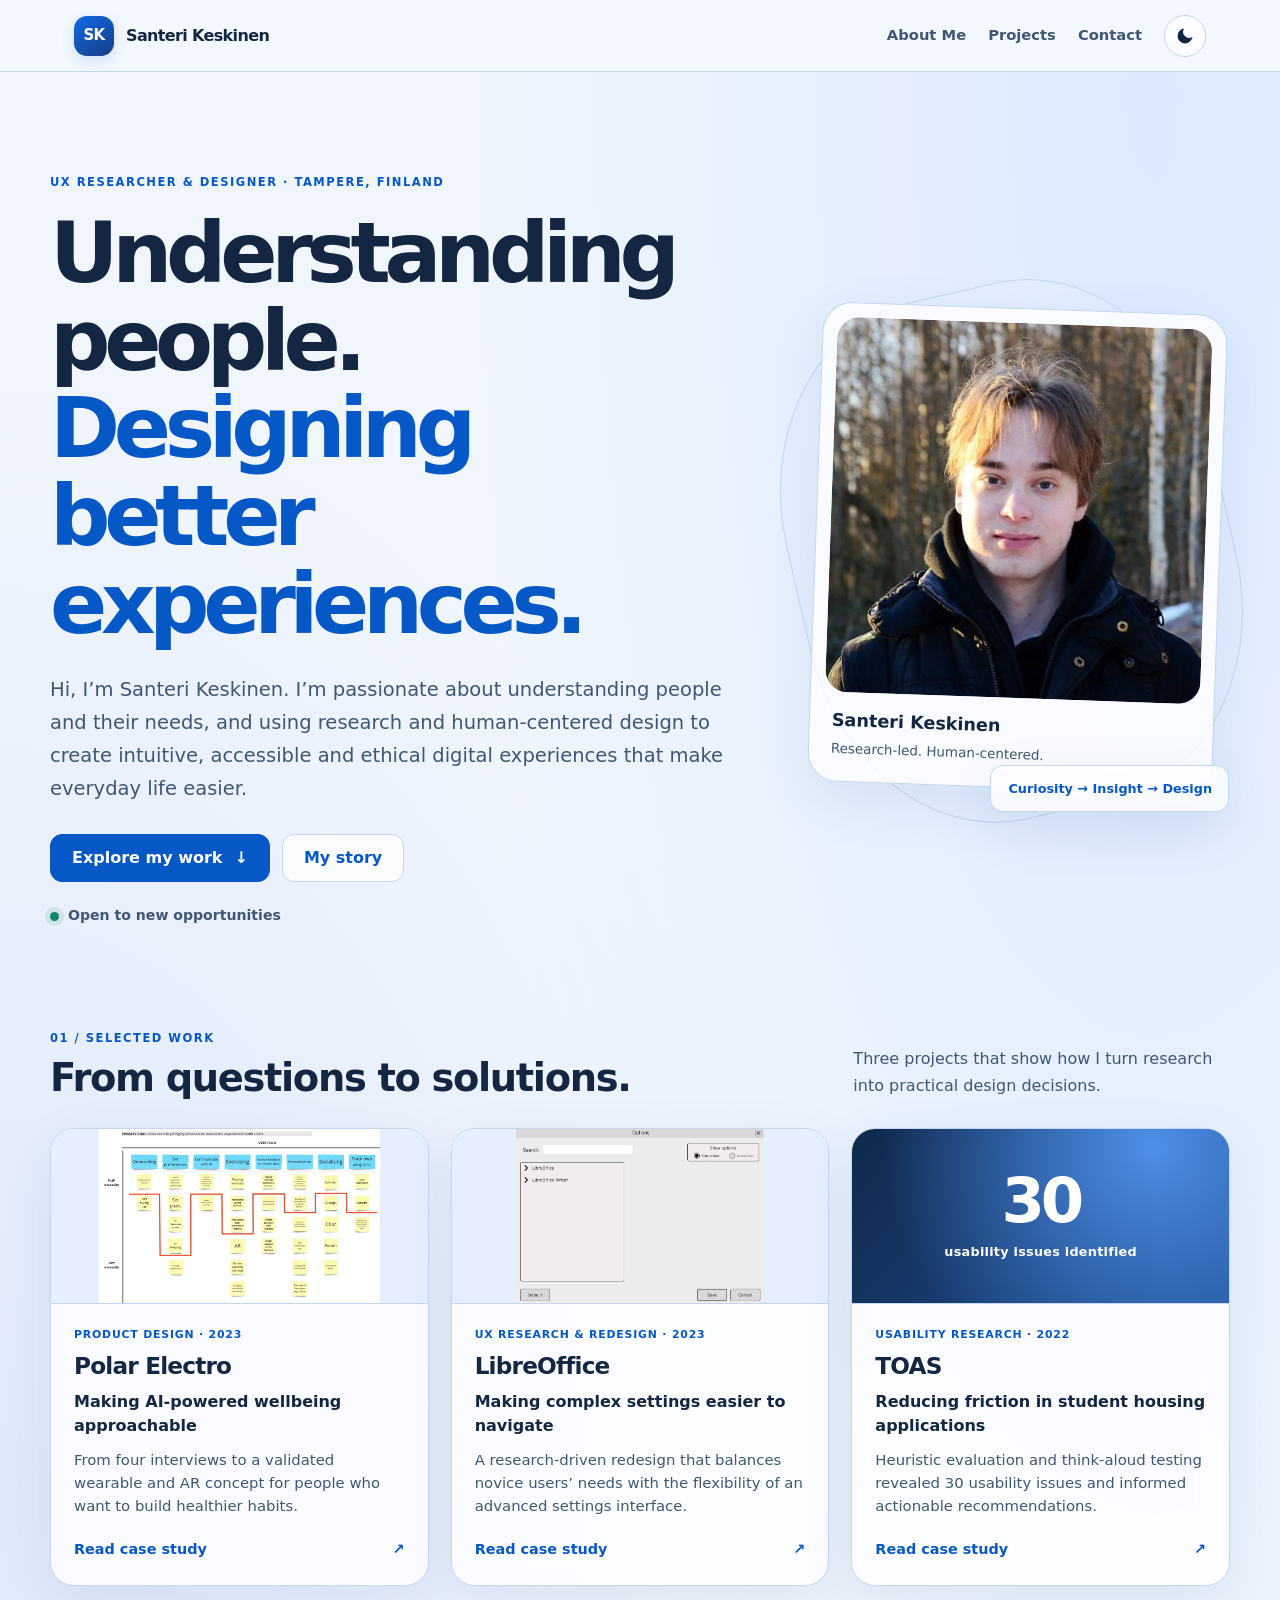
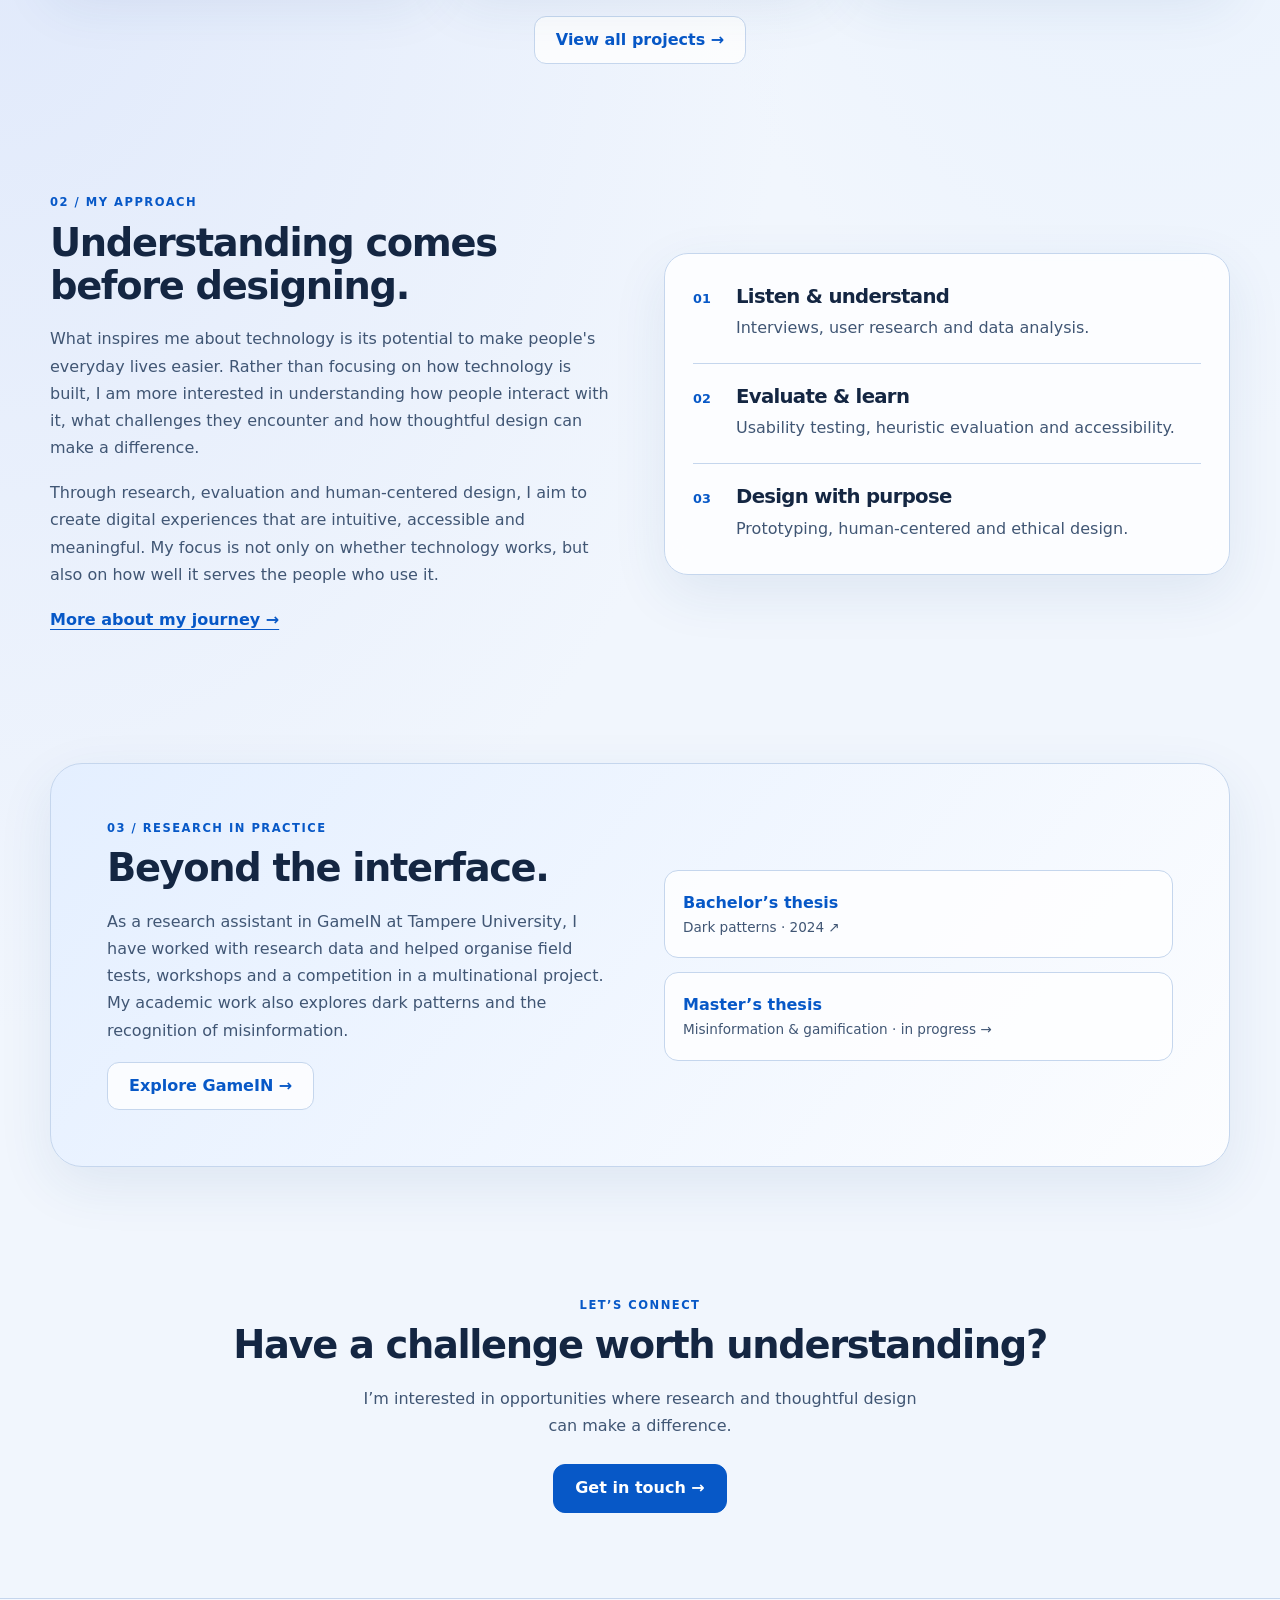
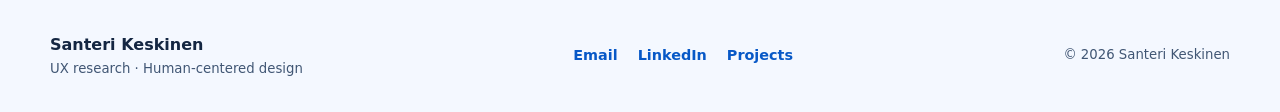
<file: index.html>
<!DOCTYPE html>
<html lang="en">
 <head>
  <meta charset="utf-8"/>
  <meta content="width=device-width, initial-scale=1.0" name="viewport"/>
  <title>
   Santeri Keskinen — UX Researcher &amp; Designer
  </title>
  <meta content="Portfolio of Santeri Keskinen, a UX researcher and designer studying Human–Technology Interaction at Tampere University." name="description"/>
  <link href="data:image/svg+xml,%3Csvg xmlns='http://www.w3.org/2000/svg' viewBox='0 0 100 100'%3E%3Crect width='100' height='100' rx='22' fill='%230062cc'/%3E%3Ctext x='50' y='67' font-size='46' font-weight='700' text-anchor='middle' fill='white' font-family='sans-serif'%3ESK%3C/text%3E%3C/svg%3E" rel="icon"/>
  <link href="styles.css" rel="stylesheet"/>
  <script src="script.js">
  </script>
  <meta content="Santeri Keskinen — UX Researcher &amp; Designer" property="og:title"/>
  <meta content="Portfolio of Santeri Keskinen, a UX researcher and designer studying Human–Technology Interaction at Tampere University." property="og:description"/>
  <meta content="website" property="og:type"/>
  <meta content="https://santkesk.github.io/" property="og:url"/>
  <meta content="https://santkesk.github.io/images/social-preview.png" property="og:image"/>
  <meta content="Santeri Keskinen — UX Researcher and Designer" property="og:image:alt"/>
  <meta content="summary_large_image" name="twitter:card"/>
  <meta content="#eaf2ff" name="theme-color"/>
  <link href="https://santkesk.github.io/" rel="canonical"/>
 </head>
 <body>
  <a class="skip-link" href="#main">
   Skip to main content
  </a>
  <header class="navbar">
   <div class="nav-container">
    <a aria-current="page" class="logo" href="index.html">
     <span aria-hidden="true" class="brand-mark">
      SK
     </span>
     Santeri Keskinen
    </a>
    <nav aria-label="Main navigation">
     <ul class="nav-links">
      <li>
       <a href="about.html">
        About Me
       </a>
      </li>
      <li>
       <a href="projects.html">
        Projects
       </a>
      </li>
      <li>
       <a href="contact.html">
        Contact
       </a>
      </li>
      <li>
       <button aria-label="Dark mode" aria-pressed="false" class="theme-toggle" title="Dark mode" type="button">
        <svg aria-hidden="true" class="icon-moon" viewbox="0 0 24 24">
         <path d="M21 12.8A9 9 0 1 1 11.2 3a7 7 0 0 0 9.8 9.8z">
         </path>
        </svg>
        <svg aria-hidden="true" class="icon-sun" viewbox="0 0 24 24">
         <circle cx="12" cy="12" r="4">
         </circle>
         <path d="M12 2v3M12 19v3M2 12h3M19 12h3M4.9 4.9L7 7M17 17l2.1 2.1M4.9 19.1L7 17M17 7l2.1-2.1" fill="none" stroke="currentColor" stroke-linecap="round" stroke-width="2">
         </path>
        </svg>
       </button>
      </li>
     </ul>
    </nav>
   </div>
  </header>
  <main class="home-main" id="main">
   <section class="hero" id="hero">
    <div class="hero-inner">
     <div class="hero-content">
      <p class="eyebrow">
       UX RESEARCHER &amp; DESIGNER · TAMPERE, FINLAND
      </p>
      <h1>
       Understanding people.
       <em>
        Designing better experiences.
       </em>
      </h1>
      <p class="hero-lead">
       Hi, I’m Santeri Keskinen. I’m passionate about understanding people and their needs, and using research and human-centered design to create intuitive, accessible and ethical digital experiences that make everyday life easier.
      </p>
      <div class="hero-actions">
       <a class="btn-primary" href="#projects">
        Explore my work
        <span aria-hidden="true">
         ↓
        </span>
       </a>
       <a class="btn btn-outline" href="about.html">
        My story
       </a>
      </div>
      <p class="hero-note">
       <span class="status-dot">
       </span>
       Open to new opportunities
      </p>
     </div>
     <div class="hero-visual">
      <div aria-hidden="true" class="orbit">
      </div>
      <div class="portrait-card">
       <img alt="Portrait of Santeri Keskinen" fetchpriority="high" height="400" src="images/profile.jpg" width="400"/>
       <div>
        <strong>
         Santeri Keskinen
        </strong>
        <span>
         Research-led. Human-centered.
        </span>
       </div>
      </div>
      <div class="floating-note">
       Curiosity → Insight → Design
      </div>
     </div>
    </div>
   </section>
   <section class="section selected" id="projects">
    <div class="container">
     <div class="section-heading">
      <div>
       <p class="eyebrow">
        01 / SELECTED WORK
       </p>
       <h2>
        From questions to solutions.
       </h2>
      </div>
      <p>
       Three projects that show how I turn research into practical design decisions.
      </p>
     </div>
     <div class="project-grid">
      <a class="project-card glass" href="Projects/polar.html">
       <div class="card-art">
        <img alt="" height="687" loading="lazy" src="images/polar-story-map.webp" width="1104"/>
       </div>
       <div class="card-content">
        <p class="eyebrow">
         Product design · 2023
        </p>
        <h3>
         Polar Electro
        </h3>
        <p class="card-headline">
         Making AI-powered wellbeing approachable
        </p>
        <p>
         From four interviews to a validated wearable and AR concept for people who want to build healthier habits.
        </p>
        <span class="card-link">
         Read case study
         <span aria-hidden="true">
          ↗
         </span>
        </span>
       </div>
      </a>
      <a class="project-card glass" href="Projects/libreoffice.html">
       <div class="card-art">
        <img alt="" height="587" loading="lazy" src="images/libreoffice-after.webp" width="833"/>
       </div>
       <div class="card-content">
        <p class="eyebrow">
         UX research &amp; redesign · 2023
        </p>
        <h3>
         LibreOffice
        </h3>
        <p class="card-headline">
         Making complex settings easier to navigate
        </p>
        <p>
         A research-driven redesign that balances novice users’ needs with the flexibility of an advanced settings interface.
        </p>
        <span class="card-link">
         Read case study
         <span aria-hidden="true">
          ↗
         </span>
        </span>
       </div>
      </a>
      <a class="project-card glass" href="Projects/toas.html">
       <div aria-hidden="true" class="card-art graphic toas">
        <span class="art-number">
         30
        </span>
        <span>
         usability issues identified
        </span>
       </div>
       <div class="card-content">
        <p class="eyebrow">
         Usability research · 2022
        </p>
        <h3>
         TOAS
        </h3>
        <p class="card-headline">
         Reducing friction in student housing applications
        </p>
        <p>
         Heuristic evaluation and think-aloud testing revealed 30 usability issues and informed actionable recommendations.
        </p>
        <span class="card-link">
         Read case study
         <span aria-hidden="true">
          ↗
         </span>
        </span>
       </div>
      </a>
     </div>
     <div class="center">
      <a class="btn btn-outline" href="projects.html">
       View all projects →
      </a>
     </div>
    </div>
   </section>
   <section class="section story">
    <div class="container story-grid">
     <div>
      <p class="eyebrow">
       02 / MY APPROACH
      </p>
      <h2>
       Understanding comes before designing.
      </h2>
      <p>
       What inspires me about technology is its potential to make people's everyday lives easier. Rather than focusing on how technology is built, I am more interested in understanding how people interact with it, what challenges they encounter and how thoughtful design can make a difference.
      </p>
      <p>
       Through research, evaluation and human-centered design, I aim to create digital experiences that are intuitive, accessible and meaningful. My focus is not only on whether technology works, but also on how well it serves the people who use it.
      </p>
      <a class="text-link" href="about.html">
       More about my journey →
      </a>
     </div>
     <div class="competencies glass-light">
      <div>
       <span>
        01
       </span>
       <h3>
        Listen &amp; understand
       </h3>
       <p>
        Interviews, user research and data analysis.
       </p>
      </div>
      <div>
       <span>
        02
       </span>
       <h3>
        Evaluate &amp; learn
       </h3>
       <p>
        Usability testing, heuristic evaluation and accessibility.
       </p>
      </div>
      <div>
       <span>
        03
       </span>
       <h3>
        Design with purpose
       </h3>
       <p>
        Prototyping, human-centered and ethical design.
       </p>
      </div>
     </div>
    </div>
   </section>
   <section class="section research">
    <div class="container research-panel">
     <div>
      <p class="eyebrow">
       03 / RESEARCH IN PRACTICE
      </p>
      <h2>
       Beyond the interface.
      </h2>
      <p>
       As a research assistant in GameIN at Tampere University, I have worked with research data and helped organise field tests, workshops and a competition in a multinational project. My academic work also explores dark patterns and the recognition of misinformation.
      </p>
      <a class="btn btn-outline" href="Projects/gamein.html">
       Explore GameIN →
      </a>
     </div>
     <div class="research-links">
      <a href="https://urn.fi/URN:NBN:fi:tuni-202404294777">
       Bachelor’s thesis
       <span>
        Dark patterns · 2024 ↗
       </span>
      </a>
      <a href="about.html#education-title">
       Master’s thesis
       <span>
        Misinformation &amp; gamification · in progress →
       </span>
      </a>
     </div>
    </div>
   </section>
   <section class="section closing">
    <div class="container">
     <p class="eyebrow">
      LET’S CONNECT
     </p>
     <h2>
      Have a challenge worth understanding?
     </h2>
     <p>
      I’m interested in opportunities where research and thoughtful design can make a difference.
     </p>
     <a class="btn-primary" href="contact.html">
      Get in touch →
     </a>
    </div>
   </section>
  </main>
  <footer class="footer">
   <div class="footer-inner">
    <div>
     <strong>
      Santeri Keskinen
     </strong>
     <p>
      UX research · Human-centered design
     </p>
    </div>
    <div class="footer-links">
     <a href="mailto:santkesk@proton.me">
      Email
     </a>
     <a href="https://www.linkedin.com/in/santeri-keskinen/">
      LinkedIn
     </a>
     <a href="projects.html">
      Projects
     </a>
    </div>
    <p class="copyright">
     © 2026 Santeri Keskinen
    </p>
   </div>
  </footer>
 </body>
</html>
</file>
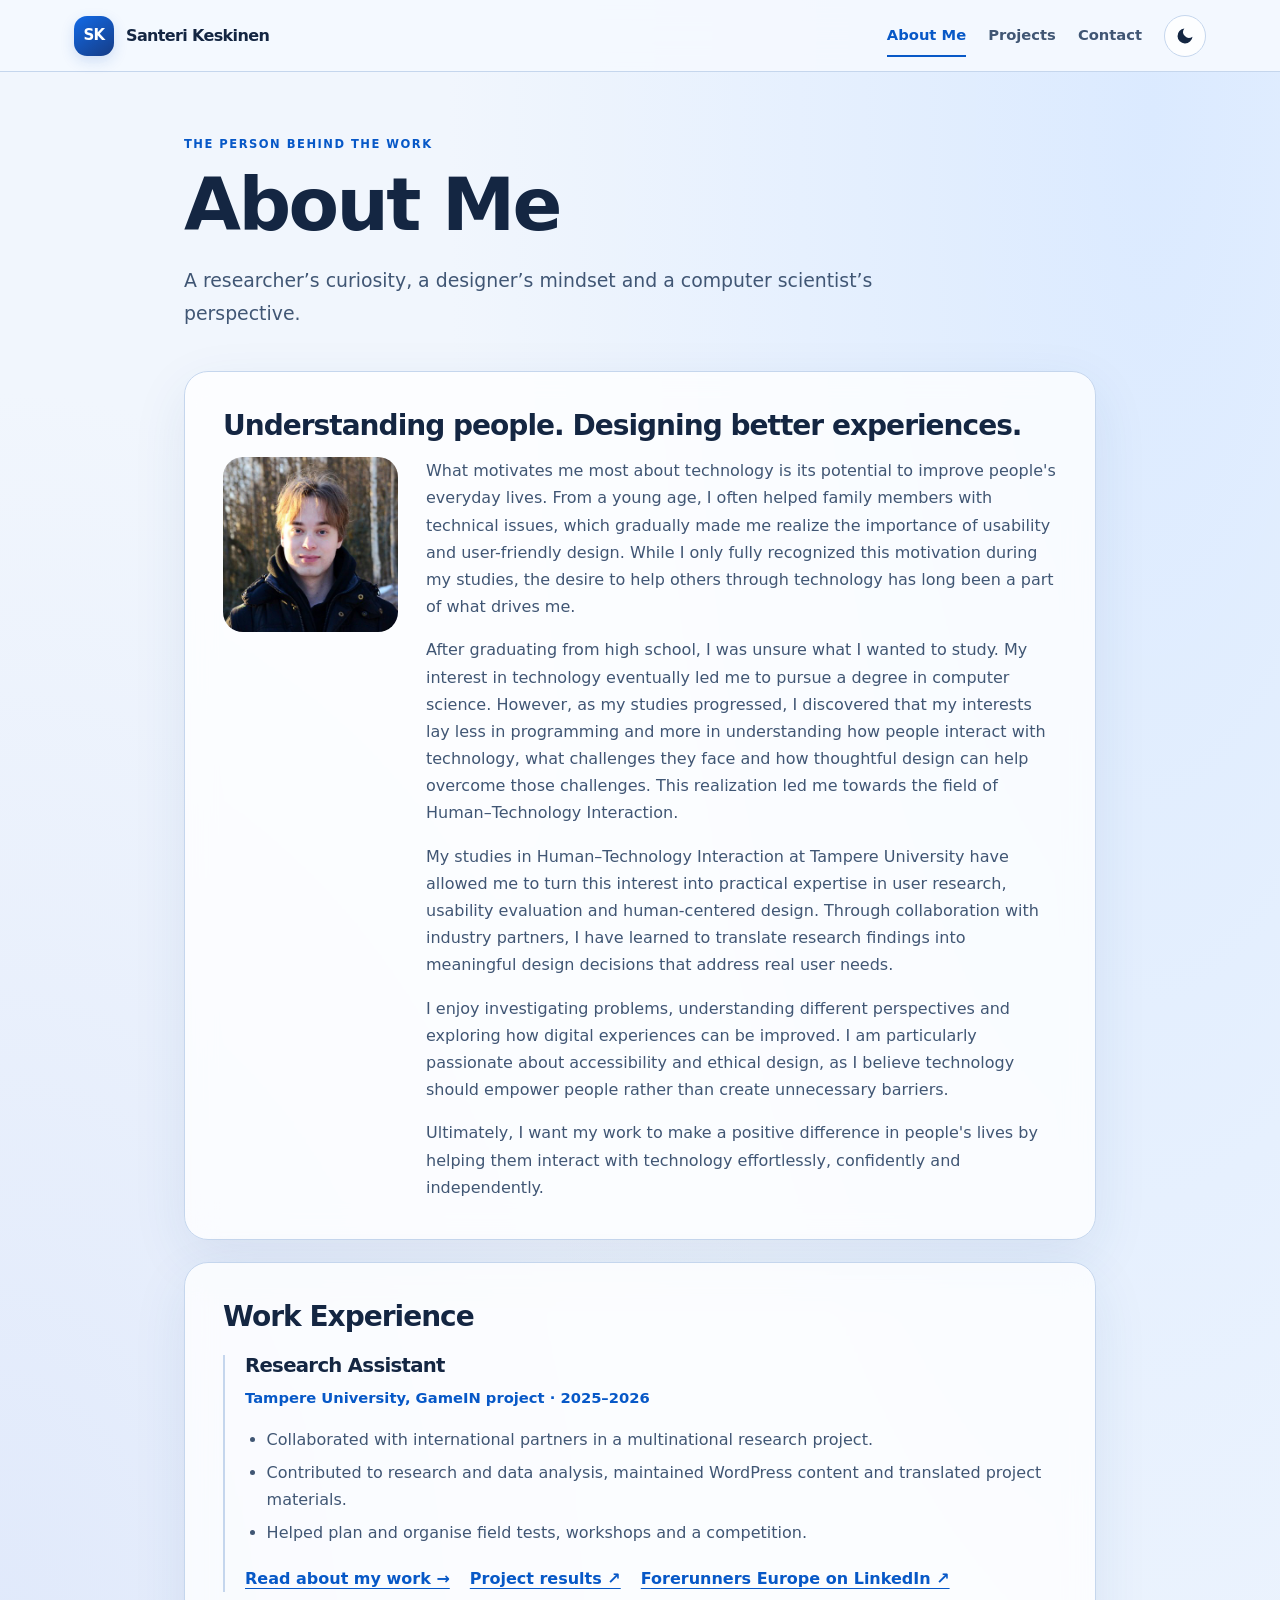
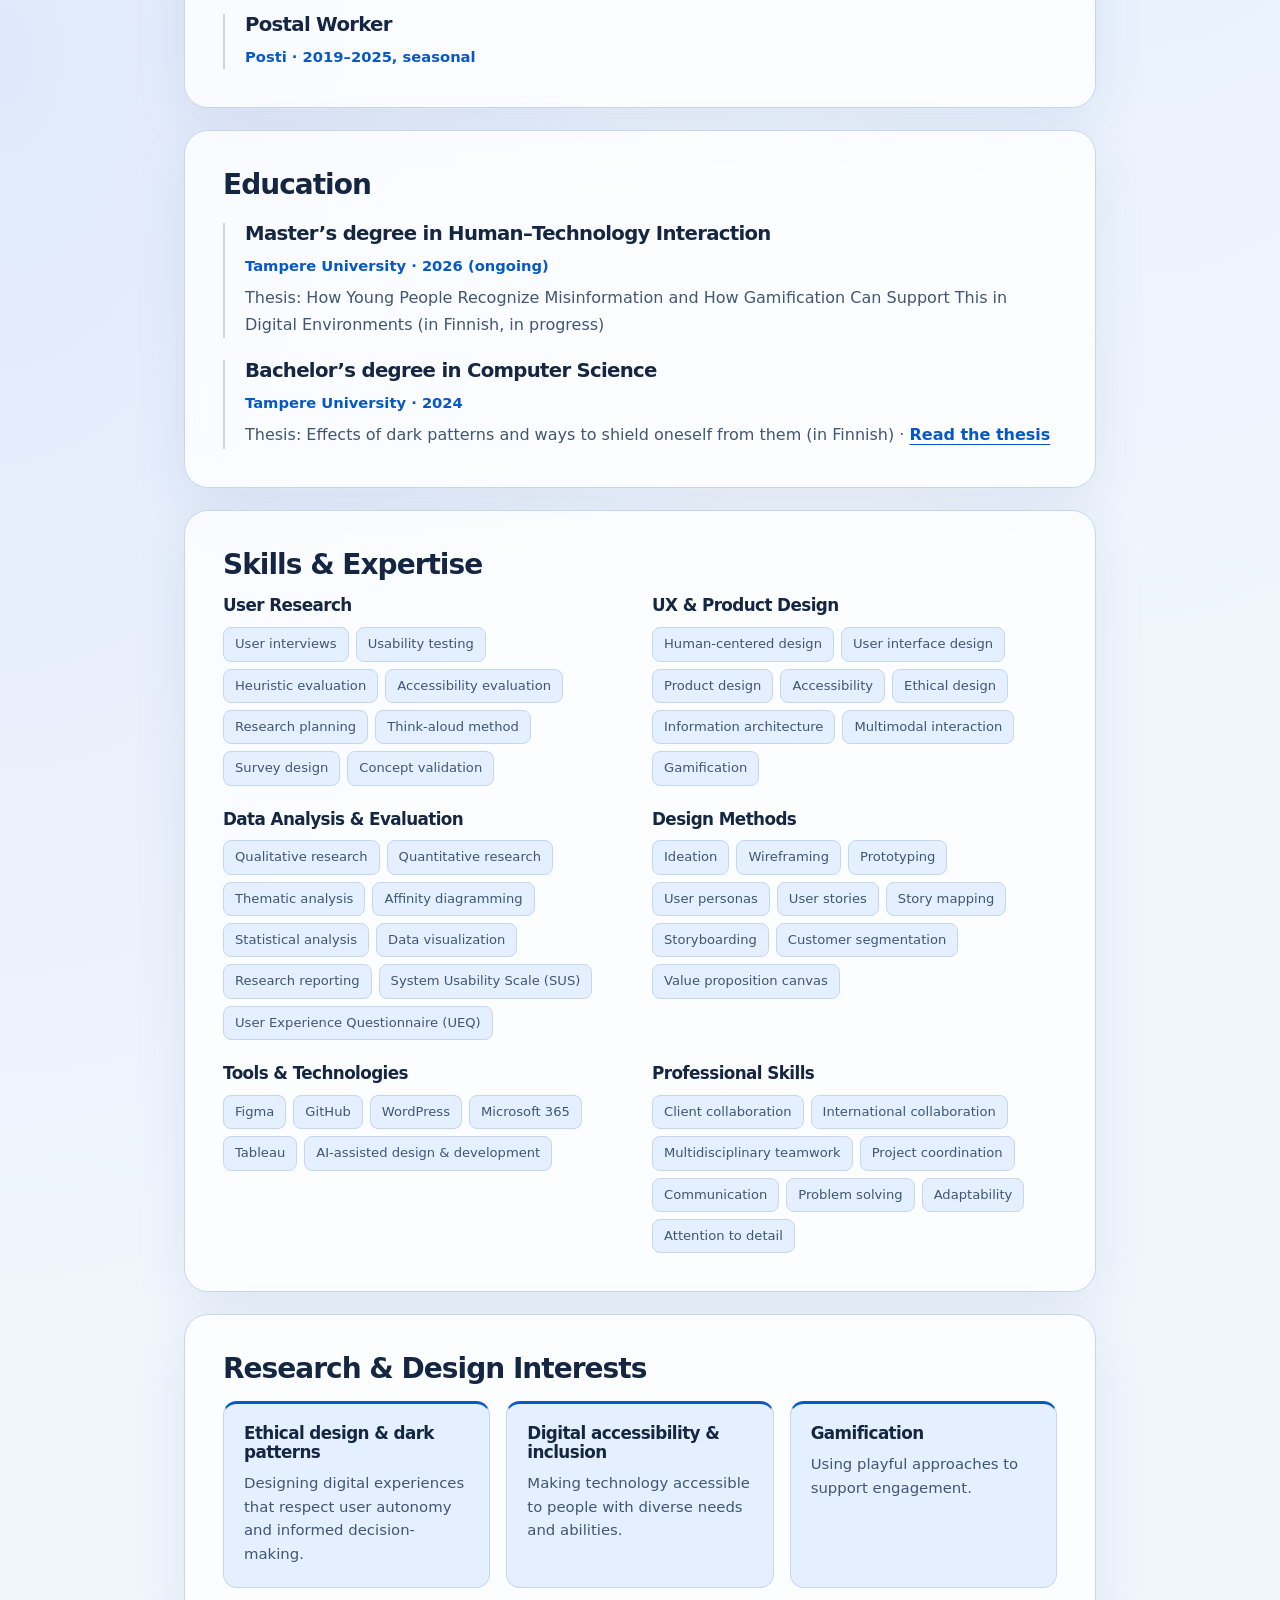
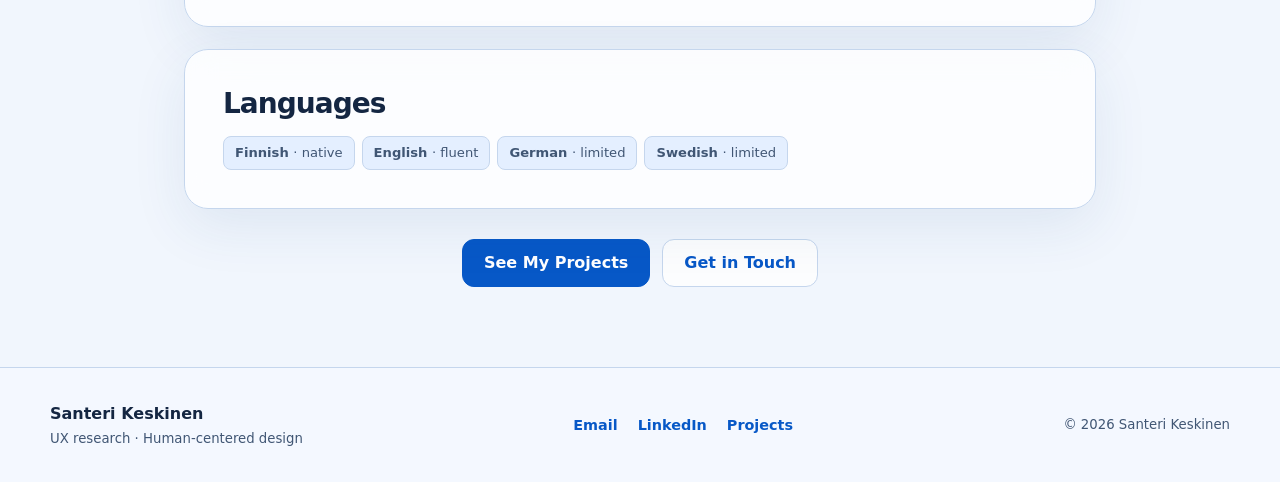
<file: about.html>
<!DOCTYPE html>
<html lang="en">
 <head>
  <meta charset="utf-8"/>
  <meta content="width=device-width, initial-scale=1.0" name="viewport"/>
  <title>
   About Me — Santeri Keskinen
  </title>
  <meta content="About Santeri Keskinen: education, work experience and skills in UX research and design." name="description"/>
  <link href="data:image/svg+xml,%3Csvg xmlns='http://www.w3.org/2000/svg' viewBox='0 0 100 100'%3E%3Crect width='100' height='100' rx='22' fill='%230062cc'/%3E%3Ctext x='50' y='67' font-size='46' font-weight='700' text-anchor='middle' fill='white' font-family='sans-serif'%3ESK%3C/text%3E%3C/svg%3E" rel="icon"/>
  <link href="styles.css" rel="stylesheet"/>
  <script src="script.js">
  </script>
  <meta content="About Me — Santeri Keskinen" property="og:title"/>
  <meta content="About Santeri Keskinen: education, work experience and skills in UX research and design." property="og:description"/>
  <meta content="website" property="og:type"/>
  <meta content="https://santkesk.github.io/about.html" property="og:url"/>
  <meta content="https://santkesk.github.io/images/social-preview.png" property="og:image"/>
  <meta content="Santeri Keskinen — UX Researcher and Designer" property="og:image:alt"/>
  <meta content="summary_large_image" name="twitter:card"/>
  <meta content="#eaf2ff" name="theme-color"/>
  <link href="https://santkesk.github.io/about.html" rel="canonical"/>
 </head>
 <body class="about-me">
  <a class="skip-link" href="#main">
   Skip to main content
  </a>
  <header class="navbar">
   <div class="nav-container">
    <a class="logo" href="index.html">
     <span aria-hidden="true" class="brand-mark">
      SK
     </span>
     Santeri Keskinen
    </a>
    <nav aria-label="Main navigation">
     <ul class="nav-links">
      <li>
       <a aria-current="page" href="about.html">
        About Me
       </a>
      </li>
      <li>
       <a href="projects.html">
        Projects
       </a>
      </li>
      <li>
       <a href="contact.html">
        Contact
       </a>
      </li>
      <li>
       <button aria-label="Dark mode" aria-pressed="false" class="theme-toggle" title="Dark mode" type="button">
        <svg aria-hidden="true" class="icon-moon" viewbox="0 0 24 24">
         <path d="M21 12.8A9 9 0 1 1 11.2 3a7 7 0 0 0 9.8 9.8z">
         </path>
        </svg>
        <svg aria-hidden="true" class="icon-sun" viewbox="0 0 24 24">
         <circle cx="12" cy="12" r="4">
         </circle>
         <path d="M12 2v3M12 19v3M2 12h3M19 12h3M4.9 4.9L7 7M17 17l2.1 2.1M4.9 19.1L7 17M17 7l2.1-2.1" fill="none" stroke="currentColor" stroke-linecap="round" stroke-width="2">
         </path>
        </svg>
       </button>
      </li>
     </ul>
    </nav>
   </div>
  </header>
  <main id="main">
   <div class="page-intro">
    <p class="eyebrow">
     THE PERSON BEHIND THE WORK
    </p>
    <h1>
     About Me
    </h1>
    <p>
     A researcher’s curiosity, a designer’s mindset and a computer scientist’s perspective.
    </p>
   </div>
   <section aria-labelledby="intro-title" class="glass-light about-section">
    <h2 id="intro-title">
     Understanding people. Designing better experiences.
    </h2>
    <div class="intro-layout">
     <img alt="Portrait of Santeri Keskinen" class="profile-photo" height="400" src="images/profile.jpg" width="400"/>
     <div class="intro-text">
      <p>
       What motivates me most about technology is its potential to improve people's everyday lives. From a young age, I often helped family members with technical issues, which gradually made me realize the importance of usability and user-friendly design. While I only fully recognized this motivation during my studies, the desire to help others through technology has long been a part of what drives me.
      </p>
      <p>
       After graduating from high school, I was unsure what I wanted to study. My interest in technology eventually led me to pursue a degree in computer science. However, as my studies progressed, I discovered that my interests lay less in programming and more in understanding how people interact with technology, what challenges they face and how thoughtful design can help overcome those challenges. This realization led me towards the field of Human–Technology Interaction.
      </p>
      <p>
       My studies in Human–Technology Interaction at Tampere University have allowed me to turn this interest into practical expertise in user research, usability evaluation and human-centered design. Through collaboration with industry partners, I have learned to translate research findings into meaningful design decisions that address real user needs.
      </p>
      <p>
       I enjoy investigating problems, understanding different perspectives and exploring how digital experiences can be improved. I am particularly passionate about accessibility and ethical design, as I believe technology should empower people rather than create unnecessary barriers.
      </p>
      <p>
       Ultimately, I want my work to make a positive difference in people's lives by helping them interact with technology effortlessly, confidently and independently.
      </p>
     </div>
    </div>
   </section>
   <section aria-labelledby="experience-title" class="glass-light about-section">
    <h2 id="experience-title">
     Work Experience
    </h2>
    <div class="entry">
     <h3>
      Research Assistant
     </h3>
     <p class="meta">
      Tampere University, GameIN project · 2025–2026
     </p>
     <ul>
      <li>
       Collaborated with international partners in a multinational research project.
      </li>
      <li>
       Contributed to research and data analysis, maintained WordPress content and translated project materials.
      </li>
      <li>
       Helped plan and organise field tests, workshops and a competition.
      </li>
     </ul>
     <div class="project-links inline-links">
      <a class="text-link" href="Projects/gamein.html">
       Read about my work →
      </a>
      <a class="text-link" href="https://gamie.org/">
       Project results ↗
      </a>
      <a class="text-link" href="https://www.linkedin.com/company/forerunners-europe/">
       Forerunners Europe on LinkedIn ↗
      </a>
     </div>
    </div>
    <div class="entry">
     <h3>
      Postal Worker
     </h3>
     <p class="meta">
      Posti · 2019–2025, seasonal
     </p>
    </div>
   </section>
   <section aria-labelledby="education-title" class="glass-light about-section">
    <h2 id="education-title">
     Education
    </h2>
    <div class="entry">
     <h3>
      Master’s degree in Human–Technology Interaction
     </h3>
     <p class="meta">
      Tampere University · 2026 (ongoing)
     </p>
     <p>
      Thesis: How Young People Recognize Misinformation and How Gamification Can Support This in Digital Environments (in Finnish, in progress)
     </p>
    </div>
    <div class="entry">
     <h3>
      Bachelor’s degree in Computer Science
     </h3>
     <p class="meta">
      Tampere University · 2024
     </p>
     <p>
      Thesis: Effects of dark patterns and ways to shield oneself from them (in Finnish) ·
      <a class="text-link" href="https://urn.fi/URN:NBN:fi:tuni-202404294777" rel="noopener" target="_blank">
       Read the thesis
       <span class="visually-hidden">
        (opens in a new tab)
       </span>
      </a>
     </p>
    </div>
   </section>
   <section aria-labelledby="skills-title" class="glass-light about-section">
    <h2 id="skills-title">Skills &amp; Expertise</h2>
    <div class="skills-grid">
     <div class="skill-group">
      <h3>User Research</h3>
      <ul class="tag-list">
       <li class="skill-tag">User interviews</li>
       <li class="skill-tag">Usability testing</li>
       <li class="skill-tag">Heuristic evaluation</li>
       <li class="skill-tag">Accessibility evaluation</li>
       <li class="skill-tag">Research planning</li>
       <li class="skill-tag">Think-aloud method</li>
       <li class="skill-tag">Survey design</li>
       <li class="skill-tag">Concept validation</li>
      </ul>
     </div>
     <div class="skill-group">
      <h3>UX &amp; Product Design</h3>
      <ul class="tag-list">
       <li class="skill-tag">Human-centered design</li>
       <li class="skill-tag">User interface design</li>
       <li class="skill-tag">Product design</li>
       <li class="skill-tag">Accessibility</li>
       <li class="skill-tag">Ethical design</li>
       <li class="skill-tag">Information architecture</li>
       <li class="skill-tag">Multimodal interaction</li>
       <li class="skill-tag">Gamification</li>
      </ul>
     </div>
     <div class="skill-group">
      <h3>Data Analysis &amp; Evaluation</h3>
      <ul class="tag-list">
       <li class="skill-tag">Qualitative research</li>
       <li class="skill-tag">Quantitative research</li>
       <li class="skill-tag">Thematic analysis</li>
       <li class="skill-tag">Affinity diagramming</li>
       <li class="skill-tag">Statistical analysis</li>
       <li class="skill-tag">Data visualization</li>
       <li class="skill-tag">Research reporting</li>
       <li class="skill-tag">System Usability Scale (SUS)</li>
       <li class="skill-tag">User Experience Questionnaire (UEQ)</li>
      </ul>
     </div>
     <div class="skill-group">
      <h3>Design Methods</h3>
      <ul class="tag-list">
       <li class="skill-tag">Ideation</li>
       <li class="skill-tag">Wireframing</li>
       <li class="skill-tag">Prototyping</li>
       <li class="skill-tag">User personas</li>
       <li class="skill-tag">User stories</li>
       <li class="skill-tag">Story mapping</li>
       <li class="skill-tag">Storyboarding</li>
       <li class="skill-tag">Customer segmentation</li>
       <li class="skill-tag">Value proposition canvas</li>
      </ul>
     </div>
     <div class="skill-group">
      <h3>Tools &amp; Technologies</h3>
      <ul class="tag-list">
       <li class="skill-tag">Figma</li>
       <li class="skill-tag">GitHub</li>
       <li class="skill-tag">WordPress</li>
       <li class="skill-tag">Microsoft 365</li>
       <li class="skill-tag">Tableau</li>
       <li class="skill-tag">AI-assisted design &amp; development</li>
      </ul>
     </div>
     <div class="skill-group">
      <h3>Professional Skills</h3>
      <ul class="tag-list">
       <li class="skill-tag">Client collaboration</li>
       <li class="skill-tag">International collaboration</li>
       <li class="skill-tag">Multidisciplinary teamwork</li>
       <li class="skill-tag">Project coordination</li>
       <li class="skill-tag">Communication</li>
       <li class="skill-tag">Problem solving</li>
       <li class="skill-tag">Adaptability</li>
       <li class="skill-tag">Attention to detail</li>
      </ul>
     </div>
    </div>
   </section>
   <section aria-labelledby="interests-title" class="glass-light about-section">
    <h2 id="interests-title">Research &amp; Design Interests</h2>
    <div class="interests-grid">
     <article class="interest-card">
      <h3>Ethical design &amp; dark patterns</h3>
      <p>Designing digital experiences that respect user autonomy and informed decision-making.</p>
     </article>
     <article class="interest-card">
      <h3>Digital accessibility &amp; inclusion</h3>
      <p>Making technology accessible to people with diverse needs and abilities.</p>
     </article>
     <article class="interest-card">
      <h3>Gamification</h3>
      <p>Using playful approaches to support engagement.</p>
     </article>
    </div>
   </section>
   <section aria-labelledby="languages-title" class="glass-light about-section">
    <h2 id="languages-title">
     Languages
    </h2>
    <ul class="tag-list">
     <li class="skill-tag">
      <strong>
       Finnish
      </strong>
      · native
     </li>
     <li class="skill-tag">
      <strong>
       English
      </strong>
      · fluent
     </li>
     <li class="skill-tag">
      <strong>
       German
      </strong>
      · limited
     </li>
     <li class="skill-tag">
      <strong>
       Swedish
      </strong>
      · limited
     </li>
    </ul>
   </section>
   <div class="center">
    <a class="btn" href="projects.html">
     See My Projects
    </a>
    <a class="btn btn-outline" href="contact.html">
     Get in Touch
    </a>
   </div>
  </main>
  <footer class="footer">
   <div class="footer-inner">
    <div>
     <strong>
      Santeri Keskinen
     </strong>
     <p>
      UX research · Human-centered design
     </p>
    </div>
    <div class="footer-links">
     <a href="mailto:santkesk@proton.me">
      Email
     </a>
     <a href="https://www.linkedin.com/in/santeri-keskinen/">
      LinkedIn
     </a>
     <a href="projects.html">
      Projects
     </a>
    </div>
    <p class="copyright">
     © 2026 Santeri Keskinen
    </p>
   </div>
  </footer>
 </body>
</html>
</file>
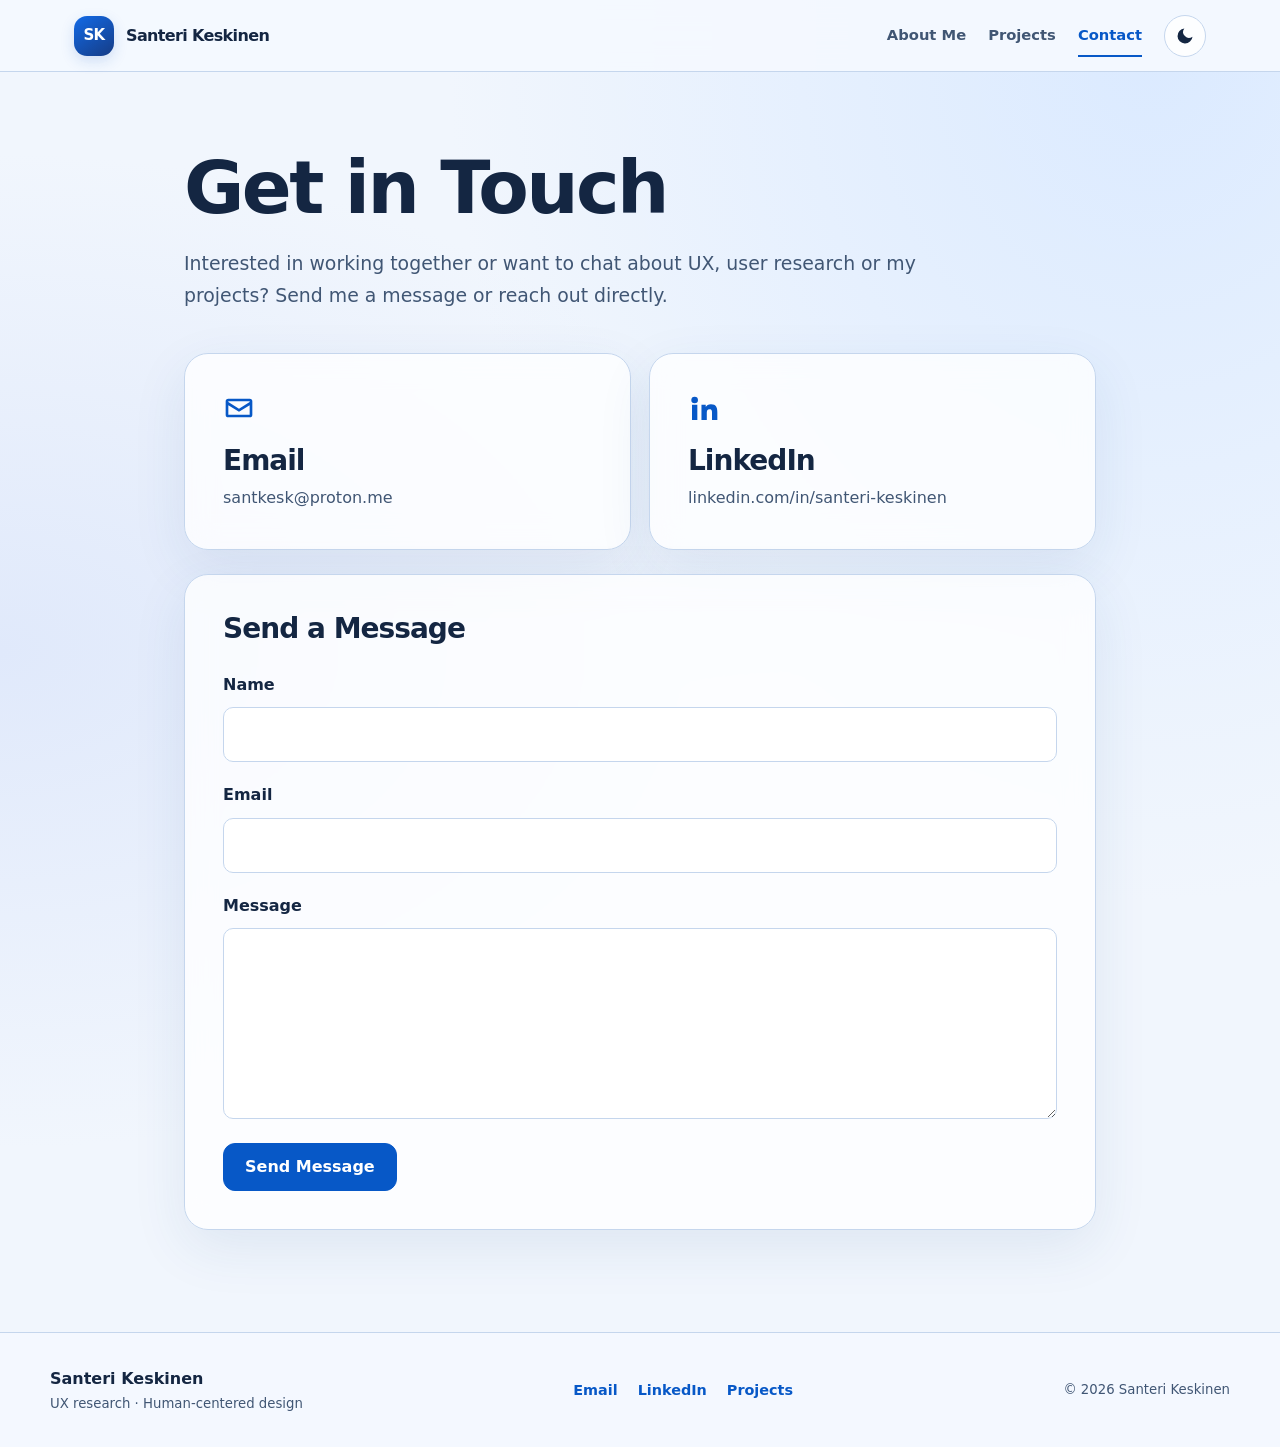
<file: contact.html>
<!DOCTYPE html>
<html lang="en">
 <head>
  <meta charset="utf-8"/>
  <meta content="width=device-width, initial-scale=1.0" name="viewport"/>
  <title>
   Santeri Keskinen – Contact
  </title>
  <meta content="Contact Santeri Keskinen by email, LinkedIn or the contact form." name="description"/>
  <link href="data:image/svg+xml,%3Csvg xmlns='http://www.w3.org/2000/svg' viewBox='0 0 100 100'%3E%3Crect width='100' height='100' rx='22' fill='%230062cc'/%3E%3Ctext x='50' y='67' font-size='46' font-weight='700' text-anchor='middle' fill='white' font-family='sans-serif'%3ESK%3C/text%3E%3C/svg%3E" rel="icon"/>
  <link href="styles.css" rel="stylesheet"/>
  <script src="script.js">
  </script>
  <meta content="Santeri Keskinen – Contact" property="og:title"/>
  <meta content="Contact Santeri Keskinen by email, LinkedIn or the contact form." property="og:description"/>
  <meta content="website" property="og:type"/>
  <meta content="https://santkesk.github.io/contact.html" property="og:url"/>
  <meta content="https://santkesk.github.io/images/social-preview.png" property="og:image"/>
  <meta content="Santeri Keskinen — UX Researcher and Designer" property="og:image:alt"/>
  <meta content="summary_large_image" name="twitter:card"/>
  <meta content="#eaf2ff" name="theme-color"/>
  <link href="https://santkesk.github.io/contact.html" rel="canonical"/>
 </head>
 <body class="contact-page">
  <a class="skip-link" href="#main">
   Skip to main content
  </a>
  <header class="navbar">
   <div class="nav-container">
    <a class="logo" href="index.html">
     <span aria-hidden="true" class="brand-mark">
      SK
     </span>
     Santeri Keskinen
    </a>
    <nav aria-label="Main navigation">
     <ul class="nav-links">
      <li>
       <a href="about.html">
        About Me
       </a>
      </li>
      <li>
       <a href="projects.html">
        Projects
       </a>
      </li>
      <li>
       <a aria-current="page" href="contact.html">
        Contact
       </a>
      </li>
      <li>
       <button aria-label="Dark mode" aria-pressed="false" class="theme-toggle" title="Dark mode" type="button">
        <svg aria-hidden="true" class="icon-moon" viewbox="0 0 24 24">
         <path d="M21 12.8A9 9 0 1 1 11.2 3a7 7 0 0 0 9.8 9.8z">
         </path>
        </svg>
        <svg aria-hidden="true" class="icon-sun" viewbox="0 0 24 24">
         <circle cx="12" cy="12" r="4">
         </circle>
         <path d="M12 2v3M12 19v3M2 12h3M19 12h3M4.9 4.9L7 7M17 17l2.1 2.1M4.9 19.1L7 17M17 7l2.1-2.1" fill="none" stroke="currentColor" stroke-linecap="round" stroke-width="2">
         </path>
        </svg>
       </button>
      </li>
     </ul>
    </nav>
   </div>
  </header>
  <main id="main">
   <div class="page-intro">
    <h1>
     Get in Touch
    </h1>
    <p>
     Interested in working together or want to chat about UX, user research or my projects? Send me a message or reach out directly.
    </p>
   </div>
   <section aria-label="Contact details" class="contact-cards">
    <a class="contact-card glass-light" href="mailto:santkesk@proton.me">
     <svg aria-hidden="true" viewbox="0 0 24 24">
      <path d="M4 5h16a2 2 0 0 1 2 2v10a2 2 0 0 1-2 2H4a2 2 0 0 1-2-2V7a2 2 0 0 1 2-2zm0 2v.5l8 5 8-5V7H4zm16 10V9.9l-8 5-8-5V17h16z">
      </path>
     </svg>
     <h2>
      Email
     </h2>
     <p>
      santkesk@proton.me
     </p>
    </a>
    <a class="contact-card glass-light" href="https://www.linkedin.com/in/santeri-keskinen/" rel="noopener" target="_blank">
     <svg aria-hidden="true" viewbox="0 0 24 24">
      <path d="M4.98 3.5a2.5 2.5 0 1 1 0 5 2.5 2.5 0 0 1 0-5zM3 9.5h4V21H3V9.5zm6.5 0h3.8v1.6h.1c.5-1 1.8-2 3.8-2 4 0 4.8 2.6 4.8 6V21h-4v-5.2c0-1.3 0-2.8-1.8-2.8s-2.1 1.3-2.1 2.7V21h-4V9.5z">
      </path>
     </svg>
     <h2>
      LinkedIn
     </h2>
     <p>
      linkedin.com/in/santeri-keskinen
      <span class="visually-hidden">
       (opens in a new tab)
      </span>
     </p>
    </a>
   </section>
   <section aria-labelledby="form-title" class="glass-light contact-form-box">
    <h2 id="form-title">
     Send a Message
    </h2>
    <form action="https://formspree.io/f/mzzzpzrd" class="contact-form" method="POST">
     <label for="name">
      Name
     </label>
     <input autocomplete="name" id="name" name="name" required="" type="text"/>
     <label for="email">
      Email
     </label>
     <input autocomplete="email" id="email" name="_replyto" required="" type="email"/>
     <label for="message">
      Message
     </label>
     <textarea id="message" name="message" required="" rows="6"></textarea>
     <button class="btn" type="submit">
      Send Message
     </button>
    </form>
   </section>
  </main>
  <footer class="footer">
   <div class="footer-inner">
    <div>
     <strong>
      Santeri Keskinen
     </strong>
     <p>
      UX research · Human-centered design
     </p>
    </div>
    <div class="footer-links">
     <a href="mailto:santkesk@proton.me">
      Email
     </a>
     <a href="https://www.linkedin.com/in/santeri-keskinen/">
      LinkedIn
     </a>
     <a href="projects.html">
      Projects
     </a>
    </div>
    <p class="copyright">
     © 2026 Santeri Keskinen
    </p>
   </div>
  </footer>
 </body>
</html>
</file>
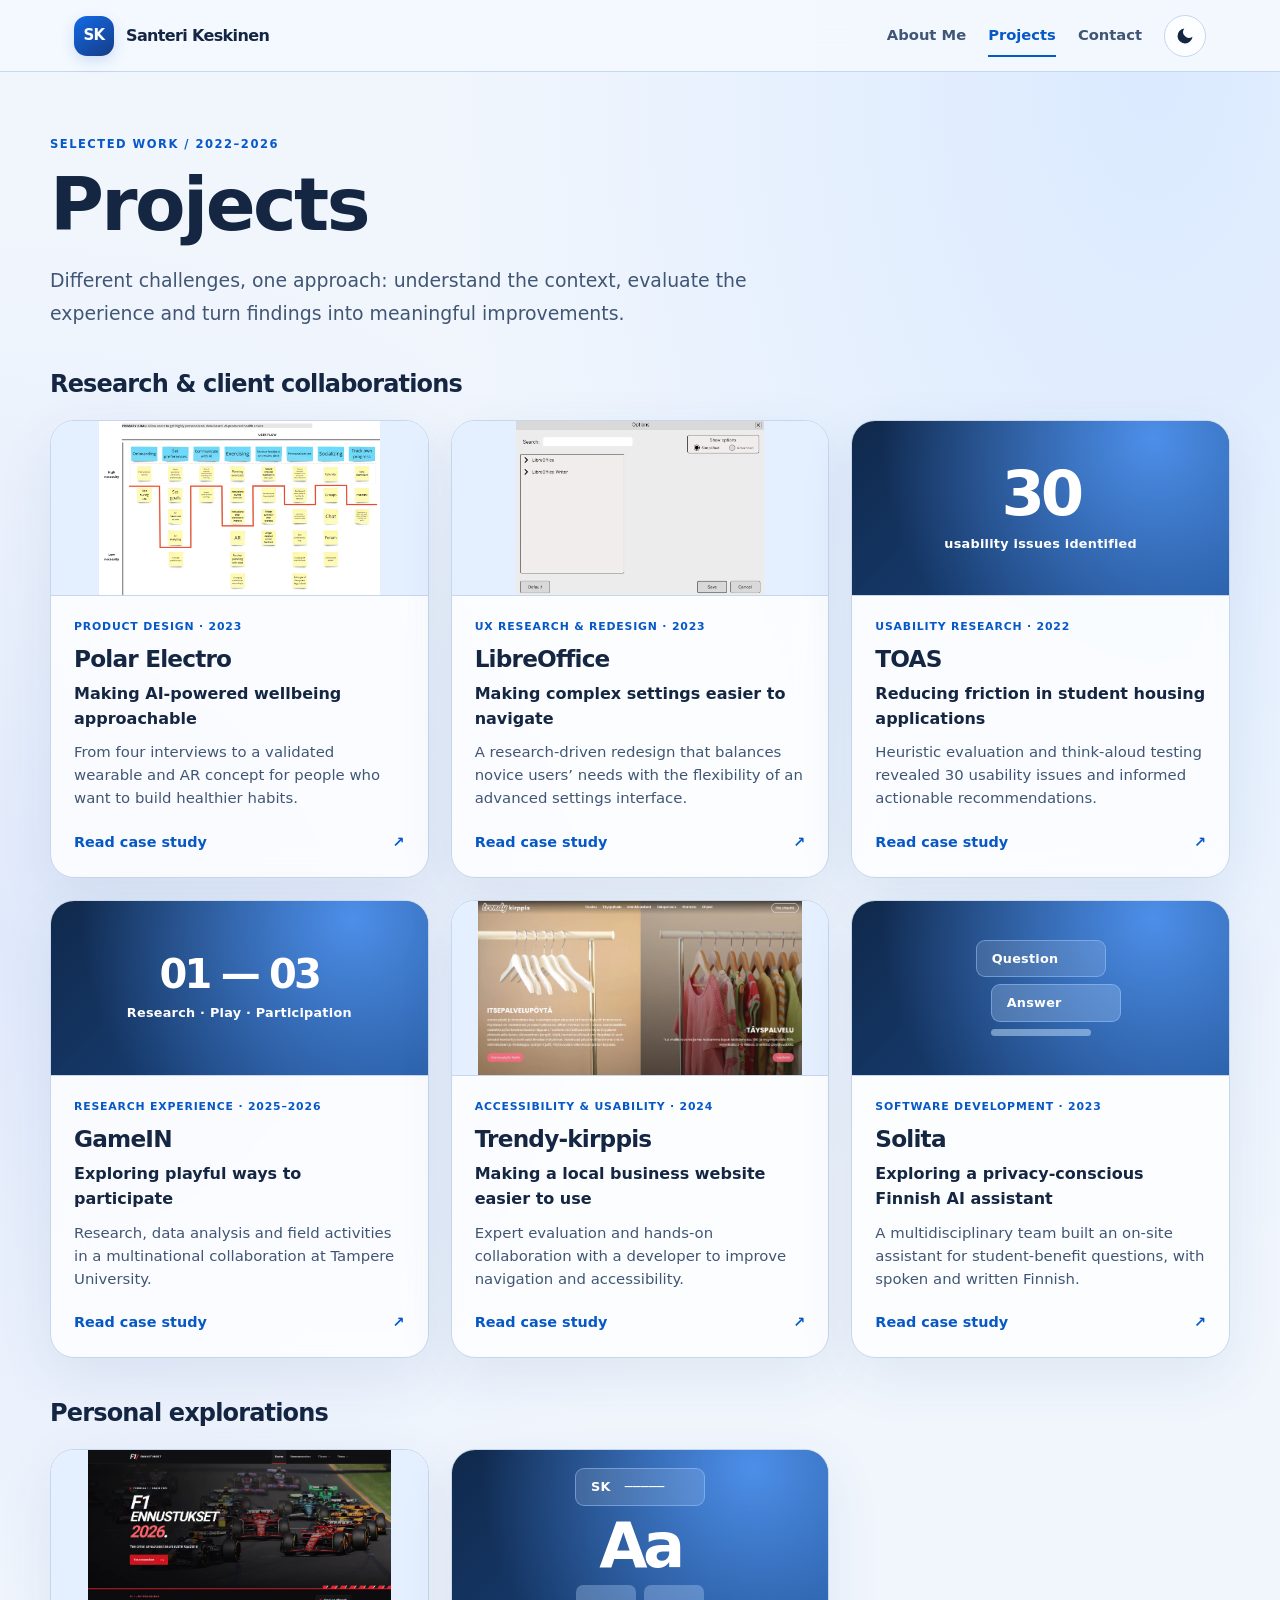
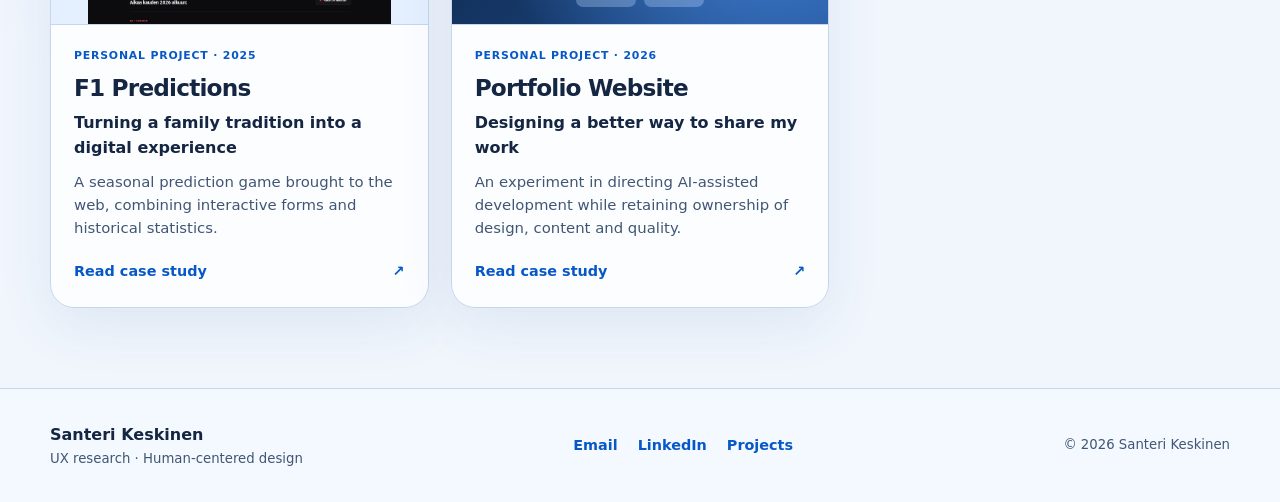
<file: projects.html>
<!DOCTYPE html>
<html lang="en">
 <head>
  <meta charset="utf-8"/>
  <meta content="width=device-width, initial-scale=1.0" name="viewport"/>
  <title>
   Santeri Keskinen – Projects
  </title>
  <meta content="UX research, usability evaluation and design projects by Santeri Keskinen." name="description"/>
  <link href="data:image/svg+xml,%3Csvg xmlns='http://www.w3.org/2000/svg' viewBox='0 0 100 100'%3E%3Crect width='100' height='100' rx='22' fill='%230062cc'/%3E%3Ctext x='50' y='67' font-size='46' font-weight='700' text-anchor='middle' fill='white' font-family='sans-serif'%3ESK%3C/text%3E%3C/svg%3E" rel="icon"/>
  <link href="styles.css" rel="stylesheet"/>
  <script src="script.js">
  </script>
  <meta content="Santeri Keskinen – Projects" property="og:title"/>
  <meta content="UX research, usability evaluation and design projects by Santeri Keskinen." property="og:description"/>
  <meta content="website" property="og:type"/>
  <meta content="https://santkesk.github.io/projects.html" property="og:url"/>
  <meta content="https://santkesk.github.io/images/social-preview.png" property="og:image"/>
  <meta content="Santeri Keskinen — UX Researcher and Designer" property="og:image:alt"/>
  <meta content="summary_large_image" name="twitter:card"/>
  <meta content="#eaf2ff" name="theme-color"/>
  <link href="https://santkesk.github.io/projects.html" rel="canonical"/>
 </head>
 <body class="projects-page">
  <a class="skip-link" href="#main">
   Skip to main content
  </a>
  <header class="navbar">
   <div class="nav-container">
    <a class="logo" href="index.html">
     <span aria-hidden="true" class="brand-mark">
      SK
     </span>
     Santeri Keskinen
    </a>
    <nav aria-label="Main navigation">
     <ul class="nav-links">
      <li>
       <a href="about.html">
        About Me
       </a>
      </li>
      <li>
       <a aria-current="page" href="projects.html">
        Projects
       </a>
      </li>
      <li>
       <a href="contact.html">
        Contact
       </a>
      </li>
      <li>
       <button aria-label="Dark mode" aria-pressed="false" class="theme-toggle" title="Dark mode" type="button">
        <svg aria-hidden="true" class="icon-moon" viewbox="0 0 24 24">
         <path d="M21 12.8A9 9 0 1 1 11.2 3a7 7 0 0 0 9.8 9.8z">
         </path>
        </svg>
        <svg aria-hidden="true" class="icon-sun" viewbox="0 0 24 24">
         <circle cx="12" cy="12" r="4">
         </circle>
         <path d="M12 2v3M12 19v3M2 12h3M19 12h3M4.9 4.9L7 7M17 17l2.1 2.1M4.9 19.1L7 17M17 7l2.1-2.1" fill="none" stroke="currentColor" stroke-linecap="round" stroke-width="2">
         </path>
        </svg>
       </button>
      </li>
     </ul>
    </nav>
   </div>
  </header>
  <main class="listing-main" id="main">
   <div class="page-intro">
    <p class="eyebrow">
     SELECTED WORK / 2022–2026
    </p>
    <h1>
     Projects
    </h1>
    <p>
     Different challenges, one approach: understand the context, evaluate the experience and turn findings into meaningful improvements.
    </p>
   </div>
   <section aria-labelledby="client-work">
    <h2 class="section-label" id="client-work">
     Research &amp; client collaborations
    </h2>
    <div class="project-grid">
     <a class="project-card glass" href="Projects/polar.html">
      <div class="card-art">
       <img alt="" height="687" loading="lazy" src="images/polar-story-map.webp" width="1104"/>
      </div>
      <div class="card-content">
       <p class="eyebrow">
        Product design · 2023
       </p>
       <h3>
        Polar Electro
       </h3>
       <p class="card-headline">
        Making AI-powered wellbeing approachable
       </p>
       <p>
        From four interviews to a validated wearable and AR concept for people who want to build healthier habits.
       </p>
       <span class="card-link">
        Read case study
        <span aria-hidden="true">
         ↗
        </span>
       </span>
      </div>
     </a>
     <a class="project-card glass" href="Projects/libreoffice.html">
      <div class="card-art">
       <img alt="" height="587" loading="lazy" src="images/libreoffice-after.webp" width="833"/>
      </div>
      <div class="card-content">
       <p class="eyebrow">
        UX research &amp; redesign · 2023
       </p>
       <h3>
        LibreOffice
       </h3>
       <p class="card-headline">
        Making complex settings easier to navigate
       </p>
       <p>
        A research-driven redesign that balances novice users’ needs with the flexibility of an advanced settings interface.
       </p>
       <span class="card-link">
        Read case study
        <span aria-hidden="true">
         ↗
        </span>
       </span>
      </div>
     </a>
     <a class="project-card glass" href="Projects/toas.html">
      <div aria-hidden="true" class="card-art graphic toas">
       <span class="art-number">
        30
       </span>
       <span>
        usability issues identified
       </span>
      </div>
      <div class="card-content">
       <p class="eyebrow">
        Usability research · 2022
       </p>
       <h3>
        TOAS
       </h3>
       <p class="card-headline">
        Reducing friction in student housing applications
       </p>
       <p>
        Heuristic evaluation and think-aloud testing revealed 30 usability issues and informed actionable recommendations.
       </p>
       <span class="card-link">
        Read case study
        <span aria-hidden="true">
         ↗
        </span>
       </span>
      </div>
     </a>
     <a class="project-card glass" href="Projects/gamein.html">
      <div aria-hidden="true" class="card-art graphic gamein">
       <span class="art-number">
        01 — 03
       </span>
       <span>
        Research · Play · Participation
       </span>
      </div>
      <div class="card-content">
       <p class="eyebrow">
        Research experience · 2025–2026
       </p>
       <h3>
        GameIN
       </h3>
       <p class="card-headline">
        Exploring playful ways to participate
       </p>
       <p>
        Research, data analysis and field activities in a multinational collaboration at Tampere University.
       </p>
       <span class="card-link">
        Read case study
        <span aria-hidden="true">
         ↗
        </span>
       </span>
      </div>
     </a>
     <a class="project-card glass" href="Projects/trendykids.html">
      <div class="card-art">
       <img alt="" height="887" loading="lazy" src="images/trendykirppis.webp" width="1647"/>
      </div>
      <div class="card-content">
       <p class="eyebrow">
        Accessibility &amp; usability · 2024
       </p>
       <h3>
        Trendy-kirppis
       </h3>
       <p class="card-headline">
        Making a local business website easier to use
       </p>
       <p>
        Expert evaluation and hands-on collaboration with a developer to improve navigation and accessibility.
       </p>
       <span class="card-link">
        Read case study
        <span aria-hidden="true">
         ↗
        </span>
       </span>
      </div>
     </a>
     <a class="project-card glass" href="Projects/solita.html">
      <div aria-hidden="true" class="card-art graphic solita">
       <span class="mock-bubble">
        Question
       </span>
       <span class="mock-bubble answer">
        Answer
       </span>
       <span class="mock-line short">
       </span>
      </div>
      <div class="card-content">
       <p class="eyebrow">
        Software development · 2023
       </p>
       <h3>
        Solita
       </h3>
       <p class="card-headline">
        Exploring a privacy-conscious Finnish AI assistant
       </p>
       <p>
        A multidisciplinary team built an on-site assistant for student-benefit questions, with spoken and written Finnish.
       </p>
       <span class="card-link">
        Read case study
        <span aria-hidden="true">
         ↗
        </span>
       </span>
      </div>
     </a>
    </div>
   </section>
   <section aria-labelledby="personal-work">
    <h2 class="section-label" id="personal-work">
     Personal explorations
    </h2>
    <div class="project-grid">
     <a class="project-card glass" href="Projects/f1predictions.html">
      <div class="card-art">
       <img alt="" height="951" loading="lazy" src="images/f1predictions-home.webp" width="1650"/>
      </div>
      <div class="card-content">
       <p class="eyebrow">
        Personal project · 2025
       </p>
       <h3>
        F1 Predictions
       </h3>
       <p class="card-headline">
        Turning a family tradition into a digital experience
       </p>
       <p>
        A seasonal prediction game brought to the web, combining interactive forms and historical statistics.
       </p>
       <span class="card-link">
        Read case study
        <span aria-hidden="true">
         ↗
        </span>
       </span>
      </div>
     </a>
     <a class="project-card glass" href="Projects/portfolio.html">
      <div aria-hidden="true" class="card-art graphic portfolio">
       <span class="mock-search">
        SK   ─────
       </span>
       <span class="art-number">
        Aa
       </span>
       <span class="mock-pills">
        <i>
        </i>
        <i>
        </i>
       </span>
      </div>
      <div class="card-content">
       <p class="eyebrow">
        Personal project · 2026
       </p>
       <h3>
        Portfolio Website
       </h3>
       <p class="card-headline">
        Designing a better way to share my work
       </p>
       <p>
        An experiment in directing AI-assisted development while retaining ownership of design, content and quality.
       </p>
       <span class="card-link">
        Read case study
        <span aria-hidden="true">
         ↗
        </span>
       </span>
      </div>
     </a>
    </div>
   </section>
  </main>
  <footer class="footer">
   <div class="footer-inner">
    <div>
     <strong>
      Santeri Keskinen
     </strong>
     <p>
      UX research · Human-centered design
     </p>
    </div>
    <div class="footer-links">
     <a href="mailto:santkesk@proton.me">
      Email
     </a>
     <a href="https://www.linkedin.com/in/santeri-keskinen/">
      LinkedIn
     </a>
     <a href="projects.html">
      Projects
     </a>
    </div>
    <p class="copyright">
     © 2026 Santeri Keskinen
    </p>
   </div>
  </footer>
 </body>
</html>
</file>
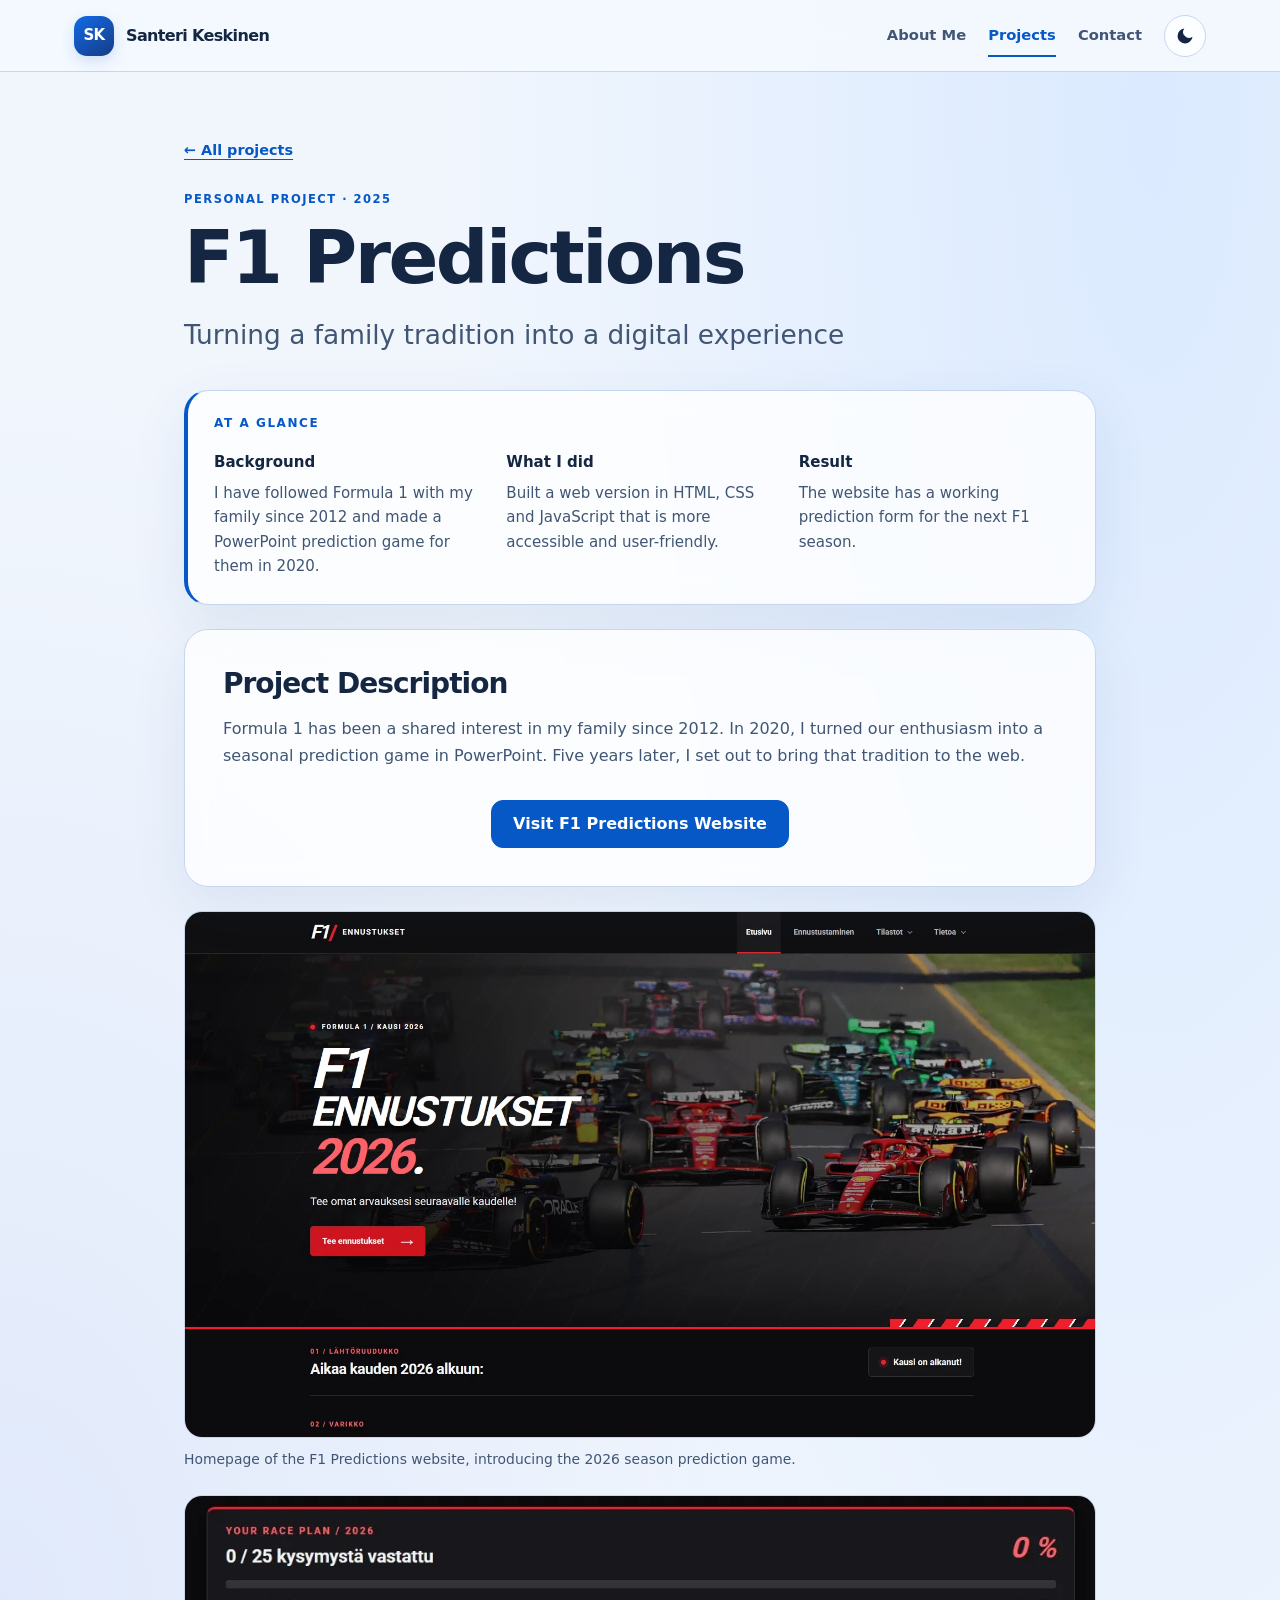
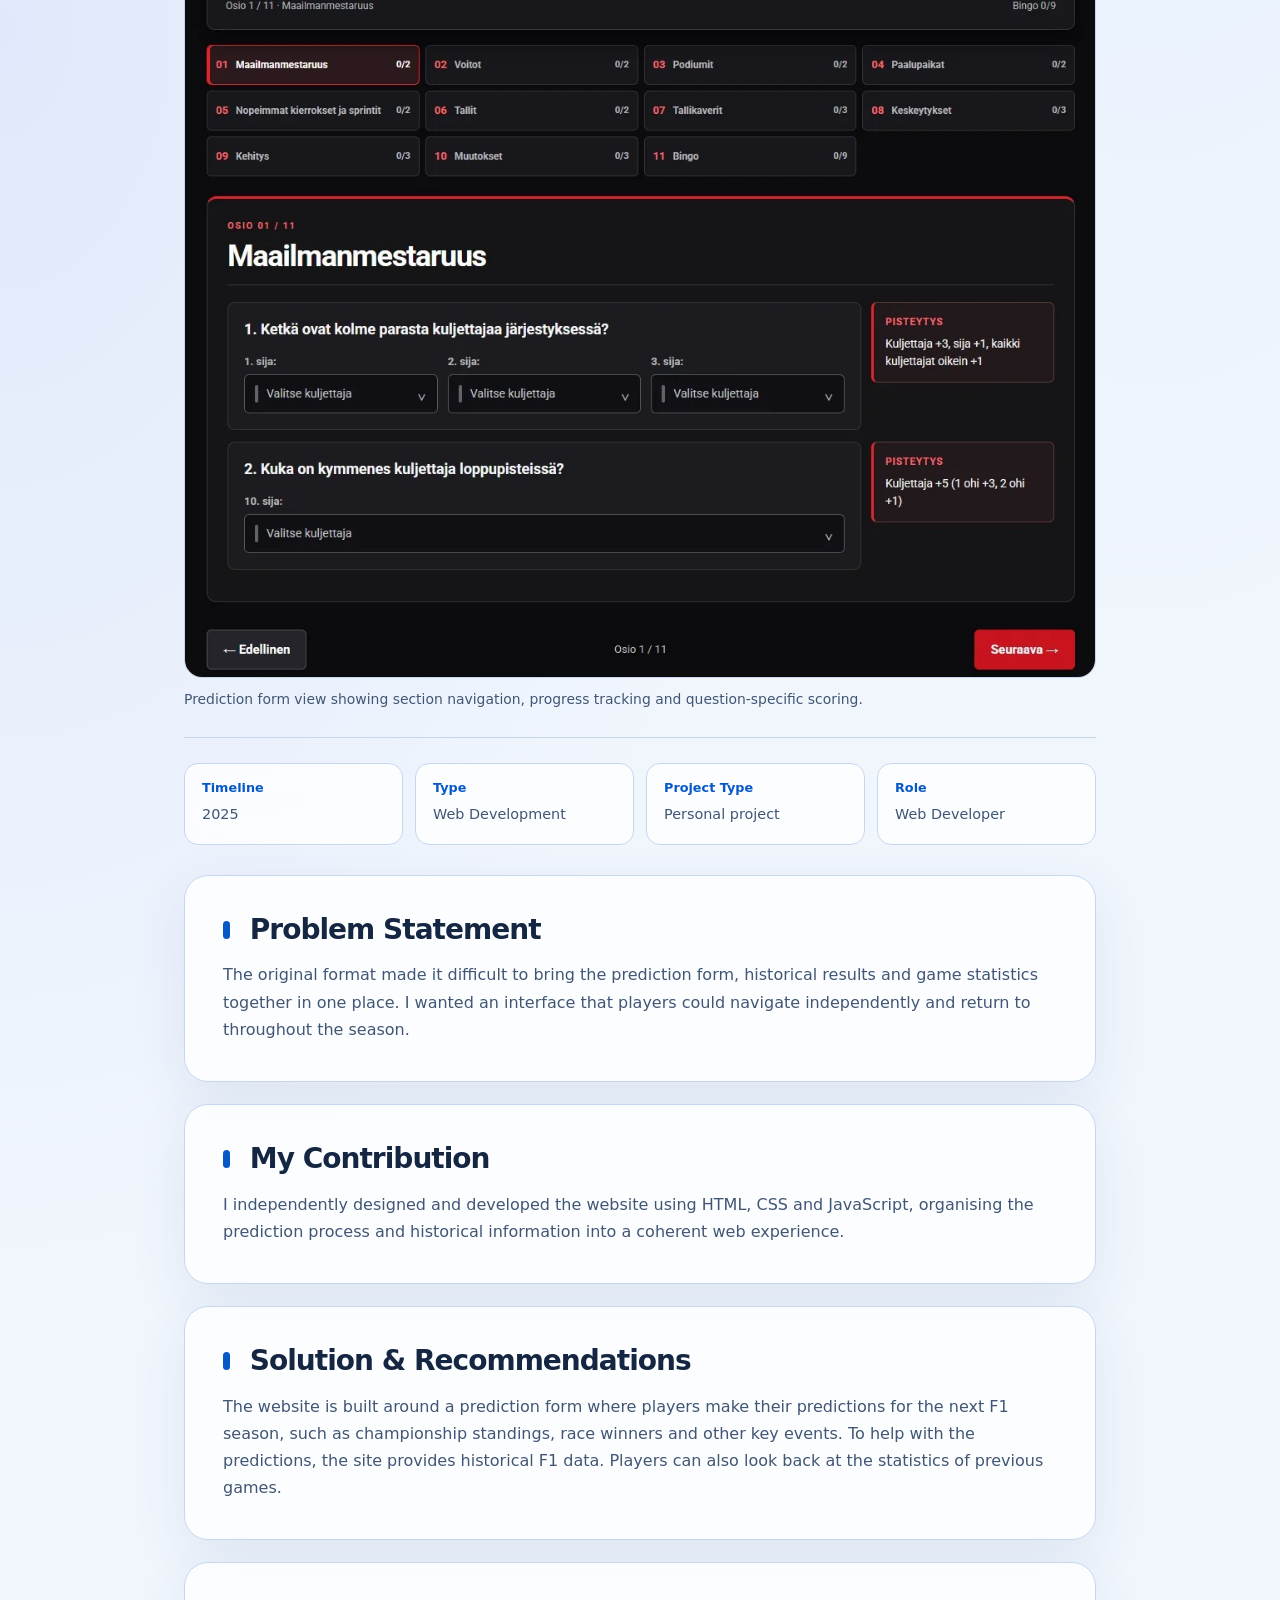
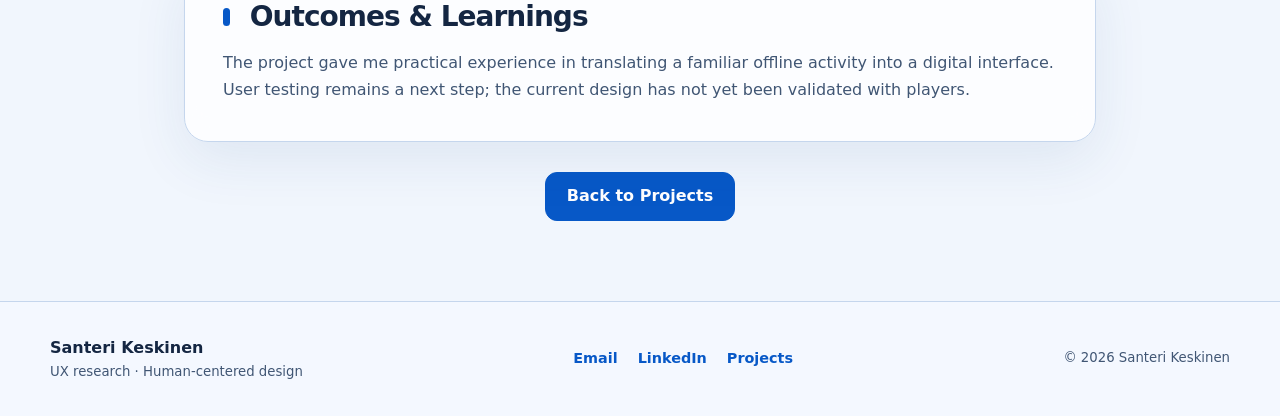
<file: Projects/f1predictions.html>
<!DOCTYPE html>
<html lang="en">
 <head>
  <meta charset="utf-8"/>
  <meta content="width=device-width, initial-scale=1.0" name="viewport"/>
  <title>
   F1 Predictions — Santeri Keskinen
  </title>
  <meta content="F1 Predictions: a web-based Formula 1 season prediction game built with HTML, CSS and JavaScript." name="description"/>
  <link href="data:image/svg+xml,%3Csvg xmlns='http://www.w3.org/2000/svg' viewBox='0 0 100 100'%3E%3Crect width='100' height='100' rx='22' fill='%230062cc'/%3E%3Ctext x='50' y='67' font-size='46' font-weight='700' text-anchor='middle' fill='white' font-family='sans-serif'%3ESK%3C/text%3E%3C/svg%3E" rel="icon"/>
  <link href="../styles.css" rel="stylesheet"/>
  <script src="../script.js">
  </script>
  <meta content="F1 Predictions — Santeri Keskinen" property="og:title"/>
  <meta content="F1 Predictions: a web-based Formula 1 season prediction game built with HTML, CSS and JavaScript." property="og:description"/>
  <meta content="website" property="og:type"/>
  <meta content="https://santkesk.github.io/Projects/f1predictions.html" property="og:url"/>
  <meta content="https://santkesk.github.io/images/social-preview.png" property="og:image"/>
  <meta content="Santeri Keskinen — UX Researcher and Designer" property="og:image:alt"/>
  <meta content="summary_large_image" name="twitter:card"/>
  <meta content="#eaf2ff" name="theme-color"/>
  <link href="https://santkesk.github.io/Projects/f1predictions.html" rel="canonical"/>
 </head>
 <body class="project-page">
  <a class="skip-link" href="#main">
   Skip to main content
  </a>
  <header class="navbar">
   <div class="nav-container">
    <a class="logo" href="../index.html">
     <span aria-hidden="true" class="brand-mark">
      SK
     </span>
     Santeri Keskinen
    </a>
    <nav aria-label="Main navigation">
     <ul class="nav-links">
      <li>
       <a href="../about.html">
        About Me
       </a>
      </li>
      <li>
       <a aria-current="true" href="../projects.html">
        Projects
       </a>
      </li>
      <li>
       <a href="../contact.html">
        Contact
       </a>
      </li>
      <li>
       <button aria-label="Dark mode" aria-pressed="false" class="theme-toggle" title="Dark mode" type="button">
        <svg aria-hidden="true" class="icon-moon" viewbox="0 0 24 24">
         <path d="M21 12.8A9 9 0 1 1 11.2 3a7 7 0 0 0 9.8 9.8z">
         </path>
        </svg>
        <svg aria-hidden="true" class="icon-sun" viewbox="0 0 24 24">
         <circle cx="12" cy="12" r="4">
         </circle>
         <path d="M12 2v3M12 19v3M2 12h3M19 12h3M4.9 4.9L7 7M17 17l2.1 2.1M4.9 19.1L7 17M17 7l2.1-2.1" fill="none" stroke="currentColor" stroke-linecap="round" stroke-width="2">
         </path>
        </svg>
       </button>
      </li>
     </ul>
    </nav>
   </div>
  </header>
  <main id="main">
   <a class="back-link text-link" href="../projects.html">
    ← All projects
   </a>
   <p class="eyebrow case-kicker">
    Personal project · 2025
   </p>
   <h1>
    F1 Predictions
   </h1>
   <p class="case-subtitle">
    Turning a family tradition into a digital experience
   </p>
   <section aria-labelledby="summary-title" class="summary">
    <h2 id="summary-title">
     At a Glance
    </h2>
    <ul>
     <li>
      <strong>
       Background
      </strong>
      I have followed Formula 1 with my family since 2012 and made a PowerPoint prediction game for them in 2020.
     </li>
     <li>
      <strong>
       What I did
      </strong>
      Built a web version in HTML, CSS and JavaScript that is more accessible and user-friendly.
     </li>
     <li>
      <strong>
       Result
      </strong>
      The website has a working prediction form for the next F1 season.
     </li>
    </ul>
   </section>
   <section aria-labelledby="description" class="description glass-light">
    <h2 id="description">
     Project Description
    </h2>
    <p>
     Formula 1 has been a shared interest in my family since 2012. In 2020, I turned our enthusiasm into a seasonal prediction game in PowerPoint. Five years later, I set out to bring that tradition to the web.
    </p>
    <div class="project-links">
     <a class="btn" href="https://santkesk.github.io/f1-predictions/" rel="noopener" target="_blank">
      Visit F1 Predictions Website
      <span class="visually-hidden">
       (opens in a new tab)
      </span>
     </a>
    </div>
   </section>
   <figure class="project-figure">
    <img alt="Homepage view of the F1 Predictions website" height="951" loading="lazy" src="../images/f1predictions-home.webp" width="1650"/>
    <figcaption>
     Homepage of the F1 Predictions website, introducing the 2026 season prediction game.
    </figcaption>
   </figure>
   <figure class="project-figure">
    <img alt="Prediction form view of the F1 Predictions website" height="939" loading="lazy" src="../images/f1predictions-form.webp" width="1094"/>
    <figcaption>
     Prediction form view showing section navigation, progress tracking and question-specific scoring.
    </figcaption>
   </figure>
   <hr/>
   <section aria-label="Project details" class="about">
    <div class="about-inline">
     <div class="about-field">
      <h3>
       Timeline
      </h3>
      <p>
       2025
      </p>
     </div>
     <div class="about-field">
      <h3>
       Type
      </h3>
      <p>
       Web Development
      </p>
     </div>
     <div class="about-field">
      <h3>
       Project Type
      </h3>
      <p>
       Personal project
      </p>
     </div>
     <div class="about-field">
      <h3>
       Role
      </h3>
      <p>
       Web Developer
      </p>
     </div>
    </div>
   </section>
   <section class="project-sections">
    <article class="glass-light">
     <h2>
      Problem Statement
     </h2>
     <p>
      The original format made it difficult to bring the prediction form, historical results and game statistics together in one place. I wanted an interface that players could navigate independently and return to throughout the season.
     </p>
    </article>
    <article class="glass-light">
     <h2>
      My Contribution
     </h2>
     <p>
      I independently designed and developed the website using HTML, CSS and JavaScript, organising the prediction process and historical information into a coherent web experience.
     </p>
    </article>
    <article class="glass-light">
     <h2>
      Solution &amp; Recommendations
     </h2>
     <p>
      The website is built around a prediction form where players make their predictions for the next F1 season, such as championship standings, race winners and other key events. To help with the predictions, the site provides historical F1 data. Players can also look back at the statistics of previous games.
     </p>
    </article>
    <article class="glass-light">
     <h2>
      Outcomes &amp; Learnings
     </h2>
     <p>
      The project gave me practical experience in translating a familiar offline activity into a digital interface. User testing remains a next step; the current design has not yet been validated with players.
     </p>
    </article>
   </section>
   <div class="center">
    <a class="btn" href="../projects.html">
     Back to Projects
    </a>
   </div>
  </main>
  <footer class="footer">
   <div class="footer-inner">
    <div>
     <strong>
      Santeri Keskinen
     </strong>
     <p>
      UX research · Human-centered design
     </p>
    </div>
    <div class="footer-links">
     <a href="mailto:santkesk@proton.me">
      Email
     </a>
     <a href="https://www.linkedin.com/in/santeri-keskinen/">
      LinkedIn
     </a>
     <a href="../projects.html">
      Projects
     </a>
    </div>
    <p class="copyright">
     © 2026 Santeri Keskinen
    </p>
   </div>
  </footer>
 </body>
</html>
</file>
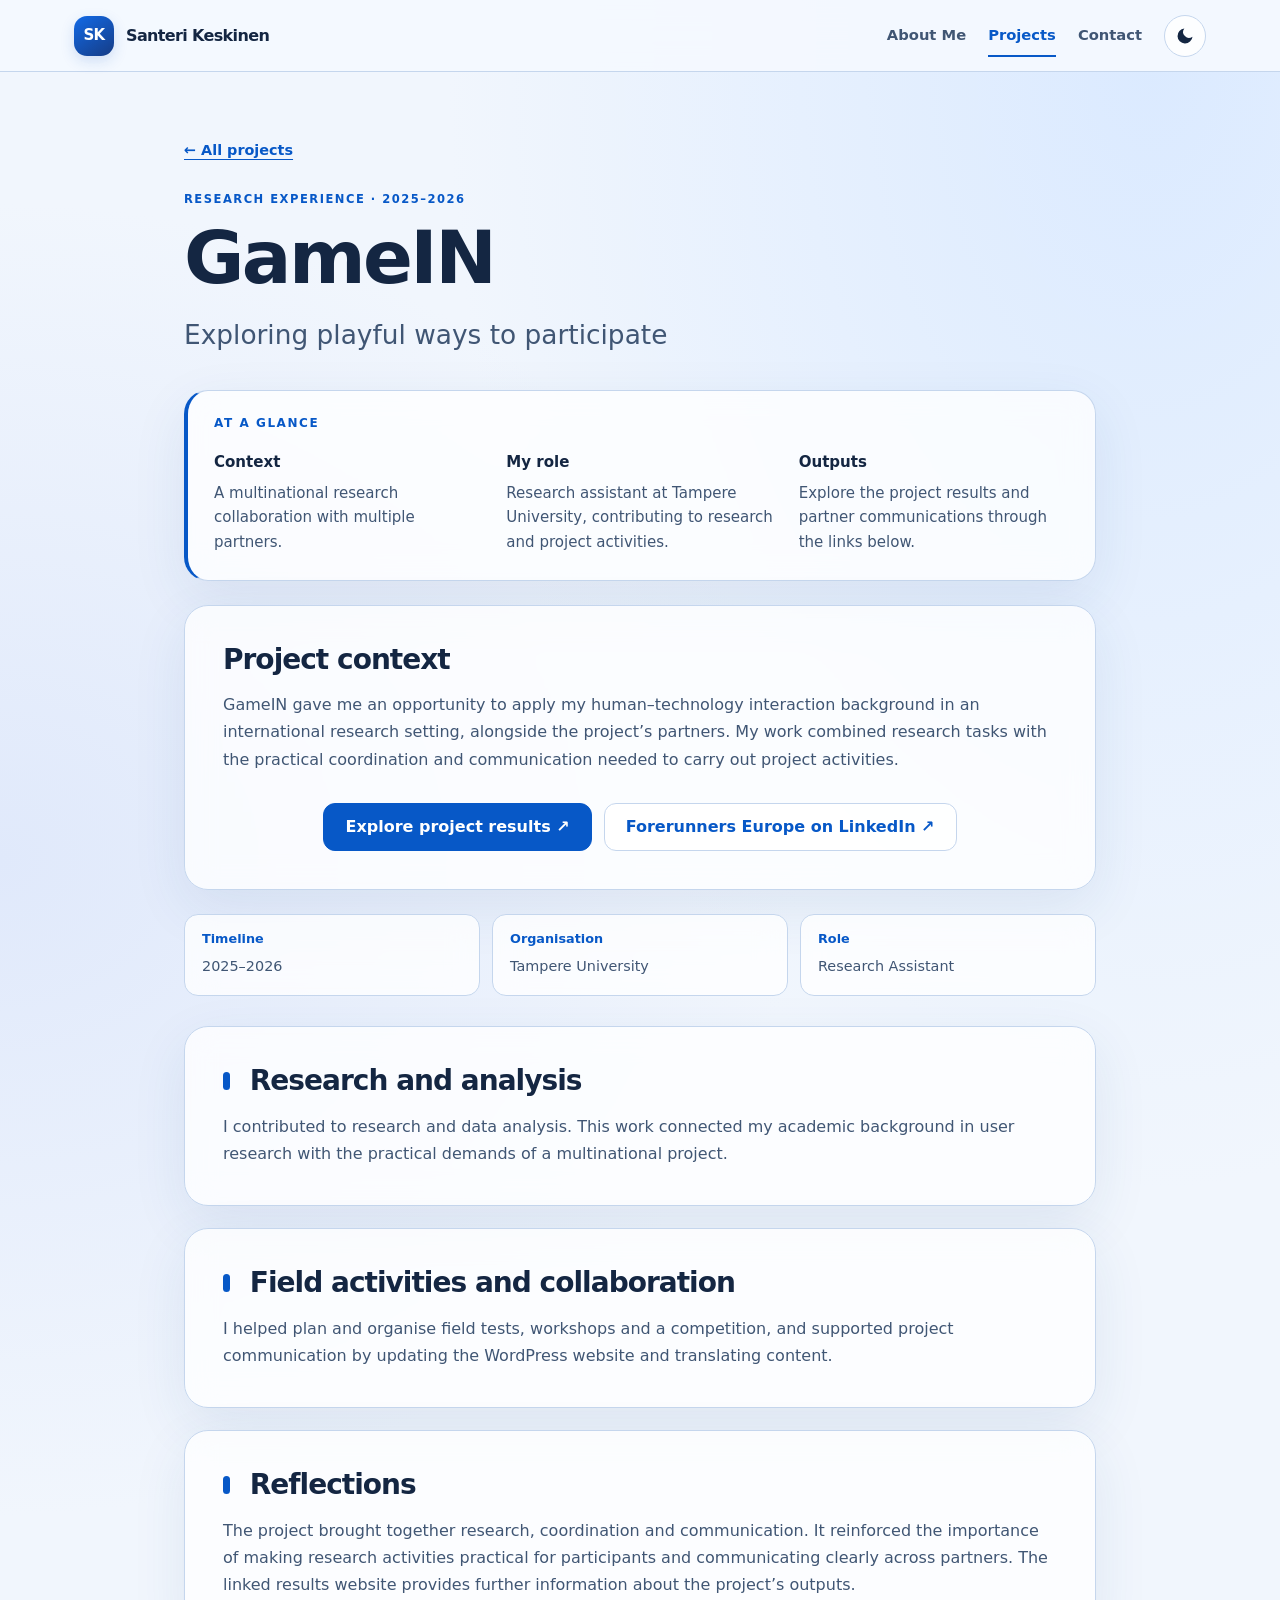
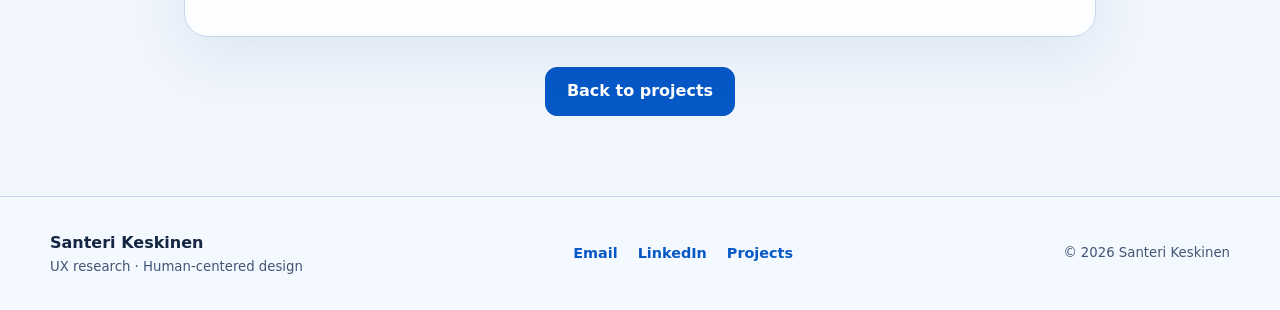
<file: Projects/gamein.html>
<!DOCTYPE html>
<html lang="en">
 <head>
  <meta charset="utf-8"/>
  <meta content="width=device-width, initial-scale=1.0" name="viewport"/>
  <title>
   GameIN — Santeri Keskinen
  </title>
  <meta content="Research assistant experience in the GameIN project at Tampere University, including data analysis and field activities." name="description"/>
  <link href="data:image/svg+xml,%3Csvg xmlns='http://www.w3.org/2000/svg' viewBox='0 0 100 100'%3E%3Crect width='100' height='100' rx='22' fill='%230062cc'/%3E%3Ctext x='50' y='67' font-size='46' font-weight='700' text-anchor='middle' fill='white' font-family='sans-serif'%3ESK%3C/text%3E%3C/svg%3E" rel="icon"/>
  <link href="../styles.css" rel="stylesheet"/>
  <script src="../script.js">
  </script>
  <meta content="GameIN — Santeri Keskinen" property="og:title"/>
  <meta content="Research assistant experience in the GameIN project at Tampere University, including data analysis and field activities." property="og:description"/>
  <meta content="website" property="og:type"/>
  <meta content="https://santkesk.github.io/Projects/gamein.html" property="og:url"/>
  <meta content="https://santkesk.github.io/images/social-preview.png" property="og:image"/>
  <meta content="Santeri Keskinen — UX Researcher and Designer" property="og:image:alt"/>
  <meta content="summary_large_image" name="twitter:card"/>
  <meta content="#eaf2ff" name="theme-color"/>
  <link href="https://santkesk.github.io/Projects/gamein.html" rel="canonical"/>
 </head>
 <body class="project-page">
  <a class="skip-link" href="#main">
   Skip to main content
  </a>
  <header class="navbar">
   <div class="nav-container">
    <a class="logo" href="../index.html">
     <span aria-hidden="true" class="brand-mark">
      SK
     </span>
     Santeri Keskinen
    </a>
    <nav aria-label="Main navigation">
     <ul class="nav-links">
      <li>
       <a href="../about.html">
        About Me
       </a>
      </li>
      <li>
       <a aria-current="true" href="../projects.html">
        Projects
       </a>
      </li>
      <li>
       <a href="../contact.html">
        Contact
       </a>
      </li>
      <li>
       <button aria-label="Dark mode" aria-pressed="false" class="theme-toggle" title="Dark mode" type="button">
        <svg aria-hidden="true" class="icon-moon" viewbox="0 0 24 24">
         <path d="M21 12.8A9 9 0 1 1 11.2 3a7 7 0 0 0 9.8 9.8z">
         </path>
        </svg>
        <svg aria-hidden="true" class="icon-sun" viewbox="0 0 24 24">
         <circle cx="12" cy="12" r="4">
         </circle>
         <path d="M12 2v3M12 19v3M2 12h3M19 12h3M4.9 4.9L7 7M17 17l2.1 2.1M4.9 19.1L7 17M17 7l2.1-2.1" fill="none" stroke="currentColor" stroke-linecap="round" stroke-width="2">
         </path>
        </svg>
       </button>
      </li>
     </ul>
    </nav>
   </div>
  </header>
  <main id="main">
   <a class="back-link text-link" href="../projects.html">
    ← All projects
   </a>
   <p class="eyebrow case-kicker">
    Research experience · 2025–2026
   </p>
   <h1>
    GameIN
   </h1>
   <p class="case-subtitle">
    Exploring playful ways to participate
   </p>
   <section aria-labelledby="summary-title" class="summary">
    <h2 id="summary-title">
     At a Glance
    </h2>
    <ul>
     <li>
      <strong>
       Context
      </strong>
      A multinational research collaboration with multiple partners.
     </li>
     <li>
      <strong>
       My role
      </strong>
      Research assistant at Tampere University, contributing to research and project activities.
     </li>
     <li>
      <strong>
       Outputs
      </strong>
      Explore the project results and partner communications through the links below.
     </li>
    </ul>
   </section>
   <section class="description glass-light">
    <h2>
     Project context
    </h2>
    <p>
     GameIN gave me an opportunity to apply my human–technology interaction background in an international research setting, alongside the project’s partners. My work combined research tasks with the practical coordination and communication needed to carry out project activities.
    </p>
    <div class="project-links">
     <a class="btn" href="https://gamie.org/">
      Explore project results ↗
     </a>
     <a class="btn btn-outline" href="https://www.linkedin.com/company/forerunners-europe/">
      Forerunners Europe on LinkedIn ↗
     </a>
    </div>
   </section>
   <div class="about-inline">
    <div class="about-field">
     <h3>
      Timeline
     </h3>
     <p>
      2025–2026
     </p>
    </div>
    <div class="about-field">
     <h3>
      Organisation
     </h3>
     <p>
      Tampere University
     </p>
    </div>
    <div class="about-field">
     <h3>
      Role
     </h3>
     <p>
      Research Assistant
     </p>
    </div>
   </div>
   <section class="project-sections">
    <article class="glass-light">
     <h2>
      Research and analysis
     </h2>
     <p>
      I contributed to research and data analysis. This work connected my academic background in user research with the practical demands of a multinational project.
     </p>
    </article>
    <article class="glass-light">
     <h2>
      Field activities and collaboration
     </h2>
     <p>
      I helped plan and organise field tests, workshops and a competition, and supported project communication by updating the WordPress website and translating content.
     </p>
    </article>
    <article class="glass-light">
     <h2>
      Reflections
     </h2>
     <p>
      The project brought together research, coordination and communication. It reinforced the importance of making research activities practical for participants and communicating clearly across partners. The linked results website provides further information about the project’s outputs.
     </p>
    </article>
   </section>
   <div class="center">
    <a class="btn" href="../projects.html">
     Back to projects
    </a>
   </div>
  </main>
  <footer class="footer">
   <div class="footer-inner">
    <div>
     <strong>
      Santeri Keskinen
     </strong>
     <p>
      UX research · Human-centered design
     </p>
    </div>
    <div class="footer-links">
     <a href="mailto:santkesk@proton.me">
      Email
     </a>
     <a href="https://www.linkedin.com/in/santeri-keskinen/">
      LinkedIn
     </a>
     <a href="../projects.html">
      Projects
     </a>
    </div>
    <p class="copyright">
     © 2026 Santeri Keskinen
    </p>
   </div>
  </footer>
 </body>
</html>
</file>
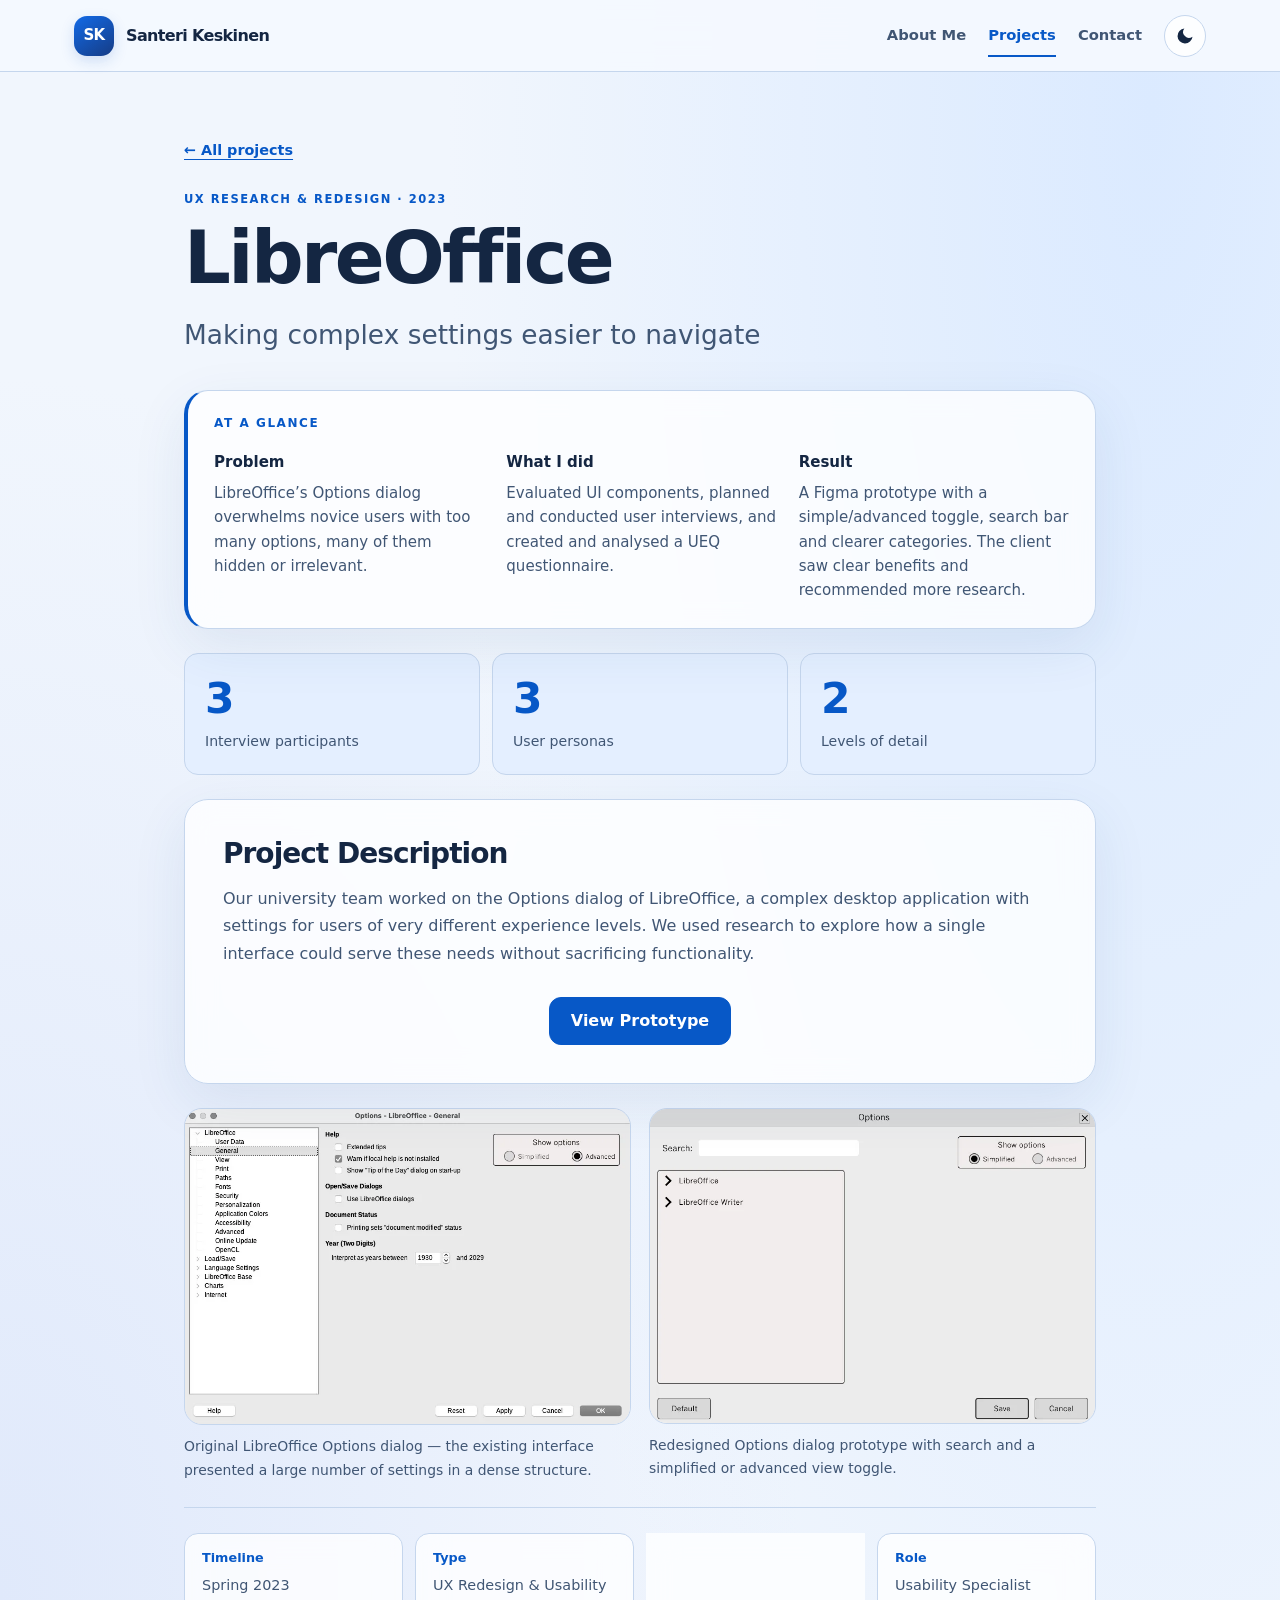
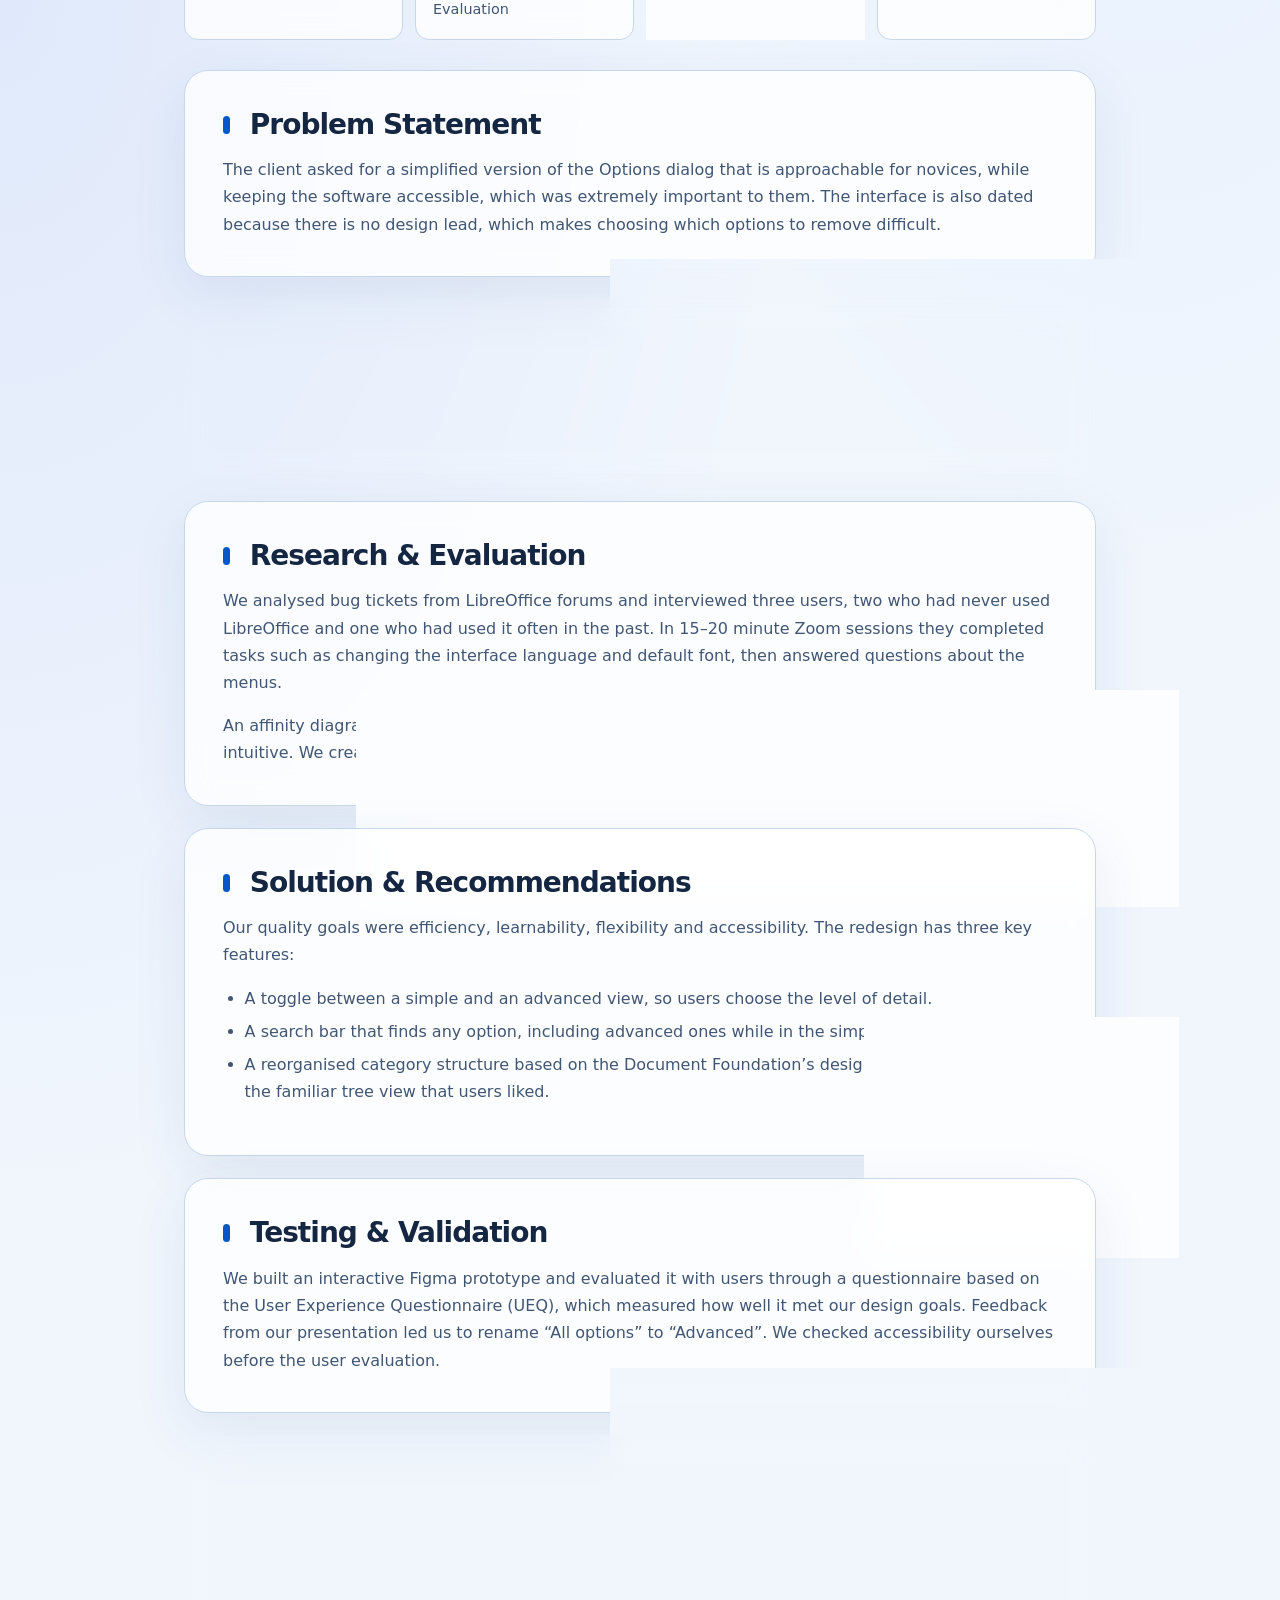
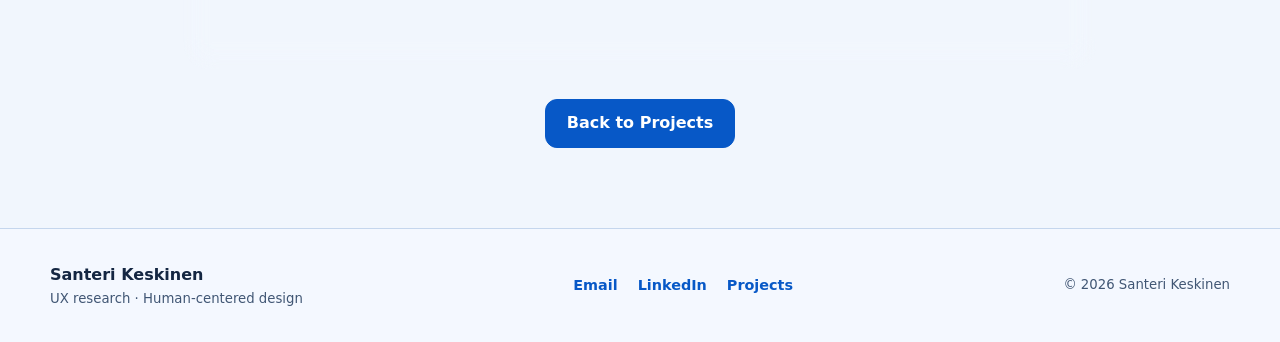
<file: Projects/libreoffice.html>
<!DOCTYPE html>
<html lang="en">
 <head>
  <meta charset="utf-8"/>
  <meta content="width=device-width, initial-scale=1.0" name="viewport"/>
  <title>
   LibreOffice — Santeri Keskinen
  </title>
  <meta content="LibreOffice project: user research and a simplified Options dialog redesign with a simple/advanced view and search." name="description"/>
  <link href="data:image/svg+xml,%3Csvg xmlns='http://www.w3.org/2000/svg' viewBox='0 0 100 100'%3E%3Crect width='100' height='100' rx='22' fill='%230062cc'/%3E%3Ctext x='50' y='67' font-size='46' font-weight='700' text-anchor='middle' fill='white' font-family='sans-serif'%3ESK%3C/text%3E%3C/svg%3E" rel="icon"/>
  <link href="../styles.css" rel="stylesheet"/>
  <script src="../script.js">
  </script>
  <meta content="LibreOffice — Santeri Keskinen" property="og:title"/>
  <meta content="LibreOffice project: user research and a simplified Options dialog redesign with a simple/advanced view and search." property="og:description"/>
  <meta content="website" property="og:type"/>
  <meta content="https://santkesk.github.io/Projects/libreoffice.html" property="og:url"/>
  <meta content="https://santkesk.github.io/images/social-preview.png" property="og:image"/>
  <meta content="Santeri Keskinen — UX Researcher and Designer" property="og:image:alt"/>
  <meta content="summary_large_image" name="twitter:card"/>
  <meta content="#eaf2ff" name="theme-color"/>
  <link href="https://santkesk.github.io/Projects/libreoffice.html" rel="canonical"/>
 </head>
 <body class="project-page">
  <a class="skip-link" href="#main">
   Skip to main content
  </a>
  <header class="navbar">
   <div class="nav-container">
    <a class="logo" href="../index.html">
     <span aria-hidden="true" class="brand-mark">
      SK
     </span>
     Santeri Keskinen
    </a>
    <nav aria-label="Main navigation">
     <ul class="nav-links">
      <li>
       <a href="../about.html">
        About Me
       </a>
      </li>
      <li>
       <a aria-current="true" href="../projects.html">
        Projects
       </a>
      </li>
      <li>
       <a href="../contact.html">
        Contact
       </a>
      </li>
      <li>
       <button aria-label="Dark mode" aria-pressed="false" class="theme-toggle" title="Dark mode" type="button">
        <svg aria-hidden="true" class="icon-moon" viewbox="0 0 24 24">
         <path d="M21 12.8A9 9 0 1 1 11.2 3a7 7 0 0 0 9.8 9.8z">
         </path>
        </svg>
        <svg aria-hidden="true" class="icon-sun" viewbox="0 0 24 24">
         <circle cx="12" cy="12" r="4">
         </circle>
         <path d="M12 2v3M12 19v3M2 12h3M19 12h3M4.9 4.9L7 7M17 17l2.1 2.1M4.9 19.1L7 17M17 7l2.1-2.1" fill="none" stroke="currentColor" stroke-linecap="round" stroke-width="2">
         </path>
        </svg>
       </button>
      </li>
     </ul>
    </nav>
   </div>
  </header>
  <main id="main">
   <a class="back-link text-link" href="../projects.html">
    ← All projects
   </a>
   <p class="eyebrow case-kicker">
    UX research &amp; redesign · 2023
   </p>
   <h1>
    LibreOffice
   </h1>
   <p class="case-subtitle">
    Making complex settings easier to navigate
   </p>
   <section aria-labelledby="summary-title" class="summary">
    <h2 id="summary-title">
     At a Glance
    </h2>
    <ul>
     <li>
      <strong>
       Problem
      </strong>
      LibreOffice’s Options dialog overwhelms novice users with too many options, many of them hidden or irrelevant.
     </li>
     <li>
      <strong>
       What I did
      </strong>
      Evaluated UI components, planned and conducted user interviews, and created and analysed a UEQ questionnaire.
     </li>
     <li>
      <strong>
       Result
      </strong>
      A Figma prototype with a simple/advanced toggle, search bar and clearer categories. The client saw clear benefits and recommended more research.
     </li>
    </ul>
   </section>
   <div class="metrics">
    <div>
     <strong>
      3
     </strong>
     <span>
      Interview participants
     </span>
    </div>
    <div>
     <strong>
      3
     </strong>
     <span>
      User personas
     </span>
    </div>
    <div>
     <strong>
      2
     </strong>
     <span>
      Levels of detail
     </span>
    </div>
   </div>
   <section aria-labelledby="description" class="description glass-light">
    <h2 id="description">
     Project Description
    </h2>
    <p>
     Our university team worked on the Options dialog of LibreOffice, a complex desktop application with settings for users of very different experience levels. We used research to explore how a single interface could serve these needs without sacrificing functionality.
    </p>
    <div class="project-links">
     <a class="btn" href="https://www.figma.com/proto/RhCPS75hmyPGFBGUq4SKPY/HTI310?page-id=0%3A1&amp;node-id=60-899&amp;viewport=192%2C679%2C0.26&amp;scaling=min-zoom&amp;starting-point-node-id=60%3A899" rel="noopener" target="_blank">
      View Prototype
      <span class="visually-hidden">
       (opens in a new tab)
      </span>
     </a>
    </div>
   </section>
   <div class="figure-grid">
    <figure class="project-figure">
     <img alt="Original LibreOffice Options dialog" height="595" loading="lazy" src="../images/libreoffice-before.webp" width="841"/>
     <figcaption>
      Original LibreOffice Options dialog — the existing interface presented a large number of settings in a dense structure.
     </figcaption>
    </figure>
    <figure class="project-figure">
     <img alt="Redesigned LibreOffice Options dialog prototype" height="587" loading="lazy" src="../images/libreoffice-after.webp" width="833"/>
     <figcaption>
      Redesigned Options dialog prototype with search and a simplified or advanced view toggle.
     </figcaption>
    </figure>
   </div>
   <hr/>
   <section aria-label="Project details" class="about">
    <div class="about-inline">
     <div class="about-field">
      <h3>
       Timeline
      </h3>
      <p>
       Spring 2023
      </p>
     </div>
     <div class="about-field">
      <h3>
       Type
      </h3>
      <p>
       UX Redesign &amp; Usability Evaluation
      </p>
     </div>
     <div class="about-field">
      <h3>
       Project Type
      </h3>
      <p>
       University project
      </p>
     </div>
     <div class="about-field">
      <h3>
       Role
      </h3>
      <p>
       Usability Specialist
      </p>
     </div>
    </div>
   </section>
   <section class="project-sections">
    <article class="glass-light">
     <h2>
      Problem Statement
     </h2>
     <p>
      The client asked for a simplified version of the Options dialog that is approachable for novices, while keeping the software accessible, which was extremely important to them. The interface is also dated because there is no design lead, which makes choosing which options to remove difficult.
     </p>
    </article>
    <article class="glass-light">
     <h2>
      My Contribution
     </h2>
     <p>
      I evaluated UI components against our efficiency, learnability, flexibility and accessibility goals, planned and conducted user interviews, created the UEQ questionnaire and analysed its results.
     </p>
    </article>
    <article class="glass-light">
     <h2>
      Research &amp; Evaluation
     </h2>
     <p>
      We analysed bug tickets from LibreOffice forums and interviewed three users, two who had never used LibreOffice and one who had used it often in the past. In 15–20 minute Zoom sessions they completed tasks such as changing the interface language and default font, then answered questions about the menus.
     </p>
     <p>
      An affinity diagram showed three main needs: relevant options should be visible, easy to find and intuitive. We created novice, advanced and expert personas and focused mainly on novices.
     </p>
    </article>
    <article class="glass-light">
     <h2>
      Solution &amp; Recommendations
     </h2>
     <p>
      Our quality goals were efficiency, learnability, flexibility and accessibility. The redesign has three key features:
     </p>
     <ul>
      <li>
       A toggle between a simple and an advanced view, so users choose the level of detail.
      </li>
      <li>
       A search bar that finds any option, including advanced ones while in the simple view.
      </li>
      <li>
       A reorganised category structure based on the Document Foundation’s design whiteboard, keeping the familiar tree view that users liked.
      </li>
     </ul>
    </article>
    <article class="glass-light">
     <h2>
      Testing &amp; Validation
     </h2>
     <p>
      We built an interactive Figma prototype and evaluated it with users through a questionnaire based on the User Experience Questionnaire (UEQ), which measured how well it met our design goals. Feedback from our presentation led us to rename “All options” to “Advanced”. We checked accessibility ourselves before the user evaluation.
     </p>
    </article>
    <article class="glass-light">
     <h2>
      Outcomes &amp; Learnings
     </h2>
     <p>
      The client felt our solution offers benefits but is not the final answer. Time did not allow a second round of testing, and the results suggested there is still room to improve. Open issues include simplifying the program-specific menus for Writer, Calc and Impress, and further research with a fuller prototype to confirm the simplified hierarchy covers everyday use.
     </p>
    </article>
   </section>
   <div class="center">
    <a class="btn" href="../projects.html">
     Back to Projects
    </a>
   </div>
  </main>
  <footer class="footer">
   <div class="footer-inner">
    <div>
     <strong>
      Santeri Keskinen
     </strong>
     <p>
      UX research · Human-centered design
     </p>
    </div>
    <div class="footer-links">
     <a href="mailto:santkesk@proton.me">
      Email
     </a>
     <a href="https://www.linkedin.com/in/santeri-keskinen/">
      LinkedIn
     </a>
     <a href="../projects.html">
      Projects
     </a>
    </div>
    <p class="copyright">
     © 2026 Santeri Keskinen
    </p>
   </div>
  </footer>
 </body>
</html>
</file>
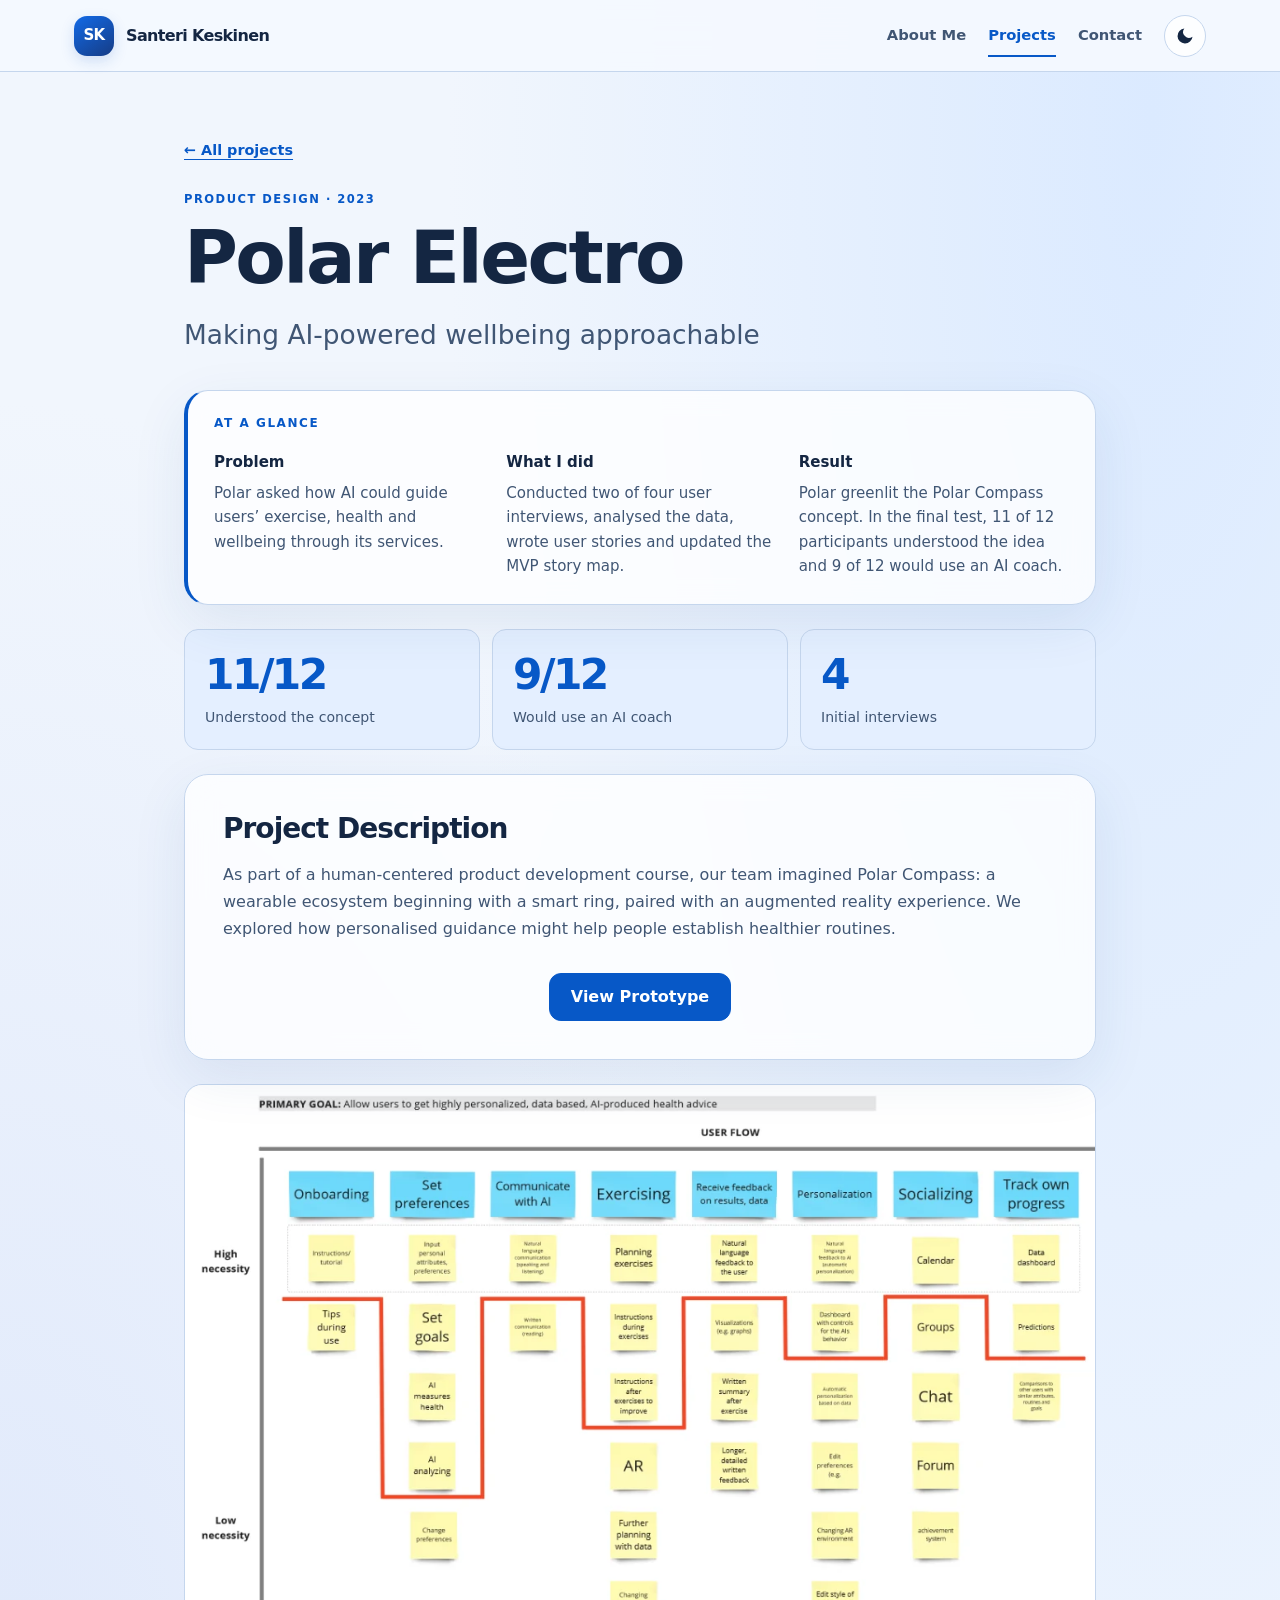
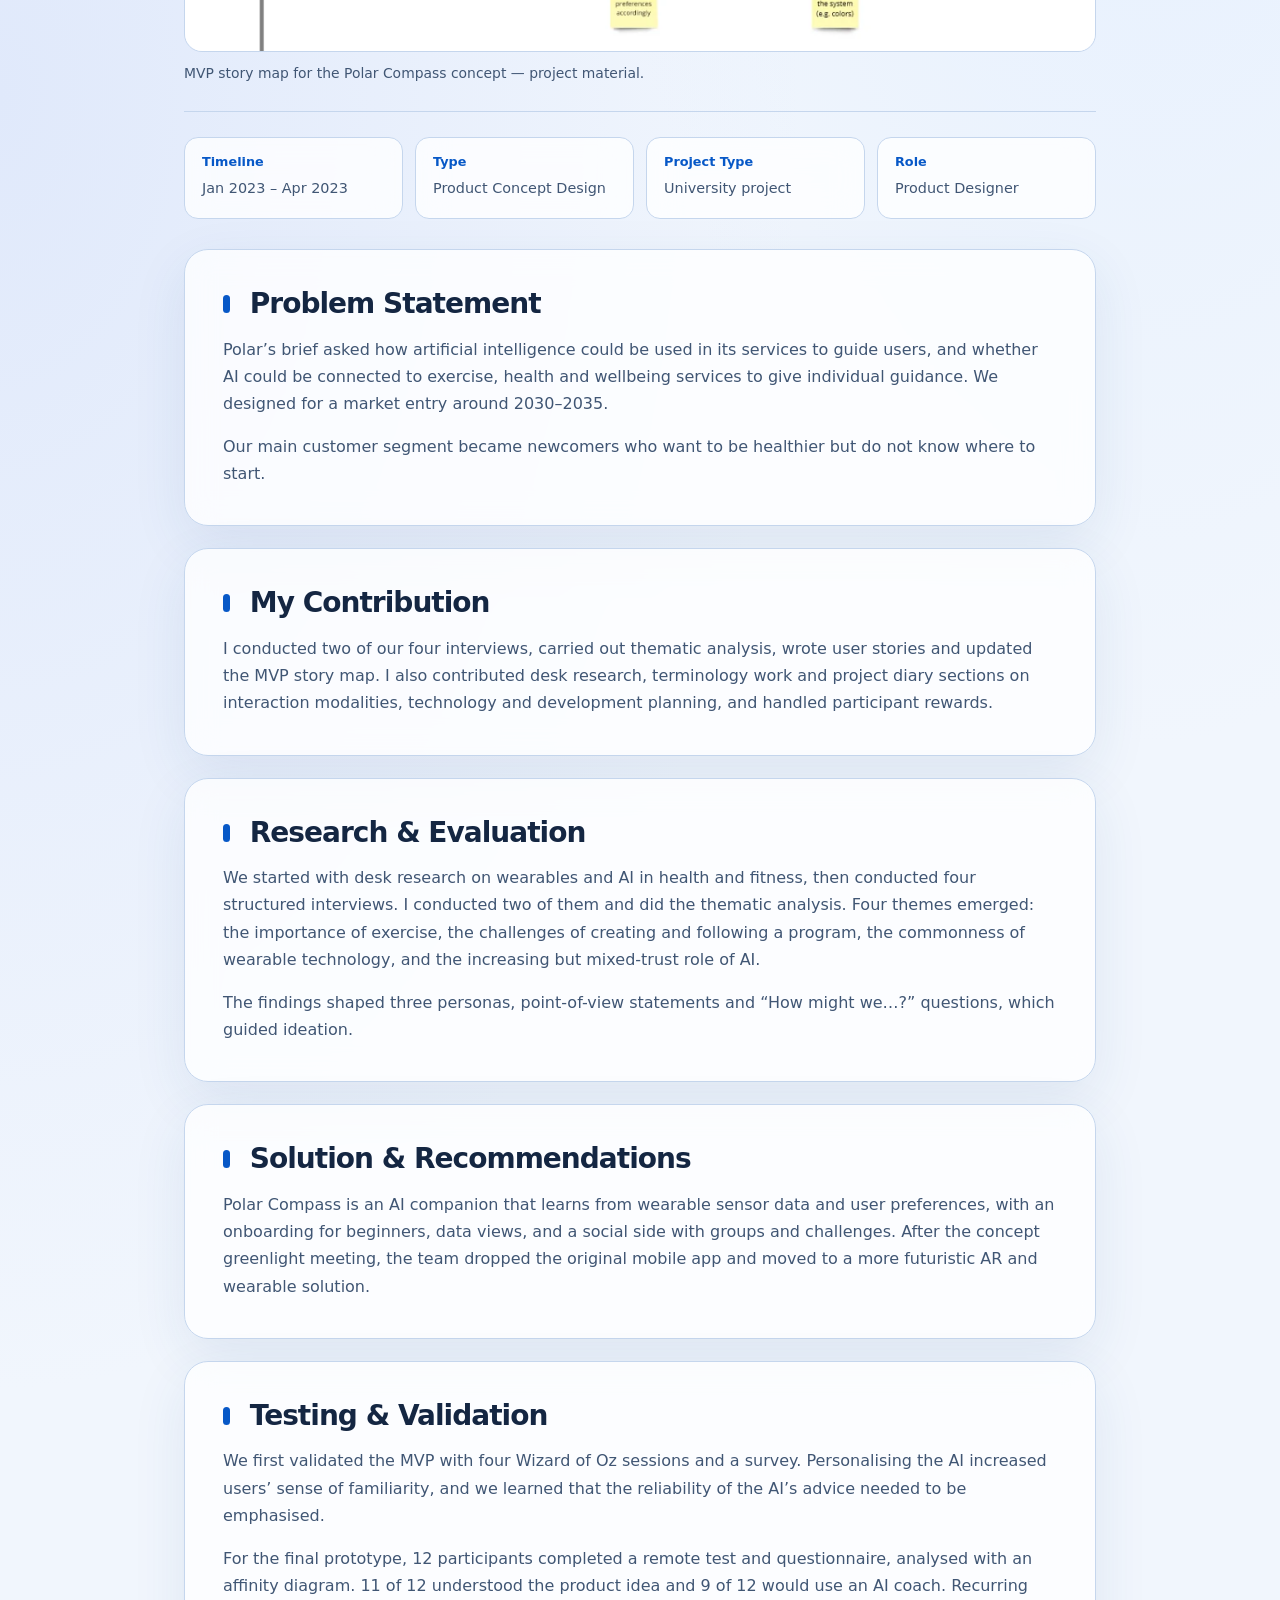
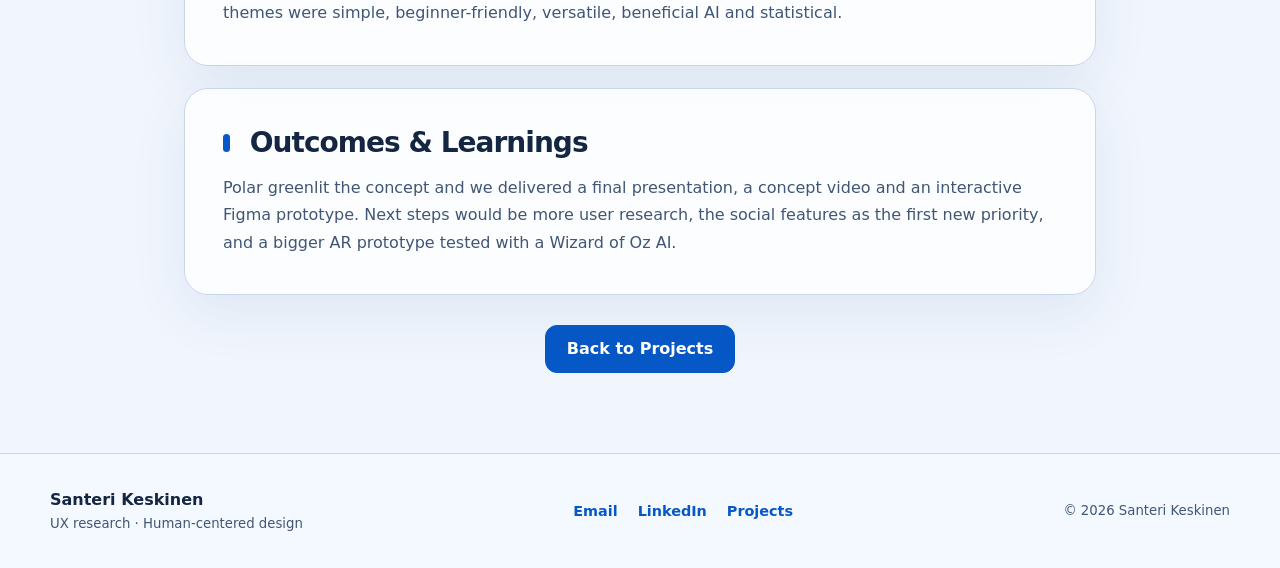
<file: Projects/polar.html>
<!DOCTYPE html>
<html lang="en">
 <head>
  <meta charset="utf-8"/>
  <meta content="width=device-width, initial-scale=1.0" name="viewport"/>
  <title>
   Polar Electro — Santeri Keskinen
  </title>
  <meta content="Polar Electro project: Polar Compass, an AI health companion concept with wearables and an AR app, from user research to prototype." name="description"/>
  <link href="data:image/svg+xml,%3Csvg xmlns='http://www.w3.org/2000/svg' viewBox='0 0 100 100'%3E%3Crect width='100' height='100' rx='22' fill='%230062cc'/%3E%3Ctext x='50' y='67' font-size='46' font-weight='700' text-anchor='middle' fill='white' font-family='sans-serif'%3ESK%3C/text%3E%3C/svg%3E" rel="icon"/>
  <link href="../styles.css" rel="stylesheet"/>
  <script src="../script.js">
  </script>
  <meta content="Polar Electro — Santeri Keskinen" property="og:title"/>
  <meta content="Polar Electro project: Polar Compass, an AI health companion concept with wearables and an AR app, from user research to prototype." property="og:description"/>
  <meta content="website" property="og:type"/>
  <meta content="https://santkesk.github.io/Projects/polar.html" property="og:url"/>
  <meta content="https://santkesk.github.io/images/social-preview.png" property="og:image"/>
  <meta content="Santeri Keskinen — UX Researcher and Designer" property="og:image:alt"/>
  <meta content="summary_large_image" name="twitter:card"/>
  <meta content="#eaf2ff" name="theme-color"/>
  <link href="https://santkesk.github.io/Projects/polar.html" rel="canonical"/>
 </head>
 <body class="project-page">
  <a class="skip-link" href="#main">
   Skip to main content
  </a>
  <header class="navbar">
   <div class="nav-container">
    <a class="logo" href="../index.html">
     <span aria-hidden="true" class="brand-mark">
      SK
     </span>
     Santeri Keskinen
    </a>
    <nav aria-label="Main navigation">
     <ul class="nav-links">
      <li>
       <a href="../about.html">
        About Me
       </a>
      </li>
      <li>
       <a aria-current="true" href="../projects.html">
        Projects
       </a>
      </li>
      <li>
       <a href="../contact.html">
        Contact
       </a>
      </li>
      <li>
       <button aria-label="Dark mode" aria-pressed="false" class="theme-toggle" title="Dark mode" type="button">
        <svg aria-hidden="true" class="icon-moon" viewbox="0 0 24 24">
         <path d="M21 12.8A9 9 0 1 1 11.2 3a7 7 0 0 0 9.8 9.8z">
         </path>
        </svg>
        <svg aria-hidden="true" class="icon-sun" viewbox="0 0 24 24">
         <circle cx="12" cy="12" r="4">
         </circle>
         <path d="M12 2v3M12 19v3M2 12h3M19 12h3M4.9 4.9L7 7M17 17l2.1 2.1M4.9 19.1L7 17M17 7l2.1-2.1" fill="none" stroke="currentColor" stroke-linecap="round" stroke-width="2">
         </path>
        </svg>
       </button>
      </li>
     </ul>
    </nav>
   </div>
  </header>
  <main id="main">
   <a class="back-link text-link" href="../projects.html">
    ← All projects
   </a>
   <p class="eyebrow case-kicker">
    Product design · 2023
   </p>
   <h1>
    Polar Electro
   </h1>
   <p class="case-subtitle">
    Making AI-powered wellbeing approachable
   </p>
   <section aria-labelledby="summary-title" class="summary">
    <h2 id="summary-title">
     At a Glance
    </h2>
    <ul>
     <li>
      <strong>
       Problem
      </strong>
      Polar asked how AI could guide users’ exercise, health and wellbeing through its services.
     </li>
     <li>
      <strong>
       What I did
      </strong>
      Conducted two of four user interviews, analysed the data, wrote user stories and updated the MVP story map.
     </li>
     <li>
      <strong>
       Result
      </strong>
      Polar greenlit the Polar Compass concept. In the final test, 11 of 12 participants understood the idea and 9 of 12 would use an AI coach.
     </li>
    </ul>
   </section>
   <div class="metrics">
    <div>
     <strong>
      11/12
     </strong>
     <span>
      Understood the concept
     </span>
    </div>
    <div>
     <strong>
      9/12
     </strong>
     <span>
      Would use an AI coach
     </span>
    </div>
    <div>
     <strong>
      4
     </strong>
     <span>
      Initial interviews
     </span>
    </div>
   </div>
   <section aria-labelledby="description" class="description glass-light">
    <h2 id="description">
     Project Description
    </h2>
    <p>
     As part of a human-centered product development course, our team imagined Polar Compass: a wearable ecosystem beginning with a smart ring, paired with an augmented reality experience. We explored how personalised guidance might help people establish healthier routines.
    </p>
    <div class="project-links">
     <a class="btn" href="https://www.figma.com/proto/FQu3daHw5b6S5x7zw1BekX/AR-%2F-Wearable-prototype?node-id=45-155&amp;scaling=contain&amp;page-id=0%3A1&amp;starting-point-nodeid=17%3A36&amp;show-proto-sidebar=1" rel="noopener" target="_blank">
      View Prototype
      <span class="visually-hidden">
       (opens in a new tab)
      </span>
     </a>
    </div>
   </section>
   <figure class="project-figure">
    <img alt="MVP story map for the Polar Compass concept" height="687" loading="lazy" src="../images/polar-story-map.webp" width="1104"/>
    <figcaption>
     MVP story map for the Polar Compass concept — project material.
    </figcaption>
   </figure>
   <hr/>
   <section aria-label="Project details" class="about">
    <div class="about-inline">
     <div class="about-field">
      <h3>
       Timeline
      </h3>
      <p>
       Jan 2023 – Apr 2023
      </p>
     </div>
     <div class="about-field">
      <h3>
       Type
      </h3>
      <p>
       Product Concept Design
      </p>
     </div>
     <div class="about-field">
      <h3>
       Project Type
      </h3>
      <p>
       University project
      </p>
     </div>
     <div class="about-field">
      <h3>
       Role
      </h3>
      <p>
       Product Designer
      </p>
     </div>
    </div>
   </section>
   <section class="project-sections">
    <article class="glass-light">
     <h2>
      Problem Statement
     </h2>
     <p>
      Polar’s brief asked how artificial intelligence could be used in its services to guide users, and whether AI could be connected to exercise, health and wellbeing services to give individual guidance. We designed for a market entry around 2030–2035.
     </p>
     <p>
      Our main customer segment became newcomers who want to be healthier but do not know where to start.
     </p>
    </article>
    <article class="glass-light">
     <h2>
      My Contribution
     </h2>
     <p>
      I conducted two of our four interviews, carried out thematic analysis, wrote user stories and updated the MVP story map. I also contributed desk research, terminology work and project diary sections on interaction modalities, technology and development planning, and handled participant rewards.
     </p>
    </article>
    <article class="glass-light">
     <h2>
      Research &amp; Evaluation
     </h2>
     <p>
      We started with desk research on wearables and AI in health and fitness, then conducted four structured interviews. I conducted two of them and did the thematic analysis. Four themes emerged: the importance of exercise, the challenges of creating and following a program, the commonness of wearable technology, and the increasing but mixed-trust role of AI.
     </p>
     <p>
      The findings shaped three personas, point-of-view statements and “How might we…?” questions, which guided ideation.
     </p>
    </article>
    <article class="glass-light">
     <h2>
      Solution &amp; Recommendations
     </h2>
     <p>
      Polar Compass is an AI companion that learns from wearable sensor data and user preferences, with an onboarding for beginners, data views, and a social side with groups and challenges. After the concept greenlight meeting, the team dropped the original mobile app and moved to a more futuristic AR and wearable solution.
     </p>
    </article>
    <article class="glass-light">
     <h2>
      Testing &amp; Validation
     </h2>
     <p>
      We first validated the MVP with four Wizard of Oz sessions and a survey. Personalising the AI increased users’ sense of familiarity, and we learned that the reliability of the AI’s advice needed to be emphasised.
     </p>
     <p>
      For the final prototype, 12 participants completed a remote test and questionnaire, analysed with an affinity diagram. 11 of 12 understood the product idea and 9 of 12 would use an AI coach. Recurring themes were simple, beginner-friendly, versatile, beneficial AI and statistical.
     </p>
    </article>
    <article class="glass-light">
     <h2>
      Outcomes &amp; Learnings
     </h2>
     <p>
      Polar greenlit the concept and we delivered a final presentation, a concept video and an interactive Figma prototype. Next steps would be more user research, the social features as the first new priority, and a bigger AR prototype tested with a Wizard of Oz AI.
     </p>
    </article>
   </section>
   <div class="center">
    <a class="btn" href="../projects.html">
     Back to Projects
    </a>
   </div>
  </main>
  <footer class="footer">
   <div class="footer-inner">
    <div>
     <strong>
      Santeri Keskinen
     </strong>
     <p>
      UX research · Human-centered design
     </p>
    </div>
    <div class="footer-links">
     <a href="mailto:santkesk@proton.me">
      Email
     </a>
     <a href="https://www.linkedin.com/in/santeri-keskinen/">
      LinkedIn
     </a>
     <a href="../projects.html">
      Projects
     </a>
    </div>
    <p class="copyright">
     © 2026 Santeri Keskinen
    </p>
   </div>
  </footer>
 </body>
</html>
</file>
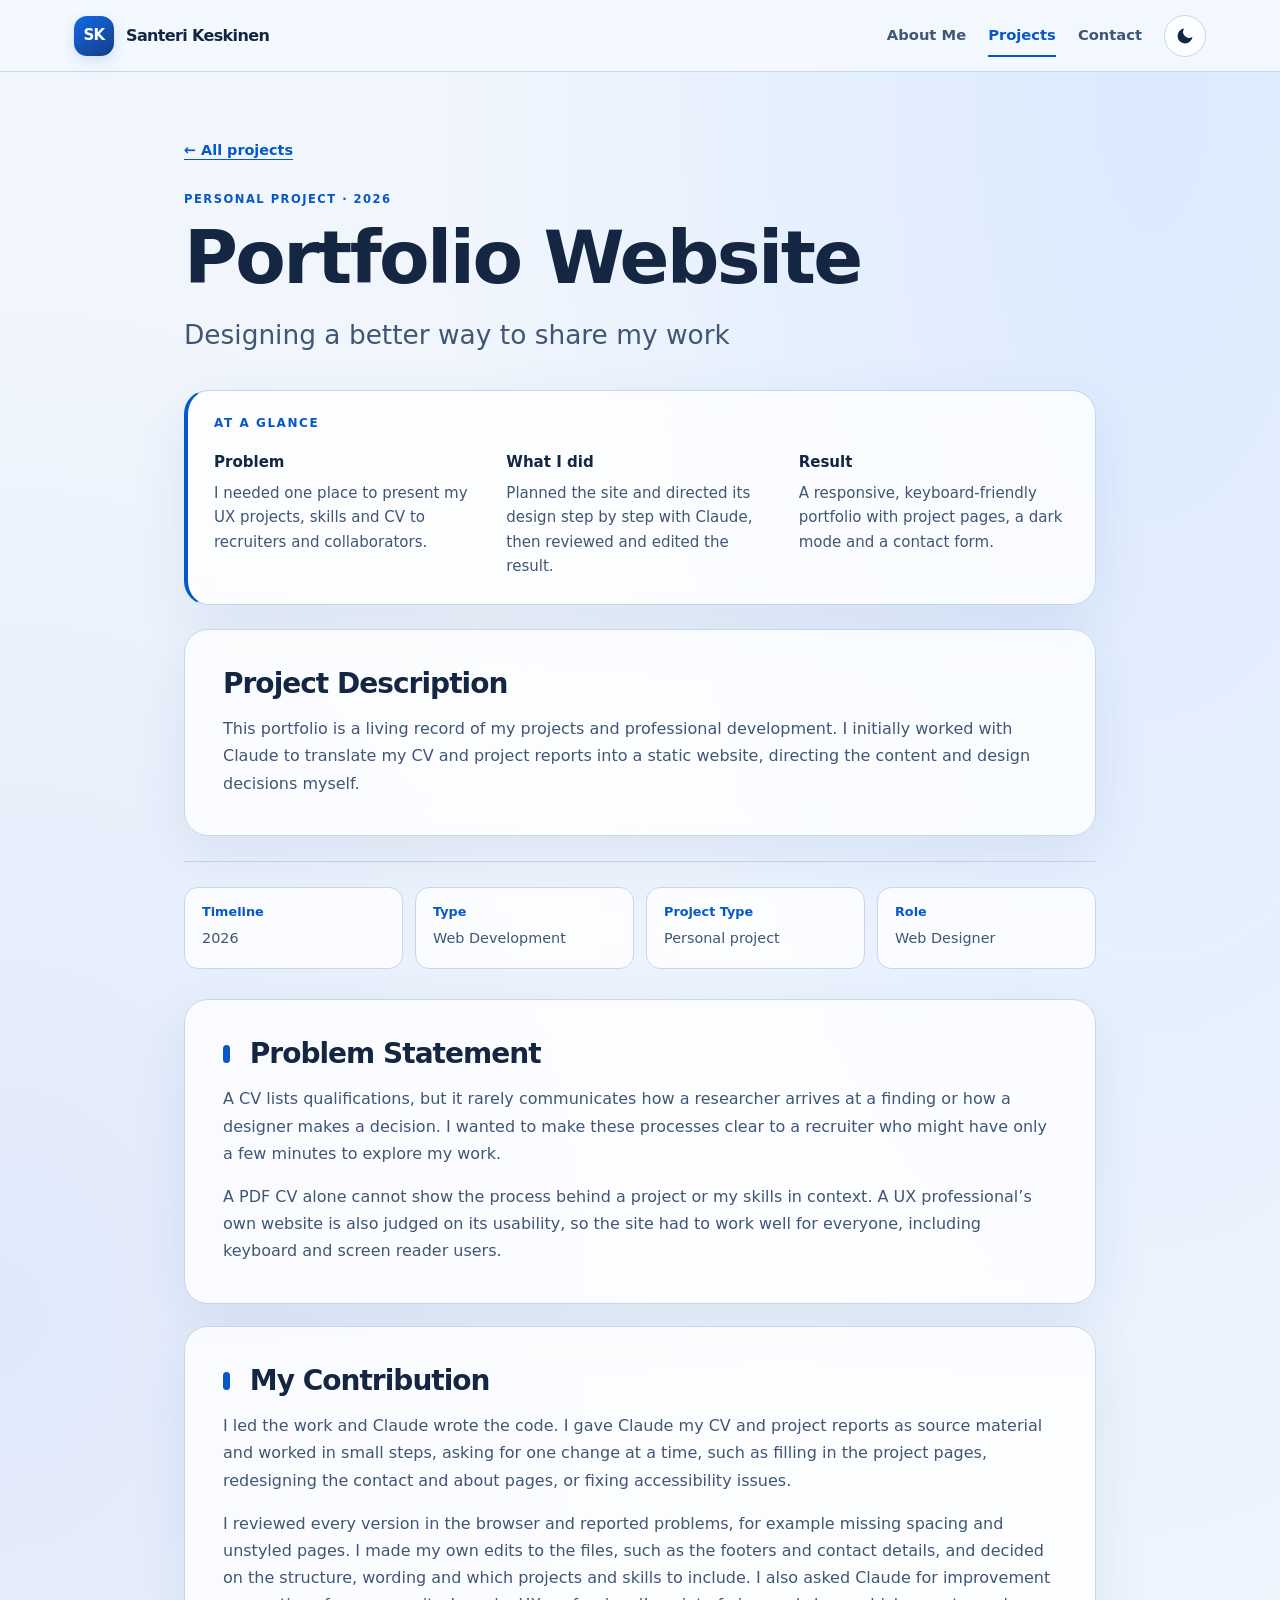
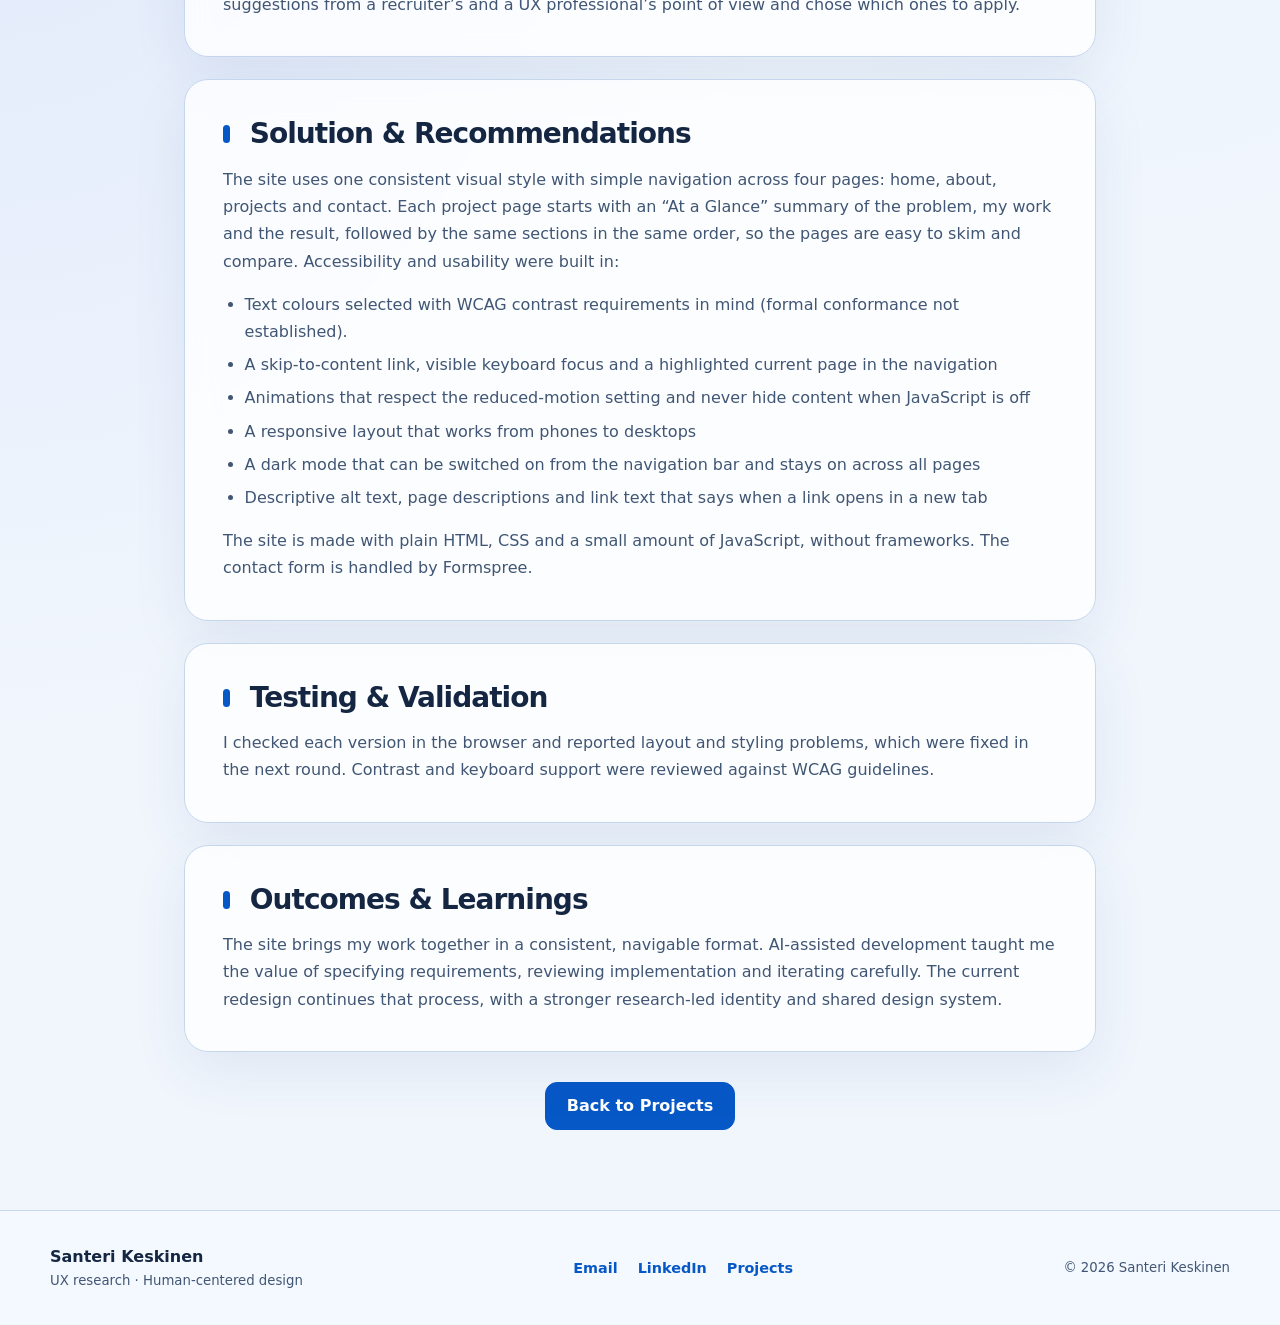
<file: Projects/portfolio.html>
<!DOCTYPE html>
<html lang="en">
 <head>
  <meta charset="utf-8"/>
  <meta content="width=device-width, initial-scale=1.0" name="viewport"/>
  <title>
   Portfolio Website — Santeri Keskinen
  </title>
  <meta content="Personal portfolio website: an accessible portfolio and CV for a UX researcher and designer, made together with Claude using HTML, CSS and JavaScript." name="description"/>
  <link href="data:image/svg+xml,%3Csvg xmlns='http://www.w3.org/2000/svg' viewBox='0 0 100 100'%3E%3Crect width='100' height='100' rx='22' fill='%230062cc'/%3E%3Ctext x='50' y='67' font-size='46' font-weight='700' text-anchor='middle' fill='white' font-family='sans-serif'%3ESK%3C/text%3E%3C/svg%3E" rel="icon"/>
  <link href="../styles.css" rel="stylesheet"/>
  <script src="../script.js">
  </script>
  <meta content="Portfolio Website — Santeri Keskinen" property="og:title"/>
  <meta content="Personal portfolio website: an accessible portfolio and CV for a UX researcher and designer, made together with Claude using HTML, CSS and JavaScript." property="og:description"/>
  <meta content="website" property="og:type"/>
  <meta content="https://santkesk.github.io/Projects/portfolio.html" property="og:url"/>
  <meta content="https://santkesk.github.io/images/social-preview.png" property="og:image"/>
  <meta content="Santeri Keskinen — UX Researcher and Designer" property="og:image:alt"/>
  <meta content="summary_large_image" name="twitter:card"/>
  <meta content="#eaf2ff" name="theme-color"/>
  <link href="https://santkesk.github.io/Projects/portfolio.html" rel="canonical"/>
 </head>
 <body class="project-page">
  <a class="skip-link" href="#main">
   Skip to main content
  </a>
  <header class="navbar">
   <div class="nav-container">
    <a class="logo" href="../index.html">
     <span aria-hidden="true" class="brand-mark">
      SK
     </span>
     Santeri Keskinen
    </a>
    <nav aria-label="Main navigation">
     <ul class="nav-links">
      <li>
       <a href="../about.html">
        About Me
       </a>
      </li>
      <li>
       <a aria-current="true" href="../projects.html">
        Projects
       </a>
      </li>
      <li>
       <a href="../contact.html">
        Contact
       </a>
      </li>
      <li>
       <button aria-label="Dark mode" aria-pressed="false" class="theme-toggle" title="Dark mode" type="button">
        <svg aria-hidden="true" class="icon-moon" viewbox="0 0 24 24">
         <path d="M21 12.8A9 9 0 1 1 11.2 3a7 7 0 0 0 9.8 9.8z">
         </path>
        </svg>
        <svg aria-hidden="true" class="icon-sun" viewbox="0 0 24 24">
         <circle cx="12" cy="12" r="4">
         </circle>
         <path d="M12 2v3M12 19v3M2 12h3M19 12h3M4.9 4.9L7 7M17 17l2.1 2.1M4.9 19.1L7 17M17 7l2.1-2.1" fill="none" stroke="currentColor" stroke-linecap="round" stroke-width="2">
         </path>
        </svg>
       </button>
      </li>
     </ul>
    </nav>
   </div>
  </header>
  <main id="main">
   <a class="back-link text-link" href="../projects.html">
    ← All projects
   </a>
   <p class="eyebrow case-kicker">
    Personal project · 2026
   </p>
   <h1>
    Portfolio Website
   </h1>
   <p class="case-subtitle">
    Designing a better way to share my work
   </p>
   <section aria-labelledby="summary-title" class="summary">
    <h2 id="summary-title">
     At a Glance
    </h2>
    <ul>
     <li>
      <strong>
       Problem
      </strong>
      I needed one place to present my UX projects, skills and CV to recruiters and collaborators.
     </li>
     <li>
      <strong>
       What I did
      </strong>
      Planned the site and directed its design step by step with Claude, then reviewed and edited the result.
     </li>
     <li>
      <strong>
       Result
      </strong>
      A responsive, keyboard-friendly portfolio with project pages, a dark mode and a contact form.
     </li>
    </ul>
   </section>
   <section aria-labelledby="description" class="description glass-light">
    <h2 id="description">
     Project Description
    </h2>
    <p>
     This portfolio is a living record of my projects and professional development. I initially worked with Claude to translate my CV and project reports into a static website, directing the content and design decisions myself.
    </p>
   </section>
   <hr/>
   <section aria-label="Project details" class="about">
    <div class="about-inline">
     <div class="about-field">
      <h3>
       Timeline
      </h3>
      <p>
       2026
      </p>
     </div>
     <div class="about-field">
      <h3>
       Type
      </h3>
      <p>
       Web Development
      </p>
     </div>
     <div class="about-field">
      <h3>
       Project Type
      </h3>
      <p>
       Personal project
      </p>
     </div>
     <div class="about-field">
      <h3>
       Role
      </h3>
      <p>
       Web Designer
      </p>
     </div>
    </div>
   </section>
   <section class="project-sections">
    <article class="glass-light">
     <h2>
      Problem Statement
     </h2>
     <p>
      A CV lists qualifications, but it rarely communicates how a researcher arrives at a finding or how a designer makes a decision. I wanted to make these processes clear to a recruiter who might have only a few minutes to explore my work.
     </p>
     <p>
      A PDF CV alone cannot show the process behind a project or my skills in context. A UX professional’s own website is also judged on its usability, so the site had to work well for everyone, including keyboard and screen reader users.
     </p>
    </article>
    <article class="glass-light">
     <h2>
      My Contribution
     </h2>
     <p>
      I led the work and Claude wrote the code. I gave Claude my CV and project reports as source material and worked in small steps, asking for one change at a time, such as filling in the project pages, redesigning the contact and about pages, or fixing accessibility issues.
     </p>
     <p>
      I reviewed every version in the browser and reported problems, for example missing spacing and unstyled pages. I made my own edits to the files, such as the footers and contact details, and decided on the structure, wording and which projects and skills to include. I also asked Claude for improvement suggestions from a recruiter’s and a UX professional’s point of view and chose which ones to apply.
     </p>
    </article>
    <article class="glass-light">
     <h2>
      Solution &amp; Recommendations
     </h2>
     <p>
      The site uses one consistent visual style with simple navigation across four pages: home, about, projects and contact. Each project page starts with an “At a Glance” summary of the problem, my work and the result, followed by the same sections in the same order, so the pages are easy to skim and compare. Accessibility and usability were built in:
     </p>
     <ul>
      <li>
       Text colours selected with WCAG contrast requirements in mind (formal conformance not established).
      </li>
      <li>
       A skip-to-content link, visible keyboard focus and a highlighted current page in the navigation
      </li>
      <li>
       Animations that respect the reduced-motion setting and never hide content when JavaScript is off
      </li>
      <li>
       A responsive layout that works from phones to desktops
      </li>
      <li>
       A dark mode that can be switched on from the navigation bar and stays on across all pages
      </li>
      <li>
       Descriptive alt text, page descriptions and link text that says when a link opens in a new tab
      </li>
     </ul>
     <p>
      The site is made with plain HTML, CSS and a small amount of JavaScript, without frameworks. The contact form is handled by Formspree.
     </p>
    </article>
    <article class="glass-light">
     <h2>
      Testing &amp; Validation
     </h2>
     <p>
      I checked each version in the browser and reported layout and styling problems, which were fixed in the next round. Contrast and keyboard support were reviewed against WCAG guidelines.
     </p>
    </article>
    <article class="glass-light">
     <h2>
      Outcomes &amp; Learnings
     </h2>
     <p>
      The site brings my work together in a consistent, navigable format. AI-assisted development taught me the value of specifying requirements, reviewing implementation and iterating carefully. The current redesign continues that process, with a stronger research-led identity and shared design system.
     </p>
    </article>
   </section>
   <div class="center">
    <a class="btn" href="../projects.html">
     Back to Projects
    </a>
   </div>
  </main>
  <footer class="footer">
   <div class="footer-inner">
    <div>
     <strong>
      Santeri Keskinen
     </strong>
     <p>
      UX research · Human-centered design
     </p>
    </div>
    <div class="footer-links">
     <a href="mailto:santkesk@proton.me">
      Email
     </a>
     <a href="https://www.linkedin.com/in/santeri-keskinen/">
      LinkedIn
     </a>
     <a href="../projects.html">
      Projects
     </a>
    </div>
    <p class="copyright">
     © 2026 Santeri Keskinen
    </p>
   </div>
  </footer>
 </body>
</html>
</file>
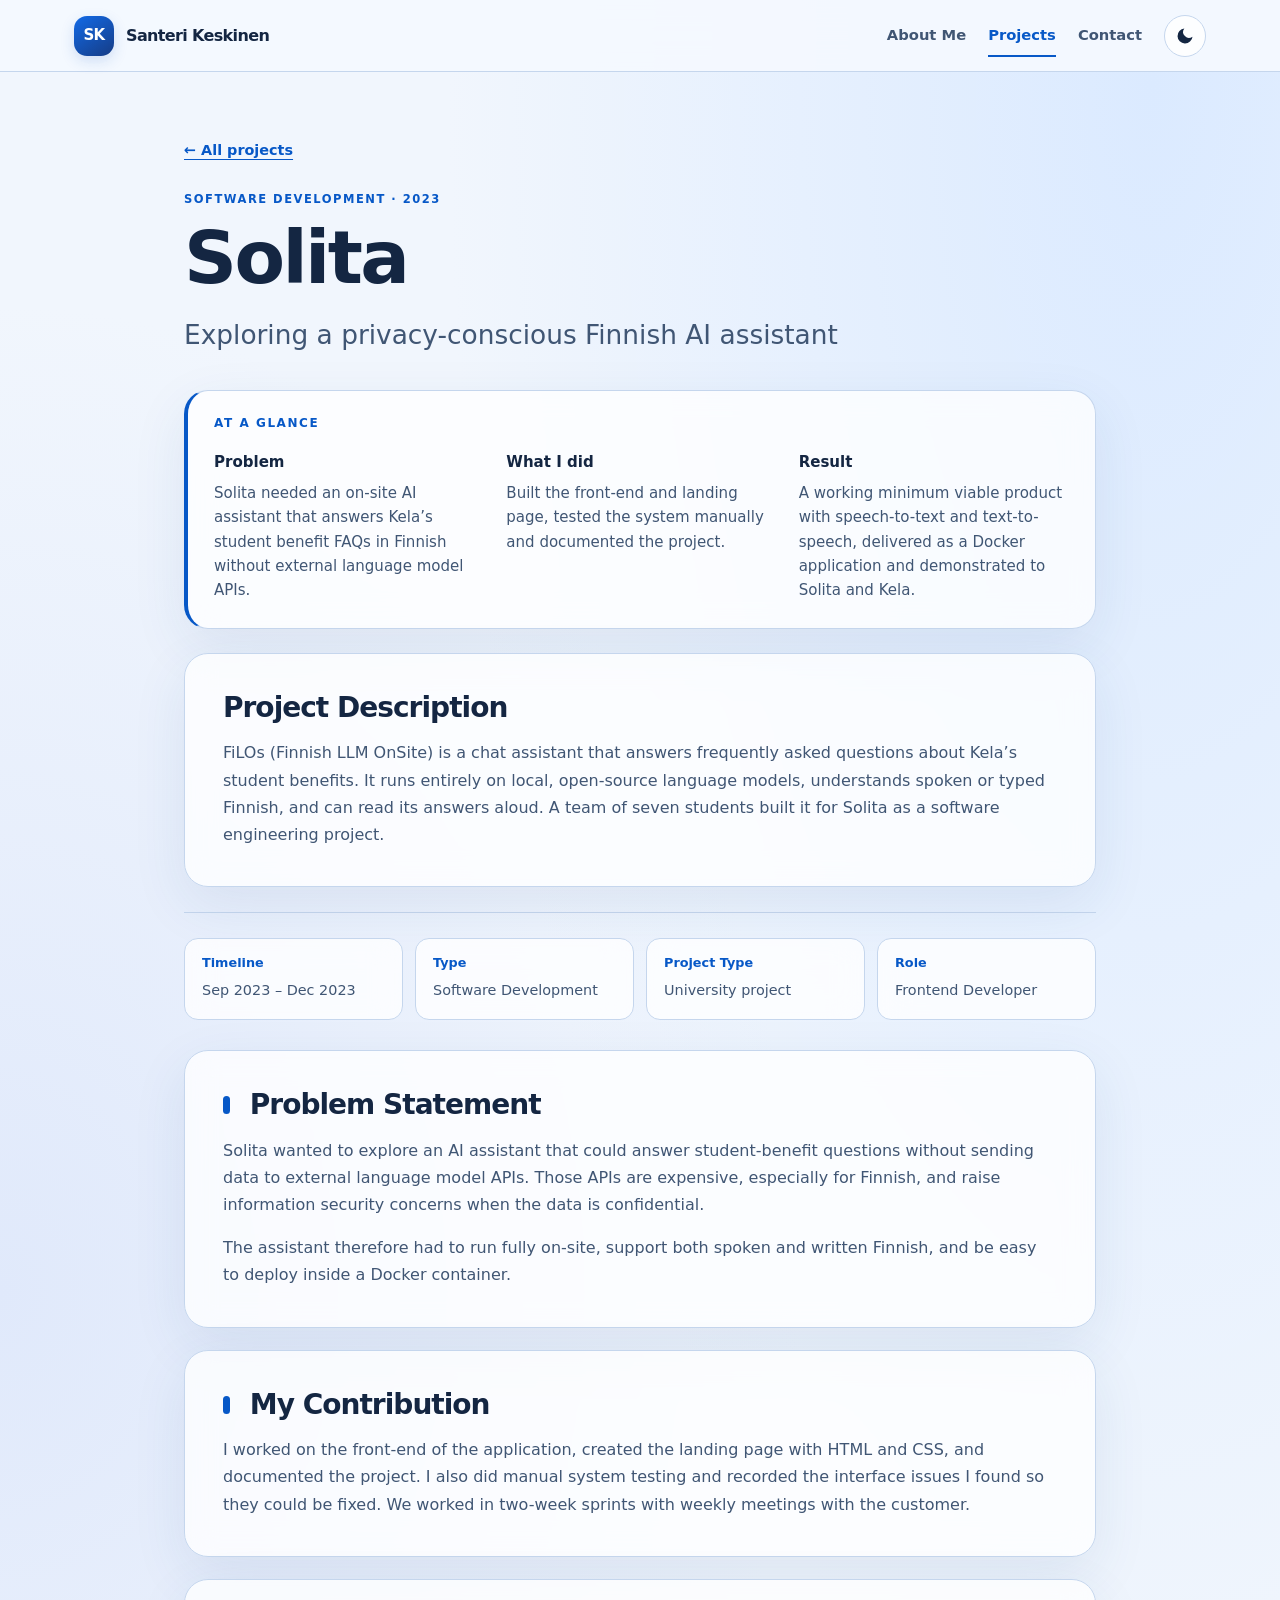
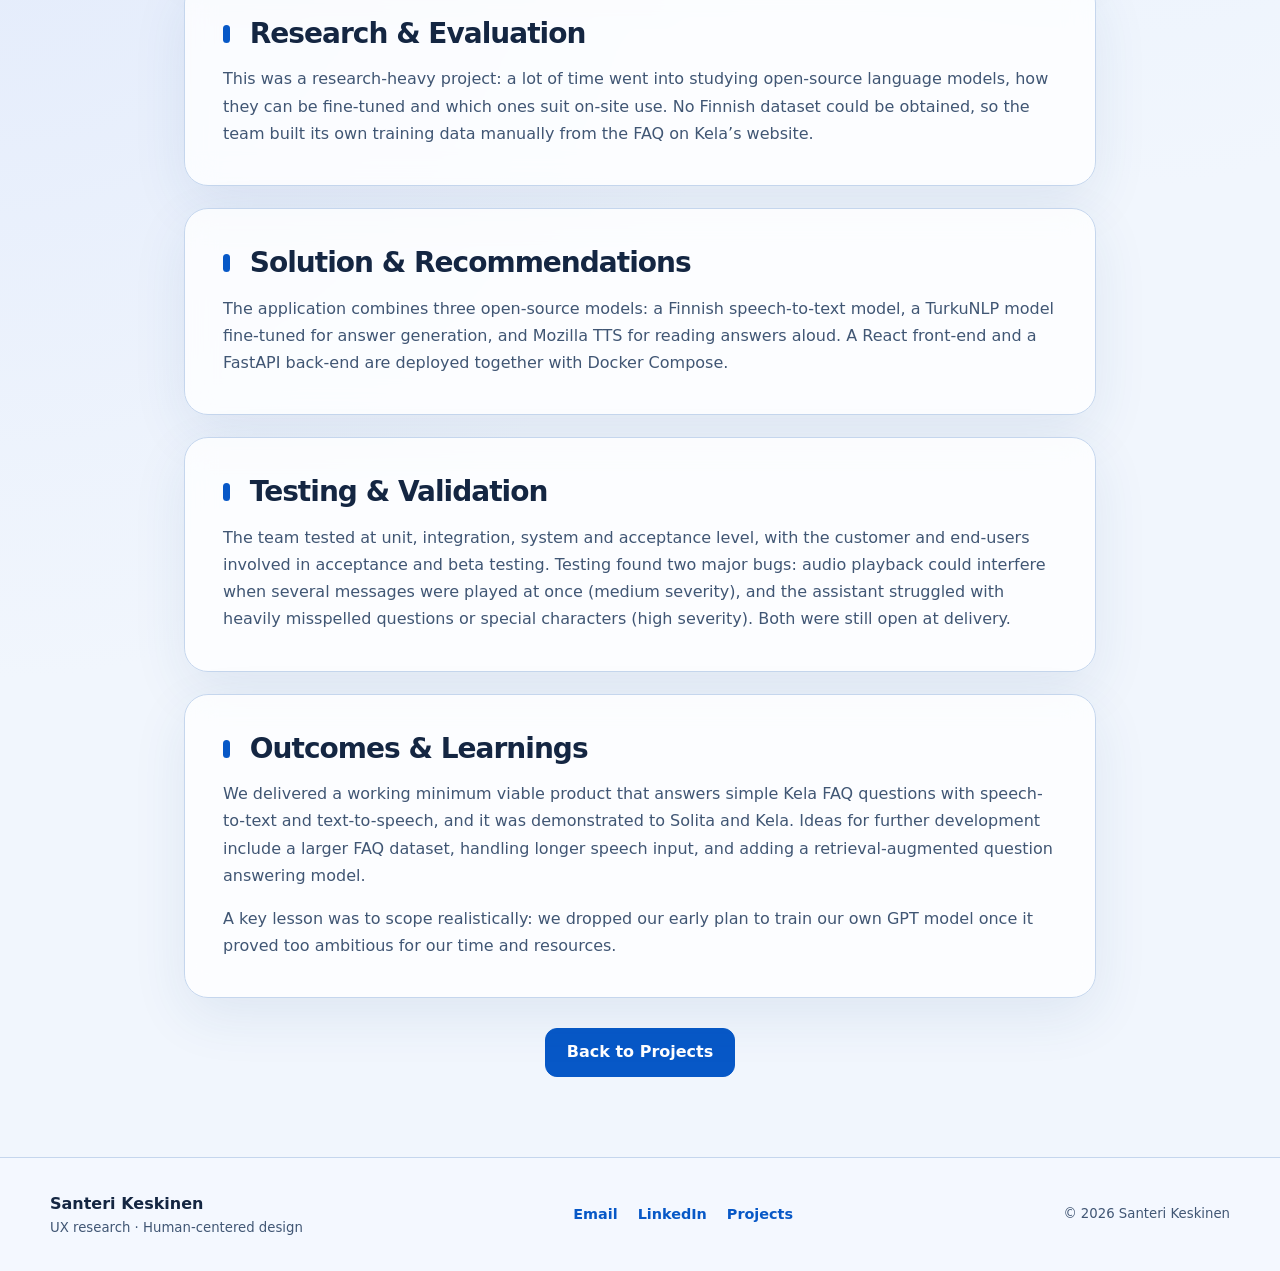
<file: Projects/solita.html>
<!DOCTYPE html>
<html lang="en">
 <head>
  <meta charset="utf-8"/>
  <meta content="width=device-width, initial-scale=1.0" name="viewport"/>
  <title>
   Solita — Santeri Keskinen
  </title>
  <meta content="Solita project: front-end and testing for an on-site Finnish AI chat assistant answering Kela student benefit questions." name="description"/>
  <link href="data:image/svg+xml,%3Csvg xmlns='http://www.w3.org/2000/svg' viewBox='0 0 100 100'%3E%3Crect width='100' height='100' rx='22' fill='%230062cc'/%3E%3Ctext x='50' y='67' font-size='46' font-weight='700' text-anchor='middle' fill='white' font-family='sans-serif'%3ESK%3C/text%3E%3C/svg%3E" rel="icon"/>
  <link href="../styles.css" rel="stylesheet"/>
  <script src="../script.js">
  </script>
  <meta content="Solita — Santeri Keskinen" property="og:title"/>
  <meta content="Solita project: front-end and testing for an on-site Finnish AI chat assistant answering Kela student benefit questions." property="og:description"/>
  <meta content="website" property="og:type"/>
  <meta content="https://santkesk.github.io/Projects/solita.html" property="og:url"/>
  <meta content="https://santkesk.github.io/images/social-preview.png" property="og:image"/>
  <meta content="Santeri Keskinen — UX Researcher and Designer" property="og:image:alt"/>
  <meta content="summary_large_image" name="twitter:card"/>
  <meta content="#eaf2ff" name="theme-color"/>
  <link href="https://santkesk.github.io/Projects/solita.html" rel="canonical"/>
 </head>
 <body class="project-page">
  <a class="skip-link" href="#main">
   Skip to main content
  </a>
  <header class="navbar">
   <div class="nav-container">
    <a class="logo" href="../index.html">
     <span aria-hidden="true" class="brand-mark">
      SK
     </span>
     Santeri Keskinen
    </a>
    <nav aria-label="Main navigation">
     <ul class="nav-links">
      <li>
       <a href="../about.html">
        About Me
       </a>
      </li>
      <li>
       <a aria-current="true" href="../projects.html">
        Projects
       </a>
      </li>
      <li>
       <a href="../contact.html">
        Contact
       </a>
      </li>
      <li>
       <button aria-label="Dark mode" aria-pressed="false" class="theme-toggle" title="Dark mode" type="button">
        <svg aria-hidden="true" class="icon-moon" viewbox="0 0 24 24">
         <path d="M21 12.8A9 9 0 1 1 11.2 3a7 7 0 0 0 9.8 9.8z">
         </path>
        </svg>
        <svg aria-hidden="true" class="icon-sun" viewbox="0 0 24 24">
         <circle cx="12" cy="12" r="4">
         </circle>
         <path d="M12 2v3M12 19v3M2 12h3M19 12h3M4.9 4.9L7 7M17 17l2.1 2.1M4.9 19.1L7 17M17 7l2.1-2.1" fill="none" stroke="currentColor" stroke-linecap="round" stroke-width="2">
         </path>
        </svg>
       </button>
      </li>
     </ul>
    </nav>
   </div>
  </header>
  <main id="main">
   <a class="back-link text-link" href="../projects.html">
    ← All projects
   </a>
   <p class="eyebrow case-kicker">
    Software development · 2023
   </p>
   <h1>
    Solita
   </h1>
   <p class="case-subtitle">
    Exploring a privacy-conscious Finnish AI assistant
   </p>
   <section aria-labelledby="summary-title" class="summary">
    <h2 id="summary-title">
     At a Glance
    </h2>
    <ul>
     <li>
      <strong>
       Problem
      </strong>
      Solita needed an on-site AI assistant that answers Kela’s student benefit FAQs in Finnish without external language model APIs.
     </li>
     <li>
      <strong>
       What I did
      </strong>
      Built the front-end and landing page, tested the system manually and documented the project.
     </li>
     <li>
      <strong>
       Result
      </strong>
      A working minimum viable product with speech-to-text and text-to-speech, delivered as a Docker application and demonstrated to Solita and Kela.
     </li>
    </ul>
   </section>
   <section aria-labelledby="description" class="description glass-light">
    <h2 id="description">
     Project Description
    </h2>
    <p>
     FiLOs (Finnish LLM OnSite) is a chat assistant that answers frequently asked questions about Kela’s student benefits. It runs entirely on local, open-source language models, understands spoken or typed Finnish, and can read its answers aloud. A team of seven students built it for Solita as a software engineering project.
    </p>
   </section>
   <hr/>
   <section aria-label="Project details" class="about">
    <div class="about-inline">
     <div class="about-field">
      <h3>
       Timeline
      </h3>
      <p>
       Sep 2023 – Dec 2023
      </p>
     </div>
     <div class="about-field">
      <h3>
       Type
      </h3>
      <p>
       Software Development
      </p>
     </div>
     <div class="about-field">
      <h3>
       Project Type
      </h3>
      <p>
       University project
      </p>
     </div>
     <div class="about-field">
      <h3>
       Role
      </h3>
      <p>
       Frontend Developer
      </p>
     </div>
    </div>
   </section>
   <section class="project-sections">
    <article class="glass-light">
     <h2>
      Problem Statement
     </h2>
     <p>
      Solita wanted to explore an AI assistant that could answer student-benefit questions without sending data to external language model APIs. Those APIs are expensive, especially for Finnish, and raise information security concerns when the data is confidential.
     </p>
     <p>
      The assistant therefore had to run fully on-site, support both spoken and written Finnish, and be easy to deploy inside a Docker container.
     </p>
    </article>
    <article class="glass-light">
     <h2>
      My Contribution
     </h2>
     <p>
      I worked on the front-end of the application, created the landing page with HTML and CSS, and documented the project. I also did manual system testing and recorded the interface issues I found so they could be fixed. We worked in two-week sprints with weekly meetings with the customer.
     </p>
    </article>
    <article class="glass-light">
     <h2>
      Research &amp; Evaluation
     </h2>
     <p>
      This was a research-heavy project: a lot of time went into studying open-source language models, how they can be fine-tuned and which ones suit on-site use. No Finnish dataset could be obtained, so the team built its own training data manually from the FAQ on Kela’s website.
     </p>
    </article>
    <article class="glass-light">
     <h2>
      Solution &amp; Recommendations
     </h2>
     <p>
      The application combines three open-source models: a Finnish speech-to-text model, a TurkuNLP model fine-tuned for answer generation, and Mozilla TTS for reading answers aloud. A React front-end and a FastAPI back-end are deployed together with Docker Compose.
     </p>
    </article>
    <article class="glass-light">
     <h2>
      Testing &amp; Validation
     </h2>
     <p>
      The team tested at unit, integration, system and acceptance level, with the customer and end-users involved in acceptance and beta testing. Testing found two major bugs: audio playback could interfere when several messages were played at once (medium severity), and the assistant struggled with heavily misspelled questions or special characters (high severity). Both were still open at delivery.
     </p>
    </article>
    <article class="glass-light">
     <h2>
      Outcomes &amp; Learnings
     </h2>
     <p>
      We delivered a working minimum viable product that answers simple Kela FAQ questions with speech-to-text and text-to-speech, and it was demonstrated to Solita and Kela. Ideas for further development include a larger FAQ dataset, handling longer speech input, and adding a retrieval-augmented question answering model.
     </p>
     <p>
      A key lesson was to scope realistically: we dropped our early plan to train our own GPT model once it proved too ambitious for our time and resources.
     </p>
    </article>
   </section>
   <div class="center">
    <a class="btn" href="../projects.html">
     Back to Projects
    </a>
   </div>
  </main>
  <footer class="footer">
   <div class="footer-inner">
    <div>
     <strong>
      Santeri Keskinen
     </strong>
     <p>
      UX research · Human-centered design
     </p>
    </div>
    <div class="footer-links">
     <a href="mailto:santkesk@proton.me">
      Email
     </a>
     <a href="https://www.linkedin.com/in/santeri-keskinen/">
      LinkedIn
     </a>
     <a href="../projects.html">
      Projects
     </a>
    </div>
    <p class="copyright">
     © 2026 Santeri Keskinen
    </p>
   </div>
  </footer>
 </body>
</html>
</file>
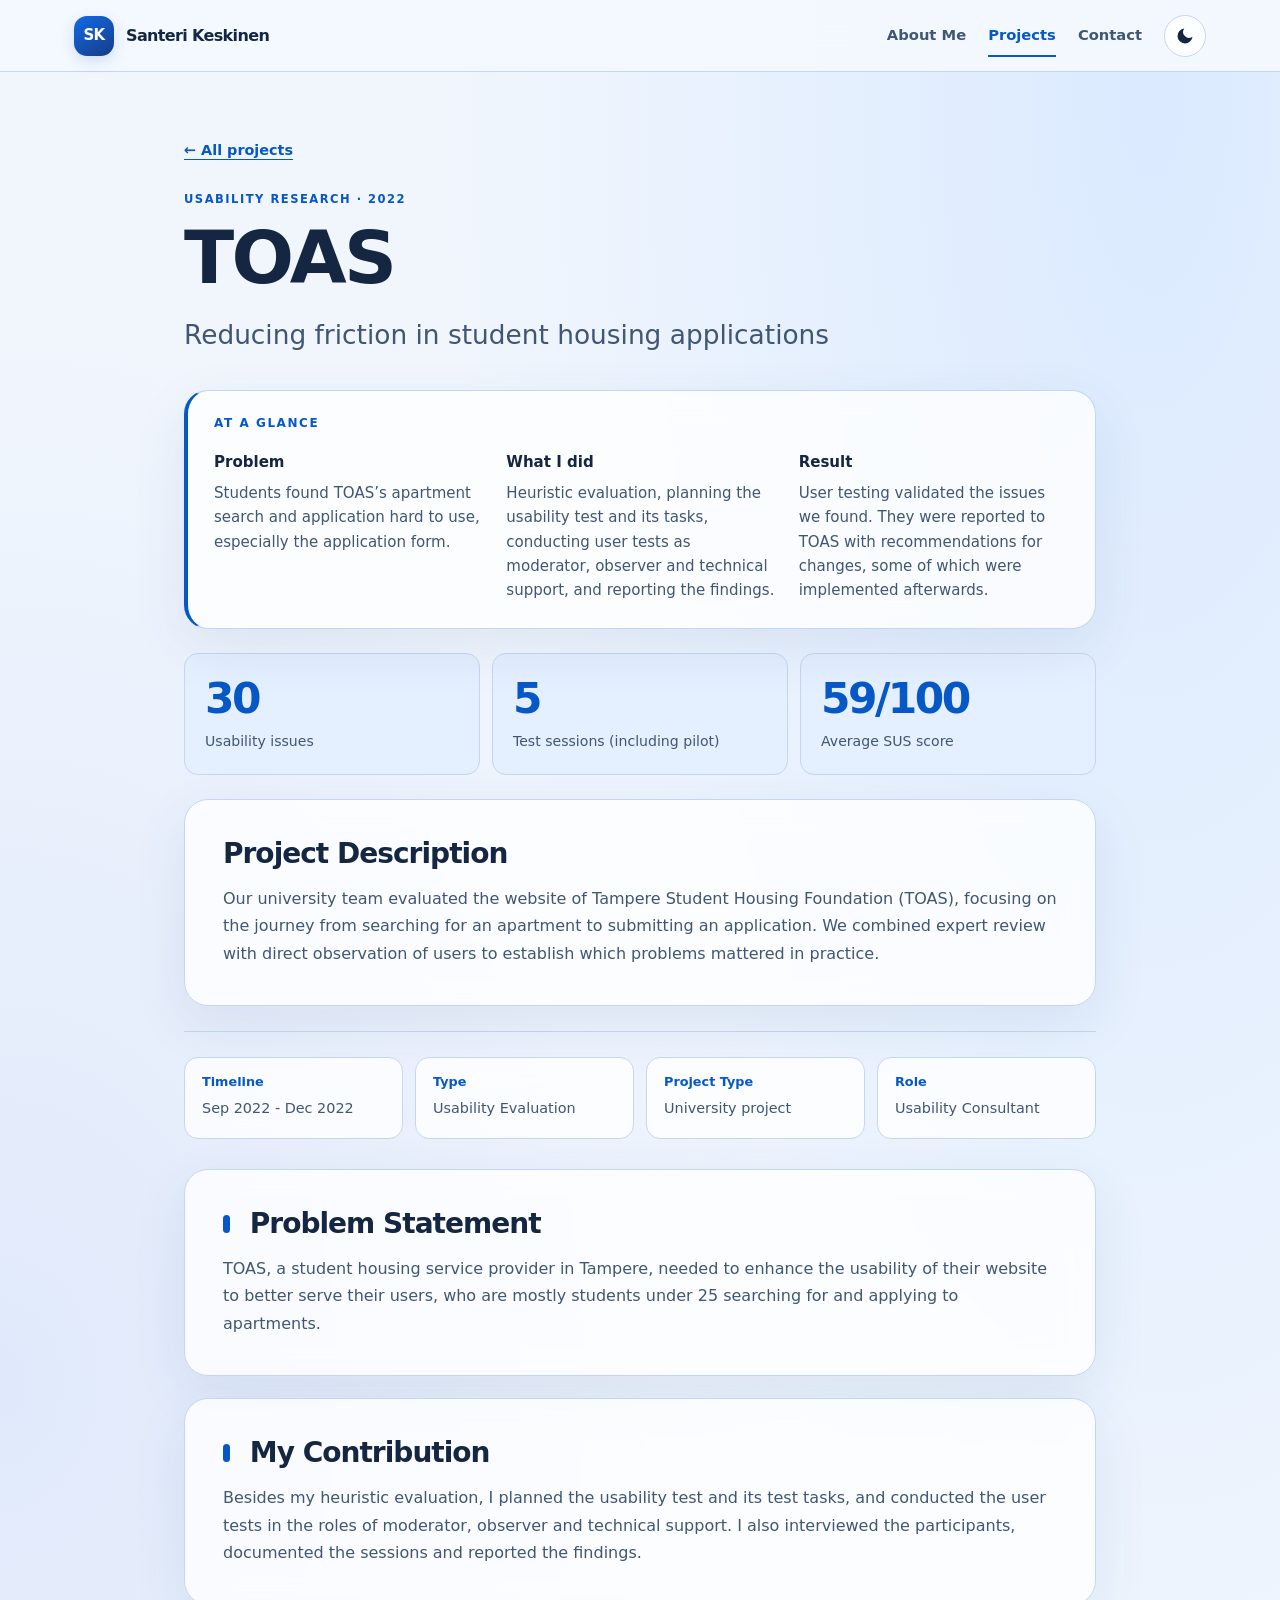
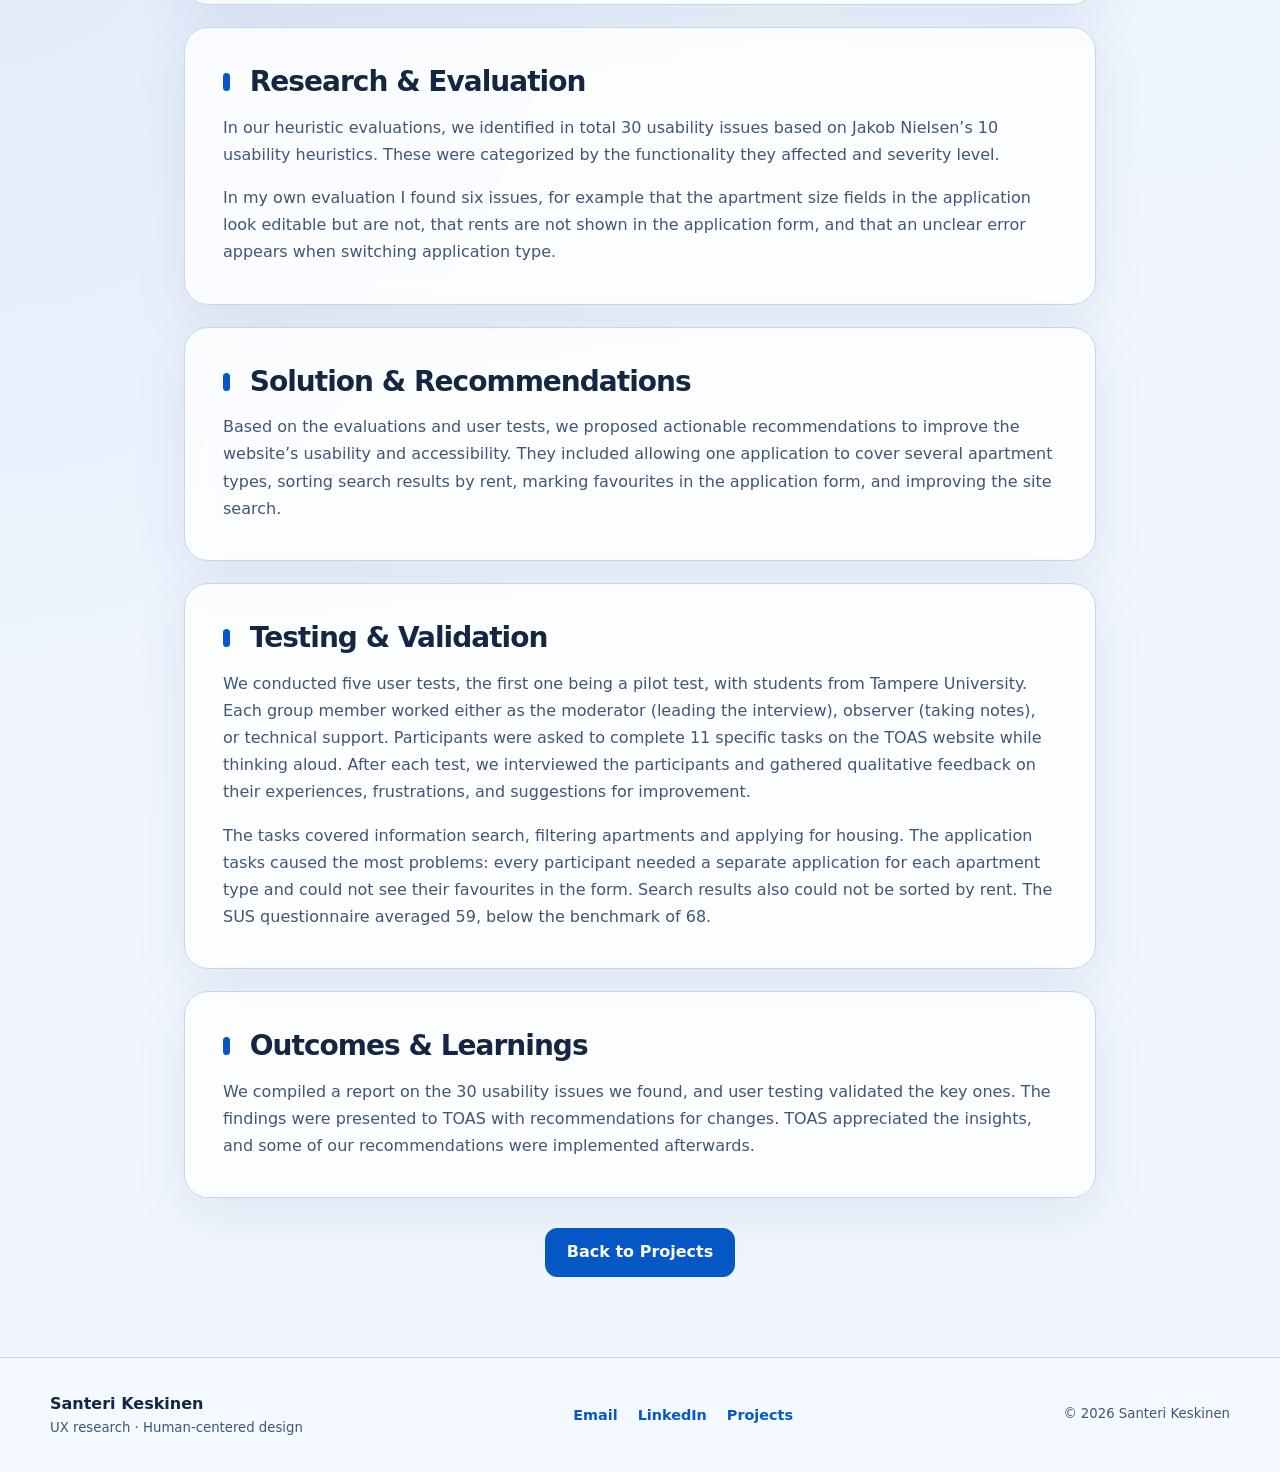
<file: Projects/toas.html>
<!DOCTYPE html>
<html lang="en">
 <head>
  <meta charset="utf-8"/>
  <meta content="width=device-width, initial-scale=1.0" name="viewport"/>
  <title>
   TOAS — Santeri Keskinen
  </title>
  <meta content="TOAS project: heuristic evaluation and user testing of the Tampere student housing website with recommendations for improvement." name="description"/>
  <link href="data:image/svg+xml,%3Csvg xmlns='http://www.w3.org/2000/svg' viewBox='0 0 100 100'%3E%3Crect width='100' height='100' rx='22' fill='%230062cc'/%3E%3Ctext x='50' y='67' font-size='46' font-weight='700' text-anchor='middle' fill='white' font-family='sans-serif'%3ESK%3C/text%3E%3C/svg%3E" rel="icon"/>
  <link href="../styles.css" rel="stylesheet"/>
  <script src="../script.js">
  </script>
  <meta content="TOAS — Santeri Keskinen" property="og:title"/>
  <meta content="TOAS project: heuristic evaluation and user testing of the Tampere student housing website with recommendations for improvement." property="og:description"/>
  <meta content="website" property="og:type"/>
  <meta content="https://santkesk.github.io/Projects/toas.html" property="og:url"/>
  <meta content="https://santkesk.github.io/images/social-preview.png" property="og:image"/>
  <meta content="Santeri Keskinen — UX Researcher and Designer" property="og:image:alt"/>
  <meta content="summary_large_image" name="twitter:card"/>
  <meta content="#eaf2ff" name="theme-color"/>
  <link href="https://santkesk.github.io/Projects/toas.html" rel="canonical"/>
 </head>
 <body class="project-page">
  <a class="skip-link" href="#main">
   Skip to main content
  </a>
  <header class="navbar">
   <div class="nav-container">
    <a class="logo" href="../index.html">
     <span aria-hidden="true" class="brand-mark">
      SK
     </span>
     Santeri Keskinen
    </a>
    <nav aria-label="Main navigation">
     <ul class="nav-links">
      <li>
       <a href="../about.html">
        About Me
       </a>
      </li>
      <li>
       <a aria-current="true" href="../projects.html">
        Projects
       </a>
      </li>
      <li>
       <a href="../contact.html">
        Contact
       </a>
      </li>
      <li>
       <button aria-label="Dark mode" aria-pressed="false" class="theme-toggle" title="Dark mode" type="button">
        <svg aria-hidden="true" class="icon-moon" viewbox="0 0 24 24">
         <path d="M21 12.8A9 9 0 1 1 11.2 3a7 7 0 0 0 9.8 9.8z">
         </path>
        </svg>
        <svg aria-hidden="true" class="icon-sun" viewbox="0 0 24 24">
         <circle cx="12" cy="12" r="4">
         </circle>
         <path d="M12 2v3M12 19v3M2 12h3M19 12h3M4.9 4.9L7 7M17 17l2.1 2.1M4.9 19.1L7 17M17 7l2.1-2.1" fill="none" stroke="currentColor" stroke-linecap="round" stroke-width="2">
         </path>
        </svg>
       </button>
      </li>
     </ul>
    </nav>
   </div>
  </header>
  <main id="main">
   <a class="back-link text-link" href="../projects.html">
    ← All projects
   </a>
   <p class="eyebrow case-kicker">
    Usability research · 2022
   </p>
   <h1>
    TOAS
   </h1>
   <p class="case-subtitle">
    Reducing friction in student housing applications
   </p>
   <section aria-labelledby="summary-title" class="summary">
    <h2 id="summary-title">
     At a Glance
    </h2>
    <ul>
     <li>
      <strong>
       Problem
      </strong>
      Students found TOAS’s apartment search and application hard to use, especially the application form.
     </li>
     <li>
      <strong>
       What I did
      </strong>
      Heuristic evaluation, planning the usability test and its tasks, conducting user tests as moderator, observer and technical support, and reporting the findings.
     </li>
     <li>
      <strong>
       Result
      </strong>
      User testing validated the issues we found. They were reported to TOAS with recommendations for changes, some of which were implemented afterwards.
     </li>
    </ul>
   </section>
   <div class="metrics">
    <div>
     <strong>
      30
     </strong>
     <span>
      Usability issues
     </span>
    </div>
    <div>
     <strong>
      5
     </strong>
     <span>
      Test sessions (including pilot)
     </span>
    </div>
    <div>
     <strong>
      59/100
     </strong>
     <span>
      Average SUS score
     </span>
    </div>
   </div>
   <section aria-labelledby="description" class="description glass-light">
    <h2 id="description">
     Project Description
    </h2>
    <p>
     Our university team evaluated the website of Tampere Student Housing Foundation (TOAS), focusing on the journey from searching for an apartment to submitting an application. We combined expert review with direct observation of users to establish which problems mattered in practice.
    </p>
   </section>
   <hr/>
   <section aria-label="Project details" class="about">
    <div class="about-inline">
     <div class="about-field">
      <h3>
       Timeline
      </h3>
      <p>
       Sep 2022 - Dec 2022
      </p>
     </div>
     <div class="about-field">
      <h3>
       Type
      </h3>
      <p>
       Usability Evaluation
      </p>
     </div>
     <div class="about-field">
      <h3>
       Project Type
      </h3>
      <p>
       University project
      </p>
     </div>
     <div class="about-field">
      <h3>
       Role
      </h3>
      <p>
       Usability Consultant
      </p>
     </div>
    </div>
   </section>
   <section class="project-sections">
    <article class="glass-light">
     <h2>
      Problem Statement
     </h2>
     <p>
      TOAS, a student housing service provider in Tampere, needed to enhance the usability of their website to better serve their users, who are mostly students under 25 searching for and applying to apartments.
     </p>
    </article>
    <article class="glass-light">
     <h2>
      My Contribution
     </h2>
     <p>
      Besides my heuristic evaluation, I planned the usability test and its test tasks, and conducted the user tests in the roles of moderator, observer and technical support. I also interviewed the participants, documented the sessions and reported the findings.
     </p>
    </article>
    <article class="glass-light">
     <h2>
      Research &amp; Evaluation
     </h2>
     <p>
      In our heuristic evaluations, we identified in total 30 usability issues based on Jakob Nielsen’s 10 usability heuristics. These were categorized by the functionality they affected and severity level.
     </p>
     <p>
      In my own evaluation I found six issues, for example that the apartment size fields in the application look editable but are not, that rents are not shown in the application form, and that an unclear error appears when switching application type.
     </p>
    </article>
    <article class="glass-light">
     <h2>
      Solution &amp; Recommendations
     </h2>
     <p>
      Based on the evaluations and user tests, we proposed actionable recommendations to improve the website’s usability and accessibility. They included allowing one application to cover several apartment types, sorting search results by rent, marking favourites in the application form, and improving the site search.
     </p>
    </article>
    <article class="glass-light">
     <h2>
      Testing &amp; Validation
     </h2>
     <p>
      We conducted five user tests, the first one being a pilot test, with students from Tampere University. Each group member worked either as the moderator (leading the interview), observer (taking notes), or technical support. Participants were asked to complete 11 specific tasks on the TOAS website while thinking aloud. After each test, we interviewed the participants and gathered qualitative feedback on their experiences, frustrations, and suggestions for improvement.
     </p>
     <p>
      The tasks covered information search, filtering apartments and applying for housing. The application tasks caused the most problems: every participant needed a separate application for each apartment type and could not see their favourites in the form. Search results also could not be sorted by rent. The SUS questionnaire averaged 59, below the benchmark of 68.
     </p>
    </article>
    <article class="glass-light">
     <h2>
      Outcomes &amp; Learnings
     </h2>
     <p>
      We compiled a report on the 30 usability issues we found, and user testing validated the key ones. The findings were presented to TOAS with recommendations for changes. TOAS appreciated the insights, and some of our recommendations were implemented afterwards.
     </p>
    </article>
   </section>
   <div class="center">
    <a class="btn" href="../projects.html">
     Back to Projects
    </a>
   </div>
  </main>
  <footer class="footer">
   <div class="footer-inner">
    <div>
     <strong>
      Santeri Keskinen
     </strong>
     <p>
      UX research · Human-centered design
     </p>
    </div>
    <div class="footer-links">
     <a href="mailto:santkesk@proton.me">
      Email
     </a>
     <a href="https://www.linkedin.com/in/santeri-keskinen/">
      LinkedIn
     </a>
     <a href="../projects.html">
      Projects
     </a>
    </div>
    <p class="copyright">
     © 2026 Santeri Keskinen
    </p>
   </div>
  </footer>
 </body>
</html>
</file>
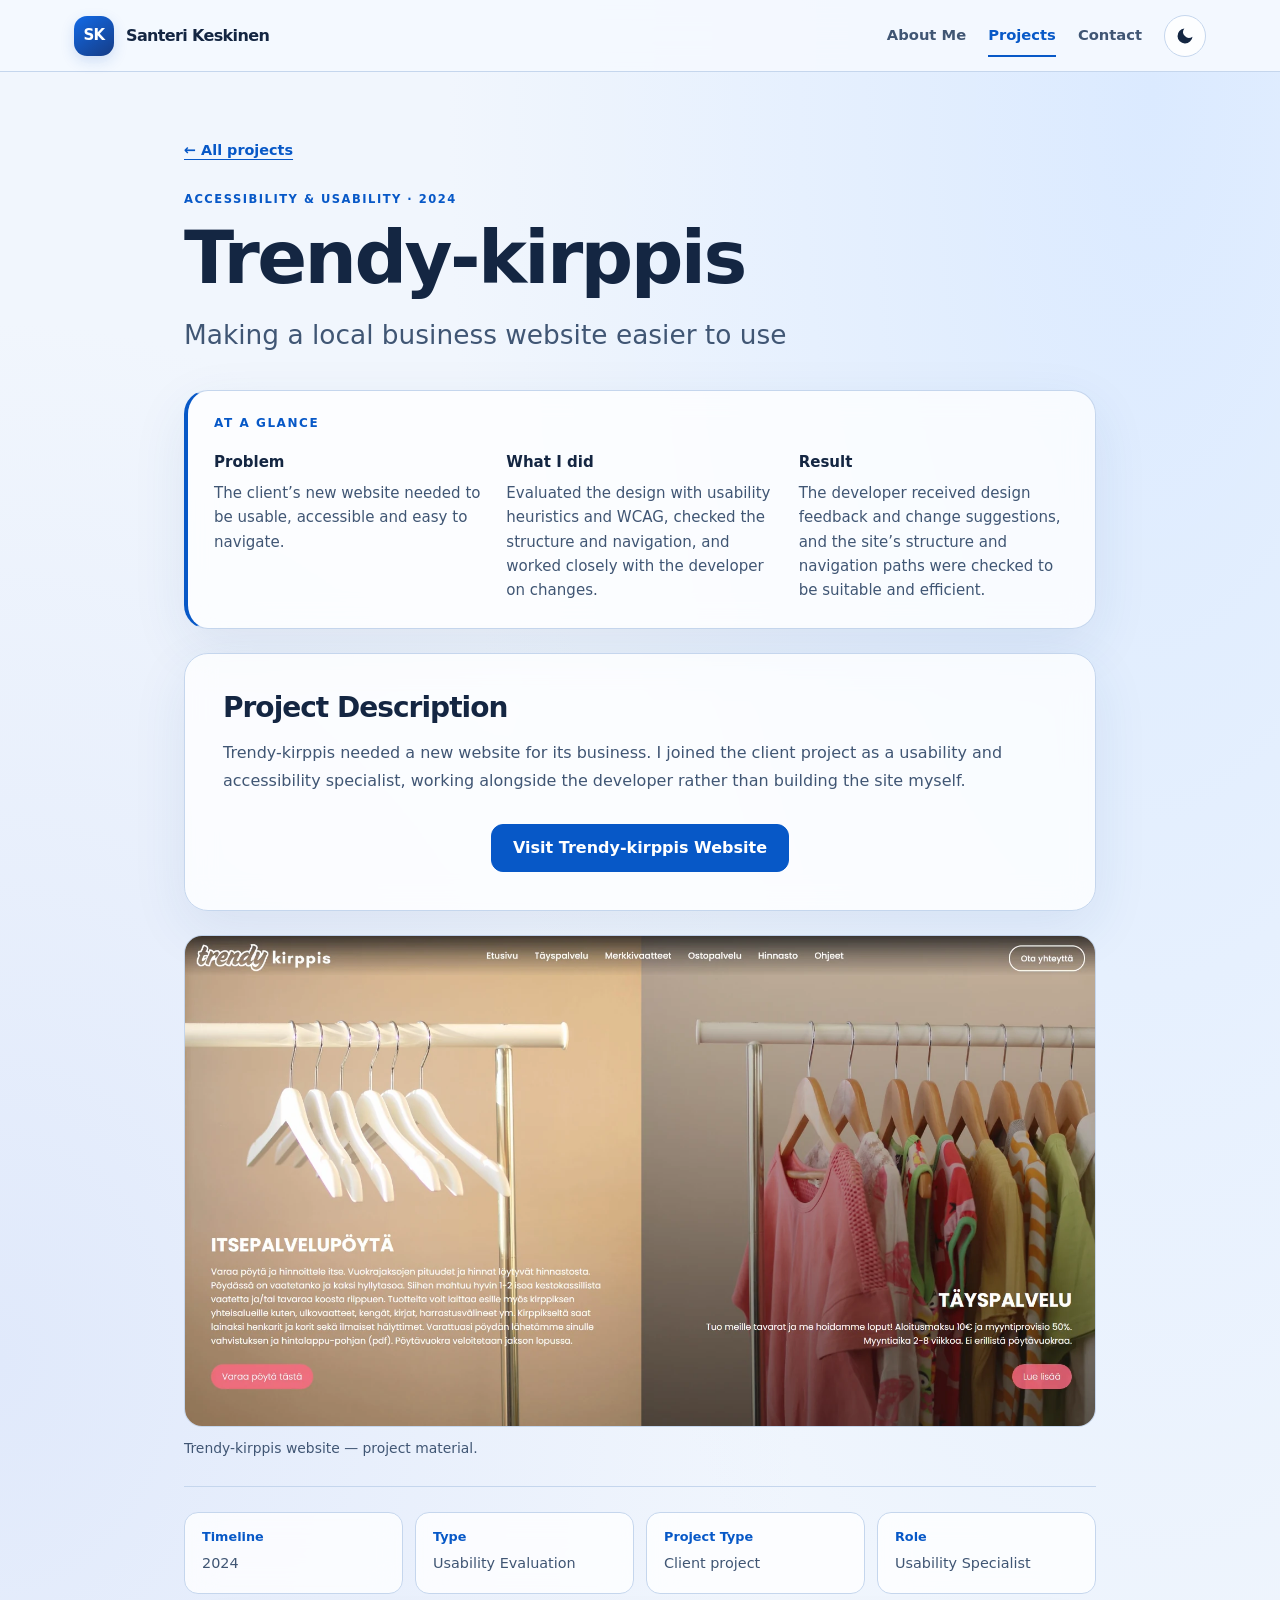
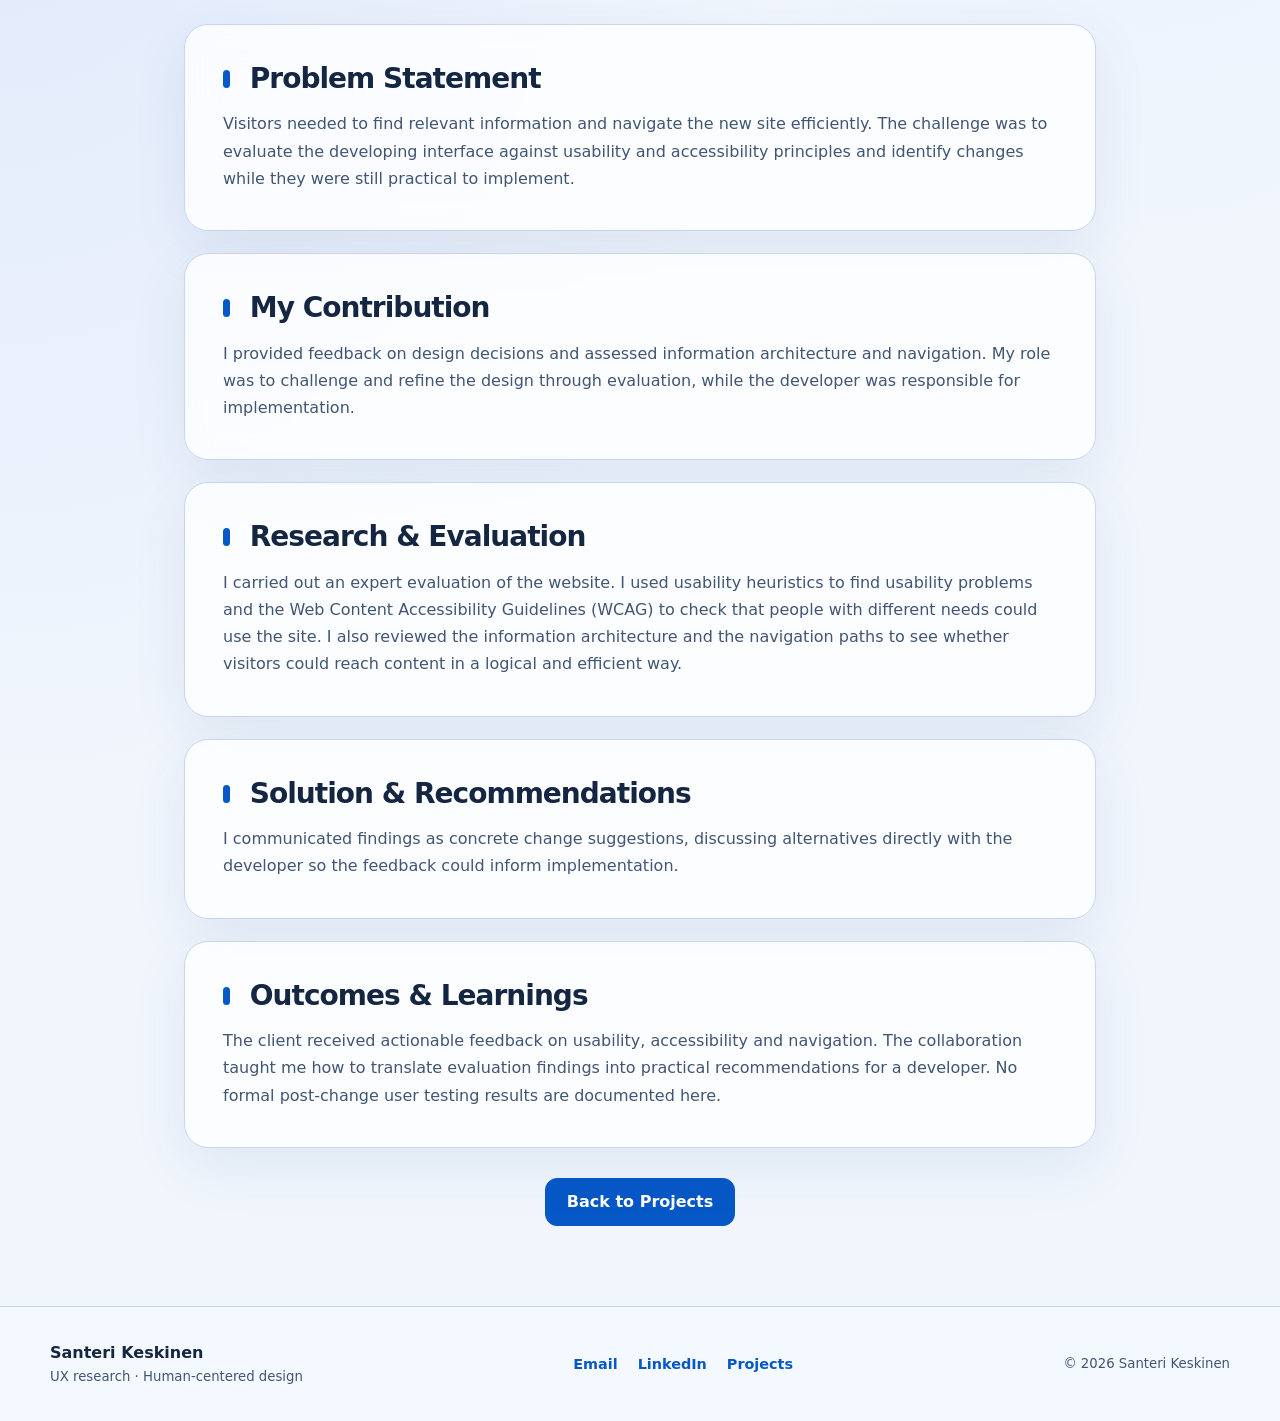
<file: Projects/trendykids.html>
<!DOCTYPE html>
<html lang="en">
 <head>
  <meta charset="utf-8"/>
  <meta content="width=device-width, initial-scale=1.0" name="viewport"/>
  <title>
   Trendy-kirppis — Santeri Keskinen
  </title>
  <meta content="Trendy-kirppis project: usability and accessibility evaluation of a new website using heuristics and WCAG, in close collaboration with the developer." name="description"/>
  <link href="data:image/svg+xml,%3Csvg xmlns='http://www.w3.org/2000/svg' viewBox='0 0 100 100'%3E%3Crect width='100' height='100' rx='22' fill='%230062cc'/%3E%3Ctext x='50' y='67' font-size='46' font-weight='700' text-anchor='middle' fill='white' font-family='sans-serif'%3ESK%3C/text%3E%3C/svg%3E" rel="icon"/>
  <link href="../styles.css" rel="stylesheet"/>
  <script src="../script.js">
  </script>
  <meta content="Trendy-kirppis — Santeri Keskinen" property="og:title"/>
  <meta content="Trendy-kirppis project: usability and accessibility evaluation of a new website using heuristics and WCAG, in close collaboration with the developer." property="og:description"/>
  <meta content="website" property="og:type"/>
  <meta content="https://santkesk.github.io/Projects/trendykids.html" property="og:url"/>
  <meta content="https://santkesk.github.io/images/social-preview.png" property="og:image"/>
  <meta content="Santeri Keskinen — UX Researcher and Designer" property="og:image:alt"/>
  <meta content="summary_large_image" name="twitter:card"/>
  <meta content="#eaf2ff" name="theme-color"/>
  <link href="https://santkesk.github.io/Projects/trendykids.html" rel="canonical"/>
 </head>
 <body class="project-page">
  <a class="skip-link" href="#main">
   Skip to main content
  </a>
  <header class="navbar">
   <div class="nav-container">
    <a class="logo" href="../index.html">
     <span aria-hidden="true" class="brand-mark">
      SK
     </span>
     Santeri Keskinen
    </a>
    <nav aria-label="Main navigation">
     <ul class="nav-links">
      <li>
       <a href="../about.html">
        About Me
       </a>
      </li>
      <li>
       <a aria-current="true" href="../projects.html">
        Projects
       </a>
      </li>
      <li>
       <a href="../contact.html">
        Contact
       </a>
      </li>
      <li>
       <button aria-label="Dark mode" aria-pressed="false" class="theme-toggle" title="Dark mode" type="button">
        <svg aria-hidden="true" class="icon-moon" viewbox="0 0 24 24">
         <path d="M21 12.8A9 9 0 1 1 11.2 3a7 7 0 0 0 9.8 9.8z">
         </path>
        </svg>
        <svg aria-hidden="true" class="icon-sun" viewbox="0 0 24 24">
         <circle cx="12" cy="12" r="4">
         </circle>
         <path d="M12 2v3M12 19v3M2 12h3M19 12h3M4.9 4.9L7 7M17 17l2.1 2.1M4.9 19.1L7 17M17 7l2.1-2.1" fill="none" stroke="currentColor" stroke-linecap="round" stroke-width="2">
         </path>
        </svg>
       </button>
      </li>
     </ul>
    </nav>
   </div>
  </header>
  <main id="main">
   <a class="back-link text-link" href="../projects.html">
    ← All projects
   </a>
   <p class="eyebrow case-kicker">
    Accessibility &amp; usability · 2024
   </p>
   <h1>
    Trendy-kirppis
   </h1>
   <p class="case-subtitle">
    Making a local business website easier to use
   </p>
   <section aria-labelledby="summary-title" class="summary">
    <h2 id="summary-title">
     At a Glance
    </h2>
    <ul>
     <li>
      <strong>
       Problem
      </strong>
      The client’s new website needed to be usable, accessible and easy to navigate.
     </li>
     <li>
      <strong>
       What I did
      </strong>
      Evaluated the design with usability heuristics and WCAG, checked the structure and navigation, and worked closely with the developer on changes.
     </li>
     <li>
      <strong>
       Result
      </strong>
      The developer received design feedback and change suggestions, and the site’s structure and navigation paths were checked to be suitable and efficient.
     </li>
    </ul>
   </section>
   <section aria-labelledby="description" class="description glass-light">
    <h2 id="description">
     Project Description
    </h2>
    <p>
     Trendy-kirppis needed a new website for its business. I joined the client project as a usability and accessibility specialist, working alongside the developer rather than building the site myself.
    </p>
    <div class="project-links">
     <a class="btn" href="https://www.trendykirppis.fi/" rel="noopener" target="_blank">
      Visit Trendy-kirppis Website
      <span class="visually-hidden">
       (opens in a new tab)
      </span>
     </a>
    </div>
   </section>
   <figure class="project-figure">
    <img alt="Trendy-kirppis website" height="887" loading="lazy" src="../images/trendykirppis.webp" width="1647"/>
    <figcaption>
     Trendy-kirppis website — project material.
    </figcaption>
   </figure>
   <hr/>
   <section aria-label="Project details" class="about">
    <div class="about-inline">
     <div class="about-field">
      <h3>
       Timeline
      </h3>
      <p>
       2024
      </p>
     </div>
     <div class="about-field">
      <h3>
       Type
      </h3>
      <p>
       Usability Evaluation
      </p>
     </div>
     <div class="about-field">
      <h3>
       Project Type
      </h3>
      <p>
       Client project
      </p>
     </div>
     <div class="about-field">
      <h3>
       Role
      </h3>
      <p>
       Usability Specialist
      </p>
     </div>
    </div>
   </section>
   <section class="project-sections">
    <article class="glass-light">
     <h2>
      Problem Statement
     </h2>
     <p>
      Visitors needed to find relevant information and navigate the new site efficiently. The challenge was to evaluate the developing interface against usability and accessibility principles and identify changes while they were still practical to implement.
     </p>
    </article>
    <article class="glass-light">
     <h2>
      My Contribution
     </h2>
     <p>
      I provided feedback on design decisions and assessed information architecture and navigation. My role was to challenge and refine the design through evaluation, while the developer was responsible for implementation.
     </p>
    </article>
    <article class="glass-light">
     <h2>
      Research &amp; Evaluation
     </h2>
     <p>
      I carried out an expert evaluation of the website. I used usability heuristics to find usability problems and the Web Content Accessibility Guidelines (WCAG) to check that people with different needs could use the site. I also reviewed the information architecture and the navigation paths to see whether visitors could reach content in a logical and efficient way.
     </p>
    </article>
    <article class="glass-light">
     <h2>
      Solution &amp; Recommendations
     </h2>
     <p>
      I communicated findings as concrete change suggestions, discussing alternatives directly with the developer so the feedback could inform implementation.
     </p>
    </article>
    <article class="glass-light">
     <h2>
      Outcomes &amp; Learnings
     </h2>
     <p>
      The client received actionable feedback on usability, accessibility and navigation. The collaboration taught me how to translate evaluation findings into practical recommendations for a developer. No formal post-change user testing results are documented here.
     </p>
    </article>
   </section>
   <div class="center">
    <a class="btn" href="../projects.html">
     Back to Projects
    </a>
   </div>
  </main>
  <footer class="footer">
   <div class="footer-inner">
    <div>
     <strong>
      Santeri Keskinen
     </strong>
     <p>
      UX research · Human-centered design
     </p>
    </div>
    <div class="footer-links">
     <a href="mailto:santkesk@proton.me">
      Email
     </a>
     <a href="https://www.linkedin.com/in/santeri-keskinen/">
      LinkedIn
     </a>
     <a href="../projects.html">
      Projects
     </a>
    </div>
    <p class="copyright">
     © 2026 Santeri Keskinen
    </p>
   </div>
  </footer>
 </body>
</html>
</file>
<file: styles.css>
/* Shared design system */
:root{color-scheme:light;--bg:#f1f6fd;--ink:#142642;--muted:#405674;--blue:#0758c7;--hover:#00459f;--on:#fff;--line:#c5d6ed;--glass:rgba(255,255,255,.78);--nav:rgba(245,249,255,.93);--soft:#e4efff;--input:#fff;--shadow:0 18px 55px rgba(35,73,130,.09);--radius:24px;--max:1180px;--glow:#dbeaff;--glow2:#e0e9fb}
:root[data-theme=dark]{color-scheme:dark;--bg:#0b1425;--ink:#edf4ff;--muted:#b6c8e2;--blue:#9bcaff;--hover:#c1dfff;--on:#092345;--line:#344b6c;--glass:rgba(23,39,65,.84);--nav:rgba(11,20,37,.94);--soft:#1d3657;--input:#14243b;--shadow:0 18px 55px #0003;--glow:#172d50;--glow2:#14223e}
@media(prefers-color-scheme:dark){:root:not([data-theme]){color-scheme:dark;--bg:#0b1425;--ink:#edf4ff;--muted:#b6c8e2;--blue:#9bcaff;--hover:#c1dfff;--on:#092345;--line:#344b6c;--glass:rgba(23,39,65,.84);--nav:rgba(11,20,37,.94);--soft:#1d3657;--input:#14243b;--shadow:0 18px 55px #0003;--glow:#172d50;--glow2:#14223e}}
*,*::before,*::after{box-sizing:border-box}html{scroll-behavior:smooth;scroll-padding-top:115px}body{margin:0;min-height:100vh;display:flex;flex-direction:column;background:radial-gradient(ellipse at 90% 3%,var(--glow),transparent 44rem),radial-gradient(ellipse at 0% 45%,var(--glow2),transparent 50rem),var(--bg);color:var(--ink);font:16px/1.7 system-ui,-apple-system,BlinkMacSystemFont,"Segoe UI",sans-serif;overflow-wrap:break-word}main{flex:1;width:min(100%,960px);margin:0 auto;padding:64px 24px 80px}a{color:var(--blue)}a:hover{color:var(--hover)}h1,h2,h3,p,figure{margin:0}h1,h2,h3{line-height:1.13;letter-spacing:-.035em}h1{font-size:clamp(2.6rem,6vw,4.6rem)}h2{font-size:clamp(1.65rem,3vw,2.6rem)}h3{font-size:1.23rem}p+p{margin-top:1rem}p,li{color:var(--muted)}img{display:block;max-width:100%;height:auto}button,input,textarea{font:inherit}button{cursor:pointer}:focus-visible{outline:3px solid var(--blue);outline-offset:5px}.visually-hidden{position:absolute;width:1px;height:1px;overflow:hidden;clip-path:inset(50%);white-space:nowrap}.skip-link{position:fixed;top:-100px;left:12px;z-index:100;background:var(--blue);color:var(--on);padding:12px 20px;border-radius:8px}.skip-link:focus{top:12px;color:var(--on)}
/* Navigation */
.navbar{position:sticky;top:0;z-index:20;background:var(--nav);backdrop-filter:blur(20px);border-bottom:1px solid var(--line)}.nav-container{max-width:var(--max);margin:auto;padding:14px 24px;display:flex;align-items:center;justify-content:space-between;gap:18px}.logo{display:flex;align-items:center;gap:12px;font-weight:750;color:var(--ink);text-decoration:none;letter-spacing:-.04em;white-space:nowrap}.brand-mark{display:grid;place-items:center;width:40px;height:40px;border-radius:13px;background:linear-gradient(145deg,#126ae7,#163c85);color:white;font-size:15px;box-shadow:0 5px 14px #175bc52b}.nav-links{display:flex;align-items:center;gap:22px;list-style:none;margin:0;padding:0}.nav-links a{display:block;text-decoration:none;color:var(--muted);font-weight:600;font-size:.92rem;padding:8px 0;border-bottom:2px solid transparent;white-space:nowrap}.nav-links a:hover,.nav-links a[aria-current]{color:var(--blue);border-bottom-color:var(--blue)}.theme-toggle{display:grid;place-items:center;width:42px;height:42px;border:1px solid var(--line);border-radius:50%;background:var(--glass);color:var(--ink)}.theme-toggle:hover{background:var(--soft)}.theme-toggle svg{width:20px;height:20px;fill:currentColor}.icon-sun{display:none}:root[data-theme=dark] .icon-sun{display:block}:root[data-theme=dark] .icon-moon{display:none}
/* Components */
.container{width:min(100%,var(--max));margin:auto}.eyebrow{font-size:.72rem;font-weight:750;letter-spacing:.13em;text-transform:uppercase;color:var(--blue);line-height:1.5}.glass,.glass-light,.summary,.about-field{background:var(--glass);backdrop-filter:blur(15px);border:1px solid var(--line);border-radius:var(--radius);box-shadow:var(--shadow)}.glass-light{padding:clamp(22px,4vw,38px);margin-bottom:22px}.glass-light h2{font-size:clamp(1.3rem,2.5vw,1.75rem);margin-bottom:16px}.glass-light ul{padding-left:1.35rem;margin:12px 0}.glass-light li+li{margin-top:6px}.glass-light p+ul,.glass-light ul+p{margin-top:1rem}.btn,.btn-primary{display:inline-flex;align-items:center;justify-content:center;gap:12px;min-height:48px;padding:12px 21px;background:var(--blue);border:1px solid var(--blue);border-radius:12px;font-weight:700;text-decoration:none;color:var(--on);line-height:1.4;transition:background .18s,transform .18s}.btn:hover,.btn-primary:hover{background:var(--hover);color:var(--on);transform:translateY(-2px)}.btn-outline{background:var(--glass);color:var(--blue);border-color:var(--line)}.btn-outline:hover{background:var(--soft);color:var(--hover)}.text-link{font-weight:650;text-underline-offset:4px}.center,.project-links{display:flex;flex-wrap:wrap;justify-content:center;gap:12px;margin-top:30px}.inline-links{justify-content:flex-start;gap:10px 20px;margin-top:18px}.page-intro{margin-bottom:42px;max-width:770px}.page-intro h1{margin:10px 0 18px}.page-intro>p:not(.eyebrow){font-size:1.18rem;max-width:65ch}.section-label{margin:42px 0 22px;font-size:1.5rem}hr{border:0;border-top:1px solid var(--line);margin:25px 0}
/* Homepage */
.home-main{width:100%;padding:0}.hero{padding:clamp(55px,8vw,112px) 24px 70px;position:relative;overflow:hidden}.hero-inner{max-width:var(--max);margin:auto;display:grid;grid-template-columns:1.35fr .85fr;align-items:center;gap:50px}.hero h1{font-size:clamp(3rem,6.6vw,5.65rem);line-height:1.04;margin:18px 0 24px;letter-spacing:-.075em}.hero h1 em{font-style:normal;color:var(--blue);display:block}.hero-lead{font-size:clamp(1.05rem,1.7vw,1.22rem);max-width:59ch}.hero-actions{display:flex;gap:12px;flex-wrap:wrap;margin-top:28px}.hero-note{font-size:.88rem;font-weight:600;margin-top:22px;display:flex;align-items:center;gap:9px}.status-dot{width:9px;height:9px;background:#16846a;border-radius:50%;box-shadow:0 0 0 5px #16846a20}.hero-visual{position:relative;isolation:isolate;padding:22px 10px 28px 22px;max-width:440px;margin:auto;width:100%}.orbit{position:absolute;inset:0;border:1px solid var(--line);border-radius:40%;transform:rotate(-13deg);background:linear-gradient(140deg,var(--soft),transparent);z-index:-1}.portrait-card{background:var(--glass);border:1px solid var(--line);border-radius:30px;padding:14px;box-shadow:var(--shadow);transform:rotate(2deg)}.portrait-card img{width:100%;aspect-ratio:1;object-fit:cover;border-radius:22px}.portrait-card>div{padding:14px 8px 7px;display:grid;gap:2px}.portrait-card strong{font-size:1.1rem}.portrait-card span{font-size:.84rem;color:var(--muted)}.floating-note{position:absolute;bottom:4px;right:0;background:var(--glass);border:1px solid var(--line);backdrop-filter:blur(18px);padding:12px 17px;border-radius:13px;font-size:.8rem;font-weight:700;box-shadow:var(--shadow);color:var(--blue)}.section{padding:65px 24px}.selected{padding-top:32px}.section-heading{display:flex;align-items:end;justify-content:space-between;gap:24px;margin-bottom:28px}.section-heading h2,.story h2,.research h2,.closing h2{margin-top:9px}.section-heading>p{max-width:37ch}.story-grid,.research-panel{display:grid;grid-template-columns:1fr 1fr;gap:48px;align-items:center}.story-grid>div:first-child>p:not(.eyebrow),.research-panel>div:first-child>p:not(.eyebrow){margin:18px 0}.competencies{padding:10px 28px;margin:0}.competencies>div{position:relative;padding:22px 0 22px 43px}.competencies>div+div{border-top:1px solid var(--line)}.competencies span{position:absolute;left:0;top:24px;color:var(--blue);font-size:.8rem;font-weight:750}.competencies h3{margin-bottom:6px}.research-panel{padding:clamp(25px,5vw,56px);border:1px solid var(--line);border-radius:32px;background:linear-gradient(130deg,var(--soft),var(--glass));box-shadow:var(--shadow)}.research-links{display:grid;gap:14px}.research-links a{display:grid;background:var(--glass);padding:18px;border:1px solid var(--line);border-radius:14px;text-decoration:none;font-weight:750}.research-links span{font-size:.85rem;font-weight:500;color:var(--muted)}.closing{text-align:center;padding-bottom:85px}.closing p:not(.eyebrow){margin:18px auto 25px;max-width:55ch}
/* Project cards */
.listing-main{width:min(100%,calc(var(--max) + 48px))}.project-grid{display:grid;grid-template-columns:repeat(3,minmax(0,1fr));gap:22px}.project-card{display:flex;flex-direction:column;overflow:hidden;text-decoration:none;color:var(--ink);transition:transform .2s,border-color .2s,box-shadow .2s}.project-card:hover{transform:translateY(-5px);border-color:var(--blue);color:var(--ink);box-shadow:0 22px 50px #215aa923}.card-art{height:175px;overflow:hidden;background:var(--soft);border-bottom:1px solid var(--line);position:relative;display:grid;place-content:center;text-align:center;gap:7px}.card-art img{width:100%;height:175px;object-fit:cover;object-position:top}.card-content{display:flex;flex-direction:column;flex:1;padding:23px;gap:10px}.card-content p{margin:0;font-size:.93rem;line-height:1.55}.card-content .eyebrow{font-size:.68rem;letter-spacing:.075em;color:var(--blue)}.card-content h3{font-size:1.45rem}.card-content .card-headline{font-weight:700;color:var(--ink);font-size:1rem}.card-link{margin-top:auto;padding-top:9px;color:var(--blue);font-weight:700;font-size:.9rem;display:flex;justify-content:space-between}.graphic{background:radial-gradient(circle at 80% 10%,#4d8fe9,transparent 80%),linear-gradient(135deg,#10294c,#1c4b8c);color:#fff;padding:20px;align-content:center;justify-items:center;font-weight:600;font-size:.8rem;letter-spacing:.02em}.art-number{font-size:3.9rem;line-height:1.05;letter-spacing:-.07em;font-weight:800;color:#fff}.mock-search,.mock-bubble{border:1px solid #9bc7ff80;background:#ffffff20;border-radius:9px;padding:7px 15px;min-width:130px;text-align:left}.mock-line{display:block;background:#c4e1ff80;height:7px;border-radius:10px;width:160px}.mock-line.short{width:100px}.mock-pills{display:flex;gap:8px}.mock-pills i{width:60px;height:22px;border-radius:7px;background:#c1ddff50}.mock-bubble.answer{margin-left:30px;background:#c1ddff40}.gamein .art-number{font-size:2.5rem}
/* Case studies */
.project-page main{max-width:1000px}.back-link{display:inline-block;margin-bottom:28px;font-size:.9rem}.case-kicker{margin-bottom:8px}.case-subtitle{font-size:clamp(1.2rem,3vw,1.65rem);margin:14px 0 32px;max-width:50ch}.summary{padding:26px;border-left:4px solid var(--blue);margin-bottom:24px}.summary h2{font-size:.75rem;text-transform:uppercase;letter-spacing:.13em;color:var(--blue);margin-bottom:20px}.summary ul{padding:0;margin:0;list-style:none;display:grid;grid-template-columns:repeat(3,minmax(0,1fr));gap:22px}.summary li{font-size:.94rem;line-height:1.6}.summary strong{display:block;color:var(--ink);margin-bottom:7px}.metrics{display:grid;grid-template-columns:repeat(3,minmax(0,1fr));gap:12px;margin-bottom:24px}.metrics>div{padding:20px;background:var(--soft);border:1px solid var(--line);border-radius:14px;display:grid;gap:5px}.metrics strong{font-size:clamp(1.7rem,4vw,2.65rem);color:var(--blue);letter-spacing:-.06em;line-height:1.2}.metrics span{font-size:.88rem;color:var(--muted)}.about-inline{display:grid;grid-template-columns:repeat(auto-fit,minmax(140px,1fr));gap:12px;margin:24px 0 30px}.about-field{padding:17px;border-radius:14px;box-shadow:none}.about-field h3{color:var(--blue);font-size:.8rem;letter-spacing:0;margin-bottom:7px}.about-field p{font-size:.9rem}.project-figure{margin:24px 0}.project-figure img{width:100%;border:1px solid var(--line);border-radius:18px;background:var(--glass)}.project-figure figcaption{font-size:.87rem;color:var(--muted);margin-top:10px}.figure-grid{display:grid;grid-template-columns:repeat(2,minmax(0,1fr));gap:18px;margin:24px 0}.figure-grid .project-figure{margin:0}.project-sections article h2::before{content:"";display:inline-block;width:7px;height:18px;border-radius:4px;background:var(--blue);margin-right:11px;vertical-align:baseline}
/* About and contact */
.intro-layout{display:grid;grid-template-columns:175px 1fr;gap:28px;align-items:start}.profile-photo{border-radius:20px;aspect-ratio:1;object-fit:cover}.entry{border-left:2px solid var(--line);padding-left:20px;margin:22px 0}.entry:last-child{margin-bottom:0}.entry h3{margin-bottom:8px}.entry .meta{font-weight:650;color:var(--blue);font-size:.92rem}.entry p{margin-top:6px}.skills-grid{display:grid;grid-template-columns:1fr 1fr;gap:24px}.skill-group h3{font-size:1.05rem;margin-bottom:12px}.glass-light .tag-list{display:flex;flex-wrap:wrap;list-style:none;padding:0;gap:7px;margin:0}.glass-light .tag-list li{margin:0;padding:5px 11px;border-radius:8px;background:var(--soft);border:1px solid var(--line);font-size:.82rem}.contact-cards{display:grid;grid-template-columns:1fr 1fr;gap:18px;margin-bottom:24px}.contact-card{text-decoration:none;margin:0;display:block;transition:transform .2s}.contact-card:hover{transform:translateY(-3px);border-color:var(--blue)}.contact-card svg{width:32px;height:32px;fill:var(--blue);margin-bottom:12px}.contact-card h2{color:var(--ink);margin-bottom:8px}.contact-form{display:grid;gap:9px}.contact-form label{font-weight:650;margin-top:10px}.contact-form input,.contact-form textarea{width:100%;padding:13px 15px;border:1px solid var(--line);border-radius:10px;background:var(--input);color:var(--ink)}.contact-form textarea{resize:vertical}.contact-form button{justify-self:start;margin-top:15px}.footer{border-top:1px solid var(--line);background:var(--nav);padding:32px 24px}.footer-inner{max-width:var(--max);margin:auto;display:flex;align-items:center;justify-content:space-between;gap:20px;flex-wrap:wrap}.footer strong{font-size:1rem}.footer p{font-size:.83rem}.footer-links{display:flex;gap:20px;flex-wrap:wrap}.footer-links a{font-weight:650;text-decoration:none;font-size:.9rem}.footer-links a:hover{text-decoration:underline}
@media(max-width:900px){.hero-inner{grid-template-columns:1.2fr .8fr;gap:24px}.project-grid{grid-template-columns:repeat(2,minmax(0,1fr))}.section-heading{align-items:start}.story-grid,.research-panel{gap:26px}.copyright{flex-basis:100%}}
@media(max-width:640px){html{scroll-padding-top:140px}.nav-container{flex-wrap:wrap;gap:7px;padding:10px 17px;justify-content:center}.logo{font-size:1rem;flex-basis:100%;justify-content:center}.brand-mark{width:32px;height:32px;border-radius:9px;font-size:12px}.nav-links{gap:17px}.nav-links a{font-size:.87rem;padding:5px 0}.theme-toggle{height:34px;width:34px}.hero{padding:44px 20px 35px}.hero-inner{grid-template-columns:1fr;gap:24px}.hero-visual{max-width:310px;padding:14px 12px 20px}.hero h1{font-size:clamp(2.6rem,11vw,4.4rem)}.section{padding:42px 20px}.section-heading{display:block}.section-heading>p{margin-top:12px}.project-grid,.story-grid,.research-panel,.summary ul,.skills-grid,.contact-cards,.figure-grid{grid-template-columns:1fr}.card-art,.card-art img{height:190px}.summary ul{gap:16px}.summary li+li{border-top:1px solid var(--line);padding-top:12px}.metrics{gap:7px}.metrics>div{padding:12px 8px}.metrics span{font-size:.76rem}.metrics strong{font-size:1.6rem}.intro-layout{grid-template-columns:1fr}.profile-photo{width:150px}.research-panel{padding:23px}.footer-inner{display:grid;gap:16px}.footer-links{gap:17px}main{padding:38px 18px 60px}.page-intro{margin-bottom:28px}.about-inline{grid-template-columns:repeat(2,minmax(0,1fr))}}
@media(prefers-reduced-motion:reduce){html{scroll-behavior:auto}*,*::before,*::after{transition:none!important;animation:none!important}.project-card:hover,.btn:hover,.btn-primary:hover,.contact-card:hover{transform:none}}

/* Research and design interests */
.interests-grid{display:grid;grid-template-columns:repeat(3,minmax(0,1fr));gap:16px}.interest-card{background:var(--soft);border:1px solid var(--line);border-top:3px solid var(--blue);border-radius:14px;padding:20px}.interest-card h3{font-size:1.05rem;margin:0 0 10px;color:var(--ink)}.interest-card p{font-size:.93rem;line-height:1.6;margin:0;color:var(--muted)}@media(max-width:800px){.interests-grid{grid-template-columns:1fr}}
</file>
